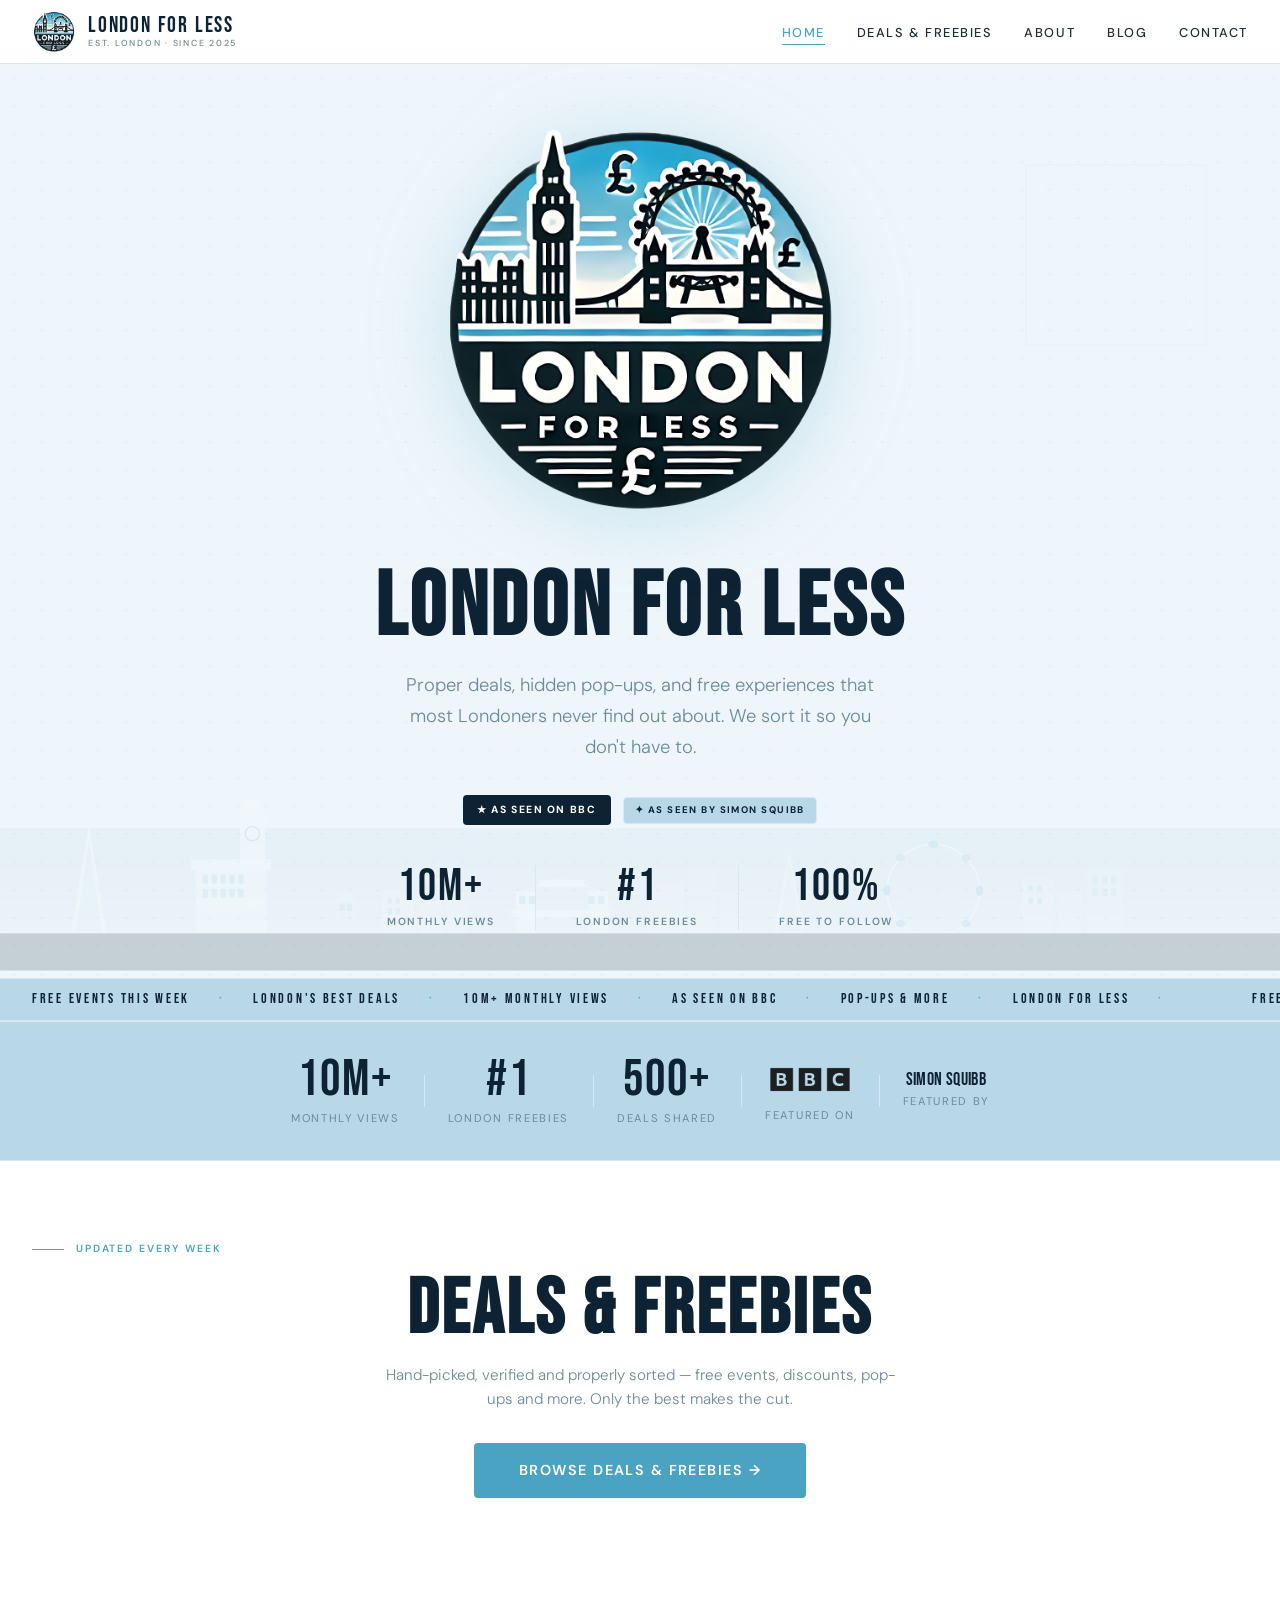
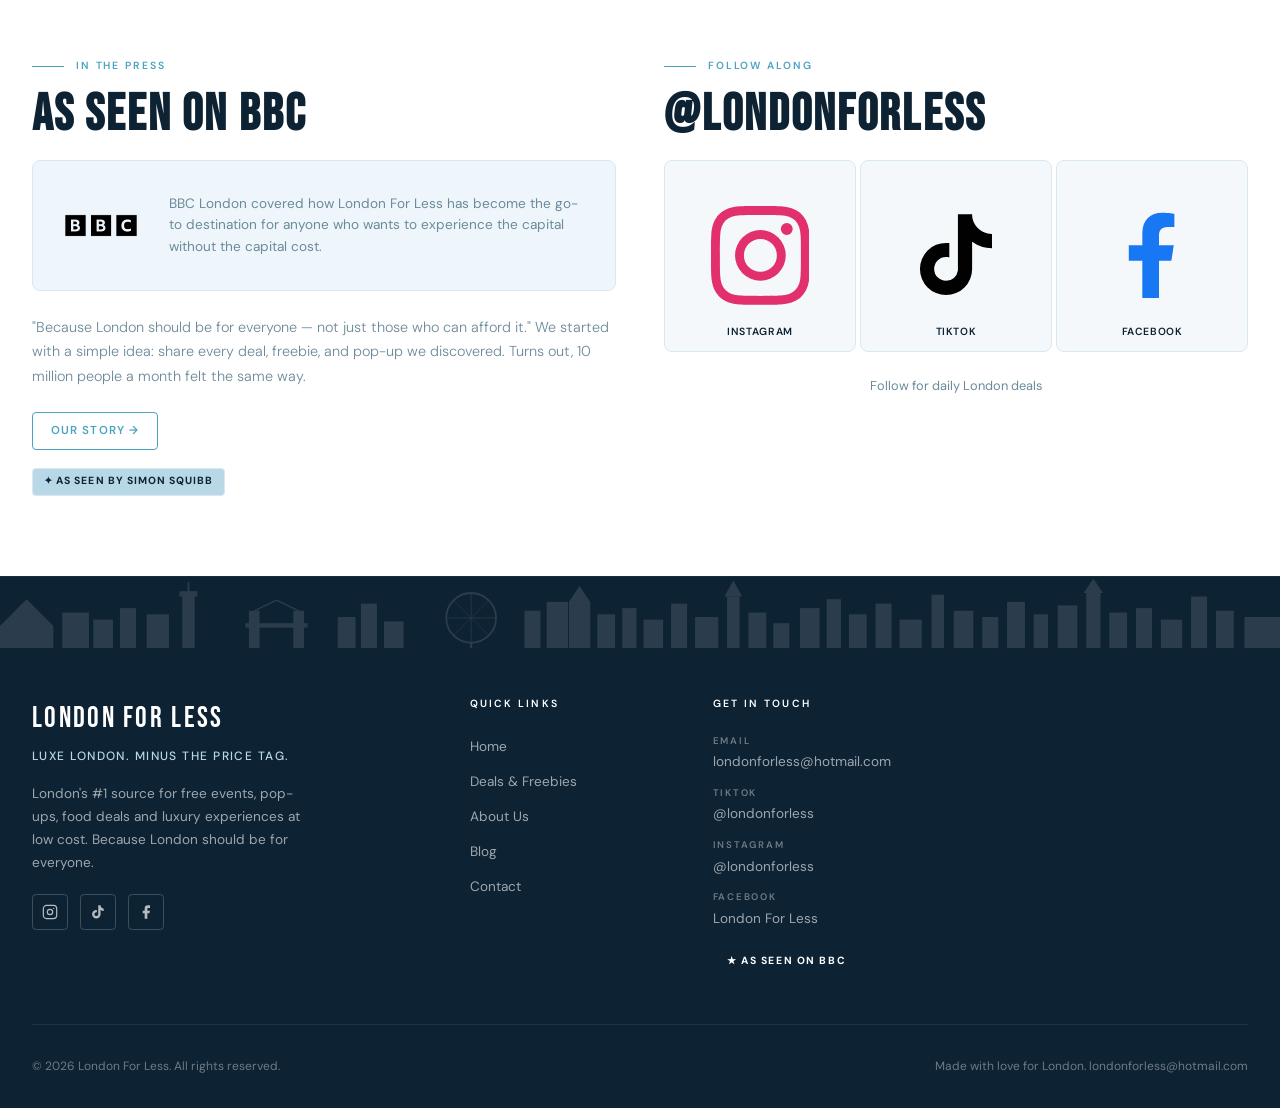
<file: index.html>
<!DOCTYPE html>
<html lang="en">
<head>
  <meta charset="UTF-8" />
  <meta name="viewport" content="width=device-width, initial-scale=1.0" />
  <title>London For Less — London's #1 Freebies, Pop-Ups & Food Deals</title>
  <meta name="description" content="London's #1 source for free events, pop-ups, food deals and luxury experiences at low cost. 10M+ monthly views. As seen on BBC." />
  <link rel="preconnect" href="https://fonts.googleapis.com" />
  <link rel="preconnect" href="https://fonts.gstatic.com" crossorigin />
  <link href="https://fonts.googleapis.com/css2?family=Bebas+Neue&family=Playfair+Display:ital,wght@0,400;0,700;0,900;1,400;1,700&family=DM+Sans:wght@300;400;500;600&display=swap" rel="stylesheet" />
  <link rel="stylesheet" href="styles.css" />
  <link rel="icon" href="logo-hd.png" type="image/png" />
</head>
<body>


<!-- ═══════════════════════════════════════
     NAVIGATION
════════════════════════════════════════ -->
<nav class="nav" role="navigation" aria-label="Main navigation">
  <div class="nav-inner">
    <a href="index.html" class="nav-logo" aria-label="London For Less home">
      <img src="logo-hd.png" alt="London For Less" class="nav-logo-badge" style="object-fit:contain;" />
      <div class="nav-logo-text">
        London For Less
        <span>Est. London · Since 2025</span>
      </div>
    </a>

    <ul class="nav-links" role="list">
      <li><a href="index.html" class="active">Home</a></li>
      <li><a href="deals.html">Deals &amp; Freebies</a></li>
      
      <li><a href="about.html">About</a></li>
      <li><a href="blog.html">Blog</a></li>
      <li><a href="contact.html">Contact</a></li>
    </ul>


    <button class="nav-hamburger" aria-label="Open menu" aria-expanded="false">
      <span></span><span></span><span></span>
    </button>
  </div>
</nav>

<!-- Mobile overlay nav -->
<div class="nav-mobile-overlay" role="dialog" aria-modal="true" aria-label="Mobile navigation">
  <a href="index.html">Home</a>
  <a href="deals.html">Deals &amp; Freebies</a>
  <a href="about.html">About</a>
  <a href="blog.html">Blog</a>
  <a href="contact.html">Contact</a>
</div>


<!-- ═══════════════════════════════════════
     HERO
════════════════════════════════════════ -->
<header class="hero" role="banner">
  <div class="hero-bg"></div>

  <!-- Dot grid decoration -->
  <div style="position:absolute;inset:0;background-image:radial-gradient(circle,rgba(75,163,195,0.08) 1px,transparent 1px);background-size:28px 28px;z-index:1;pointer-events:none;"></div>

  <!-- Geometric accent lines -->
  <svg style="position:absolute;top:10%;right:5%;width:200px;opacity:0.05;z-index:1;" viewBox="0 0 200 200" aria-hidden="true">
    <rect x="10" y="10" width="180" height="180" fill="none" stroke="#4BA3C3" stroke-width="1"/>
    <rect x="30" y="30" width="140" height="140" fill="none" stroke="#4BA3C3" stroke-width="0.5"/>
    <line x1="10" y1="10" x2="190" y2="190" stroke="#4BA3C3" stroke-width="0.5"/>
    <line x1="190" y1="10" x2="10" y2="190" stroke="#4BA3C3" stroke-width="0.5"/>
  </svg>

  <div class="hero-content" style="text-align:center;">
    <!-- Logo — centre stage -->
    <div class="fade-up" style="display:flex;justify-content:center;margin-bottom:2rem;">
      <img src="logo-hd.png" alt="London For Less" style="width:clamp(180px,35vw,420px);height:auto;filter:drop-shadow(0 8px 40px rgba(75,163,195,0.25));" />
    </div>

    <h1 class="t-display fade-up" style="font-size:clamp(2.8rem,7vw,6rem);color:var(--navy);line-height:1;margin-bottom:1rem;">
      London For Less
    </h1>

    <p class="fade-up" style="font-size:clamp(1rem,2vw,1.15rem);color:var(--muted);max-width:480px;margin:0 auto 2rem;font-weight:300;line-height:1.7;">
      Proper deals, hidden pop-ups, and free experiences that most Londoners never find out about. We sort it so you don't have to.
    </p>

    <div class="fade-up" style="display:flex;gap:0.75rem;align-items:center;justify-content:center;flex-wrap:wrap;margin-bottom:2.5rem;">
      <span class="badge badge-bbc">★ As Seen On BBC</span>
      <span class="badge" style="background:var(--sky-pale);color:var(--navy);border:1px solid var(--mid);">✦ As Seen By Simon Squibb</span>
    </div>

    <!-- Stats inline -->
    <div class="fade-up" style="display:inline-flex;gap:2.5rem;align-items:stretch;flex-wrap:wrap;justify-content:center;">
      <div>
        <div class="t-display" style="font-size:2.8rem;color:var(--navy);line-height:1;">10M+</div>
        <div class="t-label" style="color:var(--muted);margin-top:0.25rem;">Monthly Views</div>
      </div>
      <div class="hero-stat-divider"></div>
      <div>
        <div class="t-display" style="font-size:2.8rem;color:var(--navy);line-height:1;">#1</div>
        <div class="t-label" style="color:var(--muted);margin-top:0.25rem;">London Freebies</div>
      </div>
      <div class="hero-stat-divider"></div>
      <div>
        <div class="t-display" style="font-size:2.8rem;color:var(--navy);line-height:1;">100%</div>
        <div class="t-label" style="color:var(--muted);margin-top:0.25rem;">Free To Follow</div>
      </div>
    </div>
  </div>

  <!-- Full-width London skyline SVG -->
  <div class="hero-skyline" aria-hidden="true">
    <svg viewBox="0 0 1440 220" xmlns="http://www.w3.org/2000/svg" preserveAspectRatio="xMidYMax meet">
      <!-- Sky gradient -->
      <defs>
        <linearGradient id="skyGrad" x1="0" y1="0" x2="0" y2="1">
          <stop offset="0%" stop-color="#4BA3C3" stop-opacity="0.3"/>
          <stop offset="100%" stop-color="#0D2233" stop-opacity="0"/>
        </linearGradient>
      </defs>
      <rect y="60" width="1440" height="160" fill="url(#skyGrad)"/>

      <!-- Shard (far left) -->
      <polygon points="80,180 100,60 120,180" fill="white" opacity="0.7"/>
      <polygon points="85,180 100,70 115,180" fill="#4BA3C3" opacity="0.2"/>
      <line x1="100" y1="60" x2="80" y2="180" stroke="white" stroke-width="0.5"/>
      <line x1="100" y1="60" x2="120" y2="180" stroke="white" stroke-width="0.5"/>
      <line x1="82" y1="165" x2="118" y2="165" stroke="white" stroke-width="0.4" opacity="0.5"/>
      <line x1="84" y1="150" x2="116" y2="150" stroke="white" stroke-width="0.4" opacity="0.5"/>
      <line x1="86" y1="135" x2="114" y2="135" stroke="white" stroke-width="0.4" opacity="0.5"/>

      <!-- Big Ben & Parliament -->
      <rect x="220" y="100" width="80" height="80" fill="white" opacity="0.6"/>
      <rect x="215" y="95" width="90" height="12" fill="white" opacity="0.7"/>
      <!-- Parliament windows -->
      <rect x="228" y="112" width="6" height="10" fill="#4BA3C3" opacity="0.5"/>
      <rect x="238" y="112" width="6" height="10" fill="#4BA3C3" opacity="0.5"/>
      <rect x="248" y="112" width="6" height="10" fill="#4BA3C3" opacity="0.5"/>
      <rect x="258" y="112" width="6" height="10" fill="#4BA3C3" opacity="0.5"/>
      <rect x="268" y="112" width="6" height="10" fill="#4BA3C3" opacity="0.5"/>
      <rect x="228" y="128" width="6" height="10" fill="#4BA3C3" opacity="0.5"/>
      <rect x="238" y="128" width="6" height="10" fill="#4BA3C3" opacity="0.5"/>
      <rect x="248" y="128" width="6" height="10" fill="#4BA3C3" opacity="0.5"/>
      <rect x="258" y="128" width="6" height="10" fill="#4BA3C3" opacity="0.5"/>
      <rect x="268" y="128" width="6" height="10" fill="#4BA3C3" opacity="0.5"/>
      <!-- Big Ben tower -->
      <rect x="270" y="50" width="28" height="50" fill="white" opacity="0.8"/>
      <rect x="268" y="44" width="32" height="10" fill="white" opacity="0.85"/>
      <rect x="271" y="36" width="26" height="10" fill="white" opacity="0.9"/>
      <rect x="274" y="28" width="20" height="10" fill="white"/>
      <line x1="284" y1="28" x2="284" y2="16" stroke="white" stroke-width="2"/>
      <!-- Clock face -->
      <circle cx="284" cy="66" r="8" fill="none" stroke="#4BA3C3" stroke-width="1.5" opacity="0.8"/>

      <!-- Phone box accent -->
      <rect x="380" y="140" width="18" height="40" fill="none" stroke="white" stroke-width="1.2" opacity="0.6"/>
      <rect x="381" y="133" width="16" height="9" fill="white" opacity="0.3"/>
      <line x1="389" y1="141" x2="389" y2="180" stroke="white" stroke-width="0.5" opacity="0.4"/>
      <rect x="382" y="145" width="6" height="8" fill="#4BA3C3" opacity="0.4"/>
      <rect x="390" y="145" width="6" height="8" fill="#4BA3C3" opacity="0.4"/>

      <!-- Generic buildings mid-left -->
      <rect x="430" y="130" width="35" height="50" fill="white" opacity="0.4"/>
      <rect x="470" y="115" width="28" height="65" fill="white" opacity="0.35"/>
      <rect x="503" y="140" width="22" height="40" fill="white" opacity="0.3"/>
      <!-- Windows -->
      <rect x="436" y="138" width="5" height="7" fill="#4BA3C3" opacity="0.4"/>
      <rect x="445" y="138" width="5" height="7" fill="#4BA3C3" opacity="0.4"/>
      <rect x="436" y="150" width="5" height="7" fill="#4BA3C3" opacity="0.4"/>
      <rect x="445" y="150" width="5" height="7" fill="#4BA3C3" opacity="0.4"/>
      <rect x="476" y="123" width="5" height="7" fill="#4BA3C3" opacity="0.4"/>
      <rect x="486" y="123" width="5" height="7" fill="#4BA3C3" opacity="0.4"/>
      <rect x="476" y="135" width="5" height="7" fill="#4BA3C3" opacity="0.4"/>
      <rect x="486" y="135" width="5" height="7" fill="#4BA3C3" opacity="0.4"/>

      <!-- Tower Bridge (centre-left) -->
      <rect x="580" y="130" width="22" height="50" fill="white" opacity="0.75"/>
      <rect x="662" y="130" width="22" height="50" fill="white" opacity="0.75"/>
      <!-- Road deck -->
      <rect x="575" y="152" width="112" height="8" fill="white" opacity="0.65"/>
      <!-- Suspension cables -->
      <line x1="591" y1="130" x2="632" y2="115" stroke="white" stroke-width="1.2" opacity="0.7"/>
      <line x1="673" y1="130" x2="632" y2="115" stroke="white" stroke-width="1.2" opacity="0.7"/>
      <line x1="591" y1="130" x2="575" y2="152" stroke="white" stroke-width="0.8" stroke-dasharray="3,3" opacity="0.5"/>
      <line x1="673" y1="130" x2="687" y2="152" stroke="white" stroke-width="0.8" stroke-dasharray="3,3" opacity="0.5"/>
      <!-- Upper walkway -->
      <rect x="606" y="118" width="52" height="8" fill="white" opacity="0.5"/>
      <!-- Tower windows -->
      <rect x="584" y="136" width="7" height="9" fill="#4BA3C3" opacity="0.5"/>
      <rect x="595" y="136" width="7" height="9" fill="#4BA3C3" opacity="0.5"/>
      <rect x="662" y="136" width="7" height="9" fill="#4BA3C3" opacity="0.5"/>
      <rect x="673" y="136" width="7" height="9" fill="#4BA3C3" opacity="0.5"/>

      <!-- More cityscape mid -->
      <rect x="730" y="120" width="40" height="60" fill="white" opacity="0.3"/>
      <rect x="775" y="105" width="30" height="75" fill="white" opacity="0.25"/>
      <rect x="810" y="135" width="25" height="45" fill="white" opacity="0.3"/>

      <!-- Gherkin/Shard-2 -->
      <polygon points="870,180 888,85 906,180" fill="white" opacity="0.5"/>
      <polygon points="875,180 888,95 901,180" fill="#4BA3C3" opacity="0.15"/>
      <!-- Gherkin lines -->
      <line x1="873" y1="165" x2="903" y2="165" stroke="white" stroke-width="0.5" opacity="0.4"/>
      <line x1="876" y1="148" x2="900" y2="148" stroke="white" stroke-width="0.5" opacity="0.4"/>
      <line x1="879" y1="131" x2="897" y2="131" stroke="white" stroke-width="0.5" opacity="0.4"/>
      <line x1="882" y1="115" x2="894" y2="115" stroke="white" stroke-width="0.5" opacity="0.4"/>

      <!-- London Eye (right side) -->
      <circle cx="1050" cy="130" r="52" fill="none" stroke="white" stroke-width="2" opacity="0.8"/>
      <!-- Spokes -->
      <line x1="1050" y1="78" x2="1050" y2="182" stroke="white" stroke-width="0.8" opacity="0.5"/>
      <line x1="998" y1="130" x2="1102" y2="130" stroke="white" stroke-width="0.8" opacity="0.5"/>
      <line x1="1013" y1="93" x2="1087" y2="167" stroke="white" stroke-width="0.6" opacity="0.5"/>
      <line x1="1087" y1="93" x2="1013" y2="167" stroke="white" stroke-width="0.6" opacity="0.5"/>
      <line x1="1003" y1="112" x2="1097" y2="148" stroke="white" stroke-width="0.5" opacity="0.4"/>
      <line x1="1097" y1="112" x2="1003" y2="148" stroke="white" stroke-width="0.5" opacity="0.4"/>
      <!-- Pods -->
      <ellipse cx="1050" cy="78" rx="6" ry="4" fill="#4BA3C3" opacity="0.7"/>
      <ellipse cx="1050" cy="182" rx="6" ry="4" fill="#4BA3C3" opacity="0.7"/>
      <ellipse cx="998" cy="130" rx="4" ry="6" fill="#4BA3C3" opacity="0.7"/>
      <ellipse cx="1102" cy="130" rx="4" ry="6" fill="#4BA3C3" opacity="0.7"/>
      <ellipse cx="1013" cy="93" rx="5" ry="4" fill="#4BA3C3" opacity="0.6"/>
      <ellipse cx="1087" cy="93" rx="5" ry="4" fill="#4BA3C3" opacity="0.6"/>
      <ellipse cx="1013" cy="167" rx="5" ry="4" fill="#4BA3C3" opacity="0.6"/>
      <ellipse cx="1087" cy="167" rx="5" ry="4" fill="#4BA3C3" opacity="0.6"/>
      <!-- Support post -->
      <line x1="1050" y1="182" x2="1050" y2="210" stroke="white" stroke-width="3" opacity="0.7"/>
      <line x1="1030" y1="210" x2="1070" y2="210" stroke="white" stroke-width="2" opacity="0.5"/>

      <!-- More buildings far right -->
      <rect x="1150" y="115" width="35" height="65" fill="white" opacity="0.35"/>
      <rect x="1190" y="130" width="28" height="50" fill="white" opacity="0.3"/>
      <rect x="1223" y="105" width="40" height="75" fill="white" opacity="0.28"/>
      <!-- Windows -->
      <rect x="1157" y="124" width="5" height="7" fill="#4BA3C3" opacity="0.5"/>
      <rect x="1167" y="124" width="5" height="7" fill="#4BA3C3" opacity="0.5"/>
      <rect x="1157" y="138" width="5" height="7" fill="#4BA3C3" opacity="0.5"/>
      <rect x="1167" y="138" width="5" height="7" fill="#4BA3C3" opacity="0.5"/>
      <rect x="1229" y="114" width="6" height="8" fill="#4BA3C3" opacity="0.4"/>
      <rect x="1240" y="114" width="6" height="8" fill="#4BA3C3" opacity="0.4"/>
      <rect x="1250" y="114" width="6" height="8" fill="#4BA3C3" opacity="0.4"/>
      <rect x="1229" y="128" width="6" height="8" fill="#4BA3C3" opacity="0.4"/>
      <rect x="1240" y="128" width="6" height="8" fill="#4BA3C3" opacity="0.4"/>
      <rect x="1250" y="128" width="6" height="8" fill="#4BA3C3" opacity="0.4"/>

      <!-- Ground -->
      <rect x="0" y="178" width="1440" height="42" fill="#0D2233"/>
      <line x1="0" y1="178" x2="1440" y2="178" stroke="white" stroke-width="1" opacity="0.25"/>

      <!-- Thames reflections -->
      <line x1="0" y1="185" x2="300" y2="185" stroke="#4BA3C3" stroke-width="0.5" opacity="0.2"/>
      <line x1="350" y1="190" x2="700" y2="190" stroke="#4BA3C3" stroke-width="0.5" opacity="0.15"/>
      <line x1="800" y1="185" x2="1200" y2="185" stroke="#4BA3C3" stroke-width="0.5" opacity="0.2"/>
    </svg>
  </div>
</header>


<!-- ═══════════════════════════════════════
     MARQUEE TICKER
════════════════════════════════════════ -->
<div class="marquee-wrap" aria-hidden="true">
  <div class="marquee-inner">
    <span>FREE EVENTS THIS WEEK <em>·</em> LONDON'S BEST DEALS <em>·</em> 10M+ MONTHLY VIEWS <em>·</em> AS SEEN ON BBC <em>·</em> POP-UPS &amp; MORE <em>·</em> LONDON FOR LESS <em>·</em></span>
    <span>FREE EVENTS THIS WEEK <em>·</em> LONDON'S BEST DEALS <em>·</em> 10M+ MONTHLY VIEWS <em>·</em> AS SEEN ON BBC <em>·</em> POP-UPS &amp; MORE <em>·</em> LONDON FOR LESS <em>·</em></span>
  </div>
</div>


<!-- ═══════════════════════════════════════
     STATS BAR
════════════════════════════════════════ -->
<div class="stats-bar">
  <div class="container">
    <div class="stats-inner stagger">
      <div class="stat-item">
        <div class="stat-number">10M+</div>
        <div class="stat-label">Monthly Views</div>
      </div>
      <div class="stat-item">
        <div class="stat-number">#1</div>
        <div class="stat-label">London Freebies</div>
      </div>
      <div class="stat-item">
        <div class="stat-number">500+</div>
        <div class="stat-label">Deals Shared</div>
      </div>
      <div class="stat-item">
        <div class="stat-number" style="display:flex;align-items:center;justify-content:center;">
          <img src="BBC-Logo.png" alt="BBC" class="stat-bbc-logo" />
        </div>
        <div class="stat-label">Featured On</div>
      </div>
      <div class="stat-item">
        <div class="stat-number" style="font-size:1.1rem;letter-spacing:0.02em;">Simon Squibb</div>
        <div class="stat-label">Featured By</div>
      </div>
    </div>
  </div>
</div>


<!-- ═══════════════════════════════════════
     DEALS CTA
════════════════════════════════════════ -->
<section class="section" aria-labelledby="deals-cta-heading">
  <div class="container" style="text-align:center;">
    <div class="section-label fade-up">
      <span class="t-label" style="color:var(--sky);">Updated Every Week</span>
    </div>
    <h2 id="deals-cta-heading" class="t-display fade-up" style="font-size:clamp(2.5rem,6vw,5rem);color:var(--navy);margin-bottom:1rem;">
      Deals &amp; Freebies
    </h2>
    <p class="fade-up" style="color:var(--muted);font-size:0.95rem;margin-bottom:var(--space-md);font-weight:300;max-width:520px;margin-left:auto;margin-right:auto;">
      Hand-picked, verified and properly sorted — free events, discounts, pop-ups and more. Only the best makes the cut.
    </p>
    <div class="fade-up">
      <a href="deals.html" class="btn btn-primary" style="padding:1rem 2.8rem;font-size:0.9rem;">Browse Deals &amp; Freebies →</a>
    </div>
    <div style="display:none;">
    <div class="card-grid stagger">
      <!-- Card 1 -->
      <article class="deal-card" data-category="free">
        <div class="deal-card-visual" style="background:linear-gradient(160deg,#081829 0%,#0e1f35 60%,#0a2240 100%);">
          <svg viewBox="0 0 300 200" xmlns="http://www.w3.org/2000/svg" aria-hidden="true">
            <!-- Sky glow -->
            <ellipse cx="150" cy="60" rx="100" ry="40" fill="#4BA3C3" opacity="0.06"/>
            <!-- British Museum — full neoclassical facade -->
            <!-- Main body -->
            <rect x="30" y="110" width="240" height="80" fill="white" opacity="0.12"/>
            <!-- Cornice / frieze -->
            <rect x="24" y="104" width="252" height="10" fill="white" opacity="0.22"/>
            <!-- 8 columns -->
            <rect x="38"  y="68" width="11" height="38" fill="white" opacity="0.38" rx="1"/>
            <rect x="56"  y="68" width="11" height="38" fill="white" opacity="0.38" rx="1"/>
            <rect x="74"  y="68" width="11" height="38" fill="white" opacity="0.38" rx="1"/>
            <rect x="92"  y="68" width="11" height="38" fill="white" opacity="0.38" rx="1"/>
            <rect x="185" y="68" width="11" height="38" fill="white" opacity="0.38" rx="1"/>
            <rect x="203" y="68" width="11" height="38" fill="white" opacity="0.38" rx="1"/>
            <rect x="221" y="68" width="11" height="38" fill="white" opacity="0.38" rx="1"/>
            <rect x="239" y="68" width="11" height="38" fill="white" opacity="0.38" rx="1"/>
            <!-- Pediment triangle -->
            <polygon points="24,68 150,26 276,68" fill="none" stroke="white" stroke-width="1.8" opacity="0.5"/>
            <polygon points="40,68 150,38 260,68" fill="white" opacity="0.06"/>
            <!-- Pediment sculpture hinting -->
            <ellipse cx="150" cy="52" rx="18" ry="10" fill="white" opacity="0.08"/>
            <!-- Front steps -->
            <rect x="20"  y="188" width="260" height="6"  fill="white" opacity="0.14"/>
            <rect x="24"  y="182" width="252" height="6"  fill="white" opacity="0.10"/>
            <!-- Central door arch -->
            <rect x="135" y="130" width="30" height="50" rx="1" fill="#4BA3C3" opacity="0.18"/>
            <path d="M135 130 Q150 112 165 130" fill="#4BA3C3" opacity="0.18"/>
            <!-- Wing windows -->
            <rect x="50"  y="122" width="18" height="24" fill="#4BA3C3" opacity="0.22" rx="1"/>
            <rect x="76"  y="122" width="18" height="24" fill="#4BA3C3" opacity="0.22" rx="1"/>
            <rect x="102" y="122" width="18" height="24" fill="#4BA3C3" opacity="0.22" rx="1"/>
            <rect x="162" y="122" width="18" height="24" fill="#4BA3C3" opacity="0.22" rx="1"/>
            <rect x="188" y="122" width="18" height="24" fill="#4BA3C3" opacity="0.22" rx="1"/>
            <rect x="214" y="122" width="18" height="24" fill="#4BA3C3" opacity="0.22" rx="1"/>
            <!-- "FREE" watermark -->
            <text x="150" y="165" text-anchor="middle" font-family="'Bebas Neue',sans-serif" font-size="48" fill="#5bd98a" opacity="0.07" letter-spacing="6">FREE</text>
          </svg>
        </div>
        <div class="deal-card-body">
          <div class="deal-card-tags">
            <span class="badge badge-free">Free</span>
            <span class="badge badge-popup">Culture</span>
          </div>
          <h3 class="deal-card-title">British Museum — Free All Year</h3>
          <p class="deal-card-desc">World-class artefacts spanning 2 million years of human history. Walk in with nothing but your curiosity. No booking required on weekdays.</p>
          <div class="deal-card-footer">
            <span class="deal-savings">FREE Entry</span>
            <a href="deals.html" class="btn btn-primary">See Details</a>
          </div>
        </div>
      </article>

      <!-- Card 2 -->
      <article class="deal-card" data-category="food">
        <div class="deal-card-visual" style="background:linear-gradient(160deg,#1a0608 0%,#260a10 50%,#1e0c14 100%);">
          <svg viewBox="0 0 300 200" xmlns="http://www.w3.org/2000/svg" aria-hidden="true">
            <!-- Ambient glow -->
            <ellipse cx="150" cy="100" rx="80" ry="60" fill="#ff6b4a" opacity="0.04"/>
            <!-- Champagne flute left -->
            <path d="M88 40 L76 130 L100 130 Z" fill="none" stroke="white" stroke-width="1.5" opacity="0.4"/>
            <rect x="82" y="128" width="12" height="4" fill="white" opacity="0.35"/>
            <rect x="85" y="132" width="6" height="20" fill="white" opacity="0.3"/>
            <rect x="80" y="150" width="16" height="3" fill="white" opacity="0.3"/>
            <!-- Bubbles left -->
            <circle cx="88" cy="80" r="1.5" fill="white" opacity="0.3"/>
            <circle cx="92" cy="65" r="1" fill="white" opacity="0.25"/>
            <circle cx="85" cy="95" r="1" fill="white" opacity="0.2"/>
            <!-- Champagne flute right -->
            <path d="M212 40 L200 130 L224 130 Z" fill="none" stroke="white" stroke-width="1.5" opacity="0.4"/>
            <rect x="206" y="128" width="12" height="4" fill="white" opacity="0.35"/>
            <rect x="209" y="132" width="6" height="20" fill="white" opacity="0.3"/>
            <rect x="204" y="150" width="16" height="3" fill="white" opacity="0.3"/>
            <!-- Bubbles right -->
            <circle cx="212" cy="78" r="1.5" fill="white" opacity="0.3"/>
            <circle cx="216" cy="92" r="1" fill="white" opacity="0.25"/>
            <circle cx="208" cy="62" r="1" fill="white" opacity="0.2"/>
            <!-- Central plate -->
            <ellipse cx="150" cy="140" rx="38" ry="8" fill="none" stroke="white" stroke-width="1.2" opacity="0.3"/>
            <ellipse cx="150" cy="138" rx="28" ry="5" fill="white" opacity="0.08"/>
            <!-- Fork -->
            <line x1="134" y1="80" x2="134" y2="135" stroke="white" stroke-width="1.4" opacity="0.4"/>
            <line x1="130" y1="80" x2="130" y2="95" stroke="white" stroke-width="1" opacity="0.3"/>
            <line x1="134" y1="80" x2="134" y2="95" stroke="white" stroke-width="1" opacity="0.3"/>
            <line x1="138" y1="80" x2="138" y2="95" stroke="white" stroke-width="1" opacity="0.3"/>
            <!-- Knife -->
            <line x1="166" y1="78" x2="166" y2="135" stroke="white" stroke-width="1.4" opacity="0.4"/>
            <path d="M166 78 Q172 88 166 98" fill="none" stroke="white" stroke-width="1" opacity="0.3"/>
            <!-- Food on plate hint -->
            <ellipse cx="150" cy="126" rx="18" ry="10" fill="#ff6b4a" opacity="0.12"/>
            <!-- Label -->
            <text x="150" y="175" text-anchor="middle" font-family="'Bebas Neue',sans-serif" font-size="14" fill="white" opacity="0.15" letter-spacing="4">BOTTOMLESS BRUNCH</text>
          </svg>
        </div>
        <div class="deal-card-body">
          <div class="deal-card-tags">
            <span class="badge badge-food">Food</span>
            <span class="badge badge-discount">50% Off</span>
          </div>
          <h3 class="deal-card-title">Bottomless Brunch — Shoreditch</h3>
          <p class="deal-card-desc">All-you-can-drink prosecco plus full brunch plates at one of East London's most-loved spots. Boujee vibes, budget price — sorted.</p>
          <div class="deal-card-footer">
            <span class="deal-savings">Save £28</span>
            <a href="deals.html" class="btn btn-primary">Grab Deal</a>
          </div>
        </div>
      </article>

      <!-- Card 3 -->
      <article class="deal-card" data-category="popup">
        <div class="deal-card-visual" style="background:linear-gradient(160deg,#080c18 0%,#0c1428 60%,#0a1830 100%);">
          <svg viewBox="0 0 300 200" xmlns="http://www.w3.org/2000/svg" aria-hidden="true">
            <!-- Sky & Thames glow -->
            <ellipse cx="150" cy="30" rx="120" ry="30" fill="#4BA3C3" opacity="0.05"/>
            <rect x="0" y="155" width="300" height="20" fill="#4BA3C3" opacity="0.06"/>
            <!-- Tower Bridge silhouette in background -->
            <rect x="95"  y="70" width="16" height="85" fill="white" opacity="0.18"/>
            <rect x="189" y="70" width="16" height="85" fill="white" opacity="0.18"/>
            <rect x="88"  y="105" width="124" height="7" fill="white" opacity="0.22"/>
            <!-- Bridge cables -->
            <line x1="103" y1="70" x2="150" y2="48" stroke="white" stroke-width="1.2" opacity="0.25"/>
            <line x1="197" y1="70" x2="150" y2="48" stroke="white" stroke-width="1.2" opacity="0.25"/>
            <rect x="138" y="48" width="24" height="10" fill="white" opacity="0.18"/>
            <!-- Hanging cable verticals -->
            <line x1="118" y1="52" x2="103" y2="105" stroke="white" stroke-width="0.7" opacity="0.15" stroke-dasharray="3,3"/>
            <line x1="130" y1="48" x2="118" y2="105" stroke="white" stroke-width="0.7" opacity="0.15" stroke-dasharray="3,3"/>
            <line x1="170" y1="48" x2="182" y2="105" stroke="white" stroke-width="0.7" opacity="0.15" stroke-dasharray="3,3"/>
            <line x1="182" y1="52" x2="197" y2="105" stroke="white" stroke-width="0.7" opacity="0.15" stroke-dasharray="3,3"/>
            <!-- Market stalls in foreground -->
            <rect x="18"  y="128" width="52" height="40" fill="white" opacity="0.12"/>
            <polygon points="14,128 44,108 74,128" fill="white" opacity="0.22"/>
            <!-- Stall striping -->
            <line x1="14" y1="128" x2="74" y2="128" stroke="white" stroke-width="1.5" opacity="0.4"/>
            <rect x="20"  y="136" width="8" height="10" fill="#b088f5" opacity="0.25"/>
            <rect x="32"  y="136" width="8" height="10" fill="#b088f5" opacity="0.25"/>
            <rect x="44"  y="136" width="8" height="10" fill="#b088f5" opacity="0.25"/>
            <!-- Stall 2 -->
            <rect x="82"  y="122" width="56" height="46" fill="white" opacity="0.10"/>
            <polygon points="78,122 110,100 142,122" fill="white" opacity="0.2"/>
            <line x1="78" y1="122" x2="142" y2="122" stroke="white" stroke-width="1.5" opacity="0.35"/>
            <rect x="88"  y="132" width="9" height="12" fill="#ff8a6b" opacity="0.2"/>
            <rect x="102" y="132" width="9" height="12" fill="#ff8a6b" opacity="0.2"/>
            <rect x="116" y="132" width="9" height="12" fill="#ff8a6b" opacity="0.2"/>
            <!-- Stall 3 -->
            <rect x="158" y="126" width="52" height="42" fill="white" opacity="0.10"/>
            <polygon points="154,126 184,106 214,126" fill="white" opacity="0.2"/>
            <line x1="154" y1="126" x2="214" y2="126" stroke="white" stroke-width="1.5" opacity="0.35"/>
            <!-- People silhouettes -->
            <ellipse cx="58" cy="160" rx="5" ry="7" fill="white" opacity="0.2"/>
            <rect x="55" y="167" width="6" height="10" fill="white" opacity="0.15"/>
            <ellipse cx="130" cy="158" rx="5" ry="7" fill="white" opacity="0.2"/>
            <rect x="127" y="165" width="6" height="10" fill="white" opacity="0.15"/>
            <!-- Ground line / Thames -->
            <line x1="0" y1="170" x2="300" y2="170" stroke="white" stroke-width="0.8" opacity="0.18"/>
          </svg>
        </div>
        <div class="deal-card-body">
          <div class="deal-card-tags">
            <span class="badge badge-popup">Pop-Up</span>
            <span class="badge badge-free">Free Entry</span>
          </div>
          <h3 class="deal-card-title">Street Food Market — South Bank</h3>
          <p class="deal-card-desc">50+ independent food stalls with views of the Thames. Global street food from £3 a plate, riverside vibes included at no extra charge.</p>
          <div class="deal-card-footer">
            <span class="deal-savings">From £3</span>
            <a href="deals.html" class="btn btn-primary">See Details</a>
          </div>
        </div>
      </article>

      <!-- Card 4 -->
      <article class="deal-card" data-category="entertainment">
        <div class="deal-card-visual" style="background:linear-gradient(160deg,#061208 0%,#0a1e0c 60%,#08180a 100%);">
          <svg viewBox="0 0 300 200" xmlns="http://www.w3.org/2000/svg" aria-hidden="true">
            <!-- Night sky glow -->
            <ellipse cx="150" cy="50" rx="120" ry="50" fill="#a8d46f" opacity="0.04"/>
            <!-- Moon -->
            <circle cx="240" cy="30" r="14" fill="white" opacity="0.12"/>
            <circle cx="246" cy="26" r="12" fill="#08180a" opacity="0.9"/>
            <!-- Stars -->
            <circle cx="60" cy="22" r="1.2" fill="white" opacity="0.4"/>
            <circle cx="110" cy="15" r="1" fill="white" opacity="0.35"/>
            <circle cx="170" cy="20" r="1.5" fill="white" opacity="0.3"/>
            <circle cx="210" cy="35" r="1" fill="white" opacity="0.3"/>
            <circle cx="80" cy="38" r="0.8" fill="white" opacity="0.4"/>
            <!-- Open-air stage -->
            <rect x="80" y="108" width="140" height="8" fill="white" opacity="0.3" rx="1"/>
            <rect x="88" y="88" width="124" height="22" fill="white" opacity="0.1"/>
            <!-- Stage arch / bandshell -->
            <path d="M88 108 Q150 58 212 108" fill="none" stroke="white" stroke-width="1.8" opacity="0.35"/>
            <path d="M100 108 Q150 70 200 108" fill="white" opacity="0.06"/>
            <!-- Stage curtains hint -->
            <path d="M88 108 Q88 78 100 68" fill="none" stroke="white" stroke-width="1" opacity="0.2"/>
            <path d="M212 108 Q212 78 200 68" fill="none" stroke="white" stroke-width="1" opacity="0.2"/>
            <!-- Performer silhouette -->
            <ellipse cx="150" cy="95" rx="5" ry="6" fill="white" opacity="0.45"/>
            <rect x="147" y="101" width="6" height="12" fill="white" opacity="0.4"/>
            <!-- Mic stand -->
            <line x1="150" y1="86" x2="150" y2="78" stroke="white" stroke-width="1" opacity="0.5"/>
            <ellipse cx="150" cy="77" rx="3" ry="4" fill="white" opacity="0.4"/>
            <!-- Music notes floating -->
            <text x="195" y="75" font-size="14" fill="white" opacity="0.2">♪</text>
            <text x="88" y="70" font-size="12" fill="white" opacity="0.18">♫</text>
            <text x="220" y="92" font-size="10" fill="white" opacity="0.15">♪</text>
            <!-- Audience silhouettes -->
            <ellipse cx="100" cy="132" rx="8"  ry="9"  fill="white" opacity="0.22"/>
            <ellipse cx="120" cy="128" rx="8"  ry="9"  fill="white" opacity="0.25"/>
            <ellipse cx="140" cy="130" rx="8"  ry="9"  fill="white" opacity="0.22"/>
            <ellipse cx="160" cy="127" rx="8"  ry="9"  fill="white" opacity="0.25"/>
            <ellipse cx="180" cy="130" rx="8"  ry="9"  fill="white" opacity="0.22"/>
            <ellipse cx="200" cy="133" rx="7"  ry="8"  fill="white" opacity="0.2"/>
            <!-- Grass / ground -->
            <rect x="0"   y="145" width="300" height="20" fill="white" opacity="0.06"/>
            <!-- Park trees flanking -->
            <ellipse cx="28" cy="120" rx="22" ry="28" fill="white" opacity="0.1"/>
            <rect x="25" y="118" width="6" height="30" fill="white" opacity="0.12"/>
            <ellipse cx="272" cy="118" rx="22" ry="28" fill="white" opacity="0.1"/>
            <rect x="269" y="116" width="6" height="30" fill="white" opacity="0.12"/>
            <!-- Ground label -->
            <text x="150" y="178" text-anchor="middle" font-family="'Bebas Neue',sans-serif" font-size="13" fill="white" opacity="0.12" letter-spacing="4">HYDE PARK</text>
          </svg>
        </div>
        <div class="deal-card-body">
          <div class="deal-card-tags">
            <span class="badge badge-discount">Entertainment</span>
            <span class="badge badge-free">Free</span>
          </div>
          <h3 class="deal-card-title">Summer Concerts in Hyde Park</h3>
          <p class="deal-card-desc">Free outdoor performances every Thursday through August. Bring a picnic, grab a glass of something cold, and settle in. Well worth it.</p>
          <div class="deal-card-footer">
            <span class="deal-savings">FREE Entry</span>
            <a href="deals.html" class="btn btn-primary">View Events</a>
          </div>
        </div>
      </article>
    </div>
    </div>
  </div>
</section>


<!-- ═══════════════════════════════════════
     BBC FEATURE + SOCIAL TEASER
════════════════════════════════════════ -->
<section class="section">
  <div class="container">
    <div class="grid-2col">

      <!-- BBC / Media Block -->
      <div class="fade-up">
        <div class="section-label">
          <span class="t-label" style="color:var(--sky);">In The Press</span>
        </div>
        <h2 class="t-display" style="font-size:clamp(2rem,4vw,3.5rem);color:var(--navy);margin-bottom:1.25rem;">
          As Seen On BBC
        </h2>
        <div class="media-block">
          <img src="BBC-Logo.png" alt="BBC" class="media-logo" style="width:72px;height:auto;object-fit:contain;background:transparent;filter:brightness(0);" />
          <div class="media-text">
            <p>BBC London covered how London For Less has become the go-to destination for anyone who wants to experience the capital without the capital cost.</p>
          </div>
        </div>
        <div style="margin-top:1.5rem;">
          <p style="font-size:0.9rem;color:var(--muted);line-height:1.7;font-weight:300;">
            "Because London should be for everyone — not just those who can afford it." We started with a simple idea: share every deal, freebie, and pop-up we discovered. Turns out, 10 million people a month felt the same way.
          </p>
        </div>
        <div style="margin-top:1.5rem;">
          <a href="about.html" class="btn btn-ghost">Our Story →</a>
        </div>
        <div style="margin-top:1rem;">
          <span class="badge" style="background:var(--sky-pale);color:var(--navy);border:1px solid var(--mid);font-size:0.65rem;letter-spacing:0.1em;">✦ AS SEEN BY SIMON SQUIBB</span>
        </div>
      </div>

      <!-- Social teaser -->
      <div class="fade-up">
        <div class="section-label">
          <span class="t-label" style="color:var(--sky);">Follow Along</span>
        </div>
        <h2 class="t-display" style="font-size:clamp(2rem,4vw,3.5rem);color:var(--navy);margin-bottom:1.25rem;">
          @LondonForLess
        </h2>
        <div class="social-teaser">
          <!-- Tile 1 — Instagram -->
          <a href="https://www.instagram.com/londonforless" target="_blank" rel="noopener" class="social-tile" aria-label="Follow on Instagram">
            <svg viewBox="0 0 24 24" xmlns="http://www.w3.org/2000/svg" aria-hidden="true" style="width:52%;height:52%;">
              <path fill="#E1306C" d="M12 2.163c3.204 0 3.584.012 4.85.07 3.252.148 4.771 1.691 4.919 4.919.058 1.265.069 1.645.069 4.849 0 3.205-.012 3.584-.069 4.849-.149 3.225-1.664 4.771-4.919 4.919-1.266.058-1.644.07-4.85.07-3.204 0-3.584-.012-4.849-.07-3.26-.149-4.771-1.699-4.919-4.92-.058-1.265-.07-1.644-.07-4.849 0-3.204.013-3.583.07-4.849.149-3.227 1.664-4.771 4.919-4.919 1.266-.057 1.645-.069 4.849-.069zM12 0C8.741 0 8.333.014 7.053.072 2.695.272.273 2.69.073 7.052.014 8.333 0 8.741 0 12c0 3.259.014 3.668.072 4.948.2 4.358 2.618 6.78 6.98 6.98C8.333 23.986 8.741 24 12 24c3.259 0 3.668-.014 4.948-.072 4.354-.2 6.782-2.618 6.979-6.98.059-1.28.073-1.689.073-4.948 0-3.259-.014-3.667-.072-4.947-.196-4.354-2.617-6.78-6.979-6.98C15.668.014 15.259 0 12 0zm0 5.838a6.162 6.162 0 100 12.324 6.162 6.162 0 000-12.324zM12 16a4 4 0 110-8 4 4 0 010 8zm6.406-11.845a1.44 1.44 0 100 2.881 1.44 1.44 0 000-2.881z"/>
            </svg>
            <span style="position:absolute;bottom:10px;left:0;right:0;text-align:center;color:var(--navy);font-size:0.65rem;font-family:'DM Sans',sans-serif;font-weight:600;letter-spacing:0.06em;text-transform:uppercase;">Instagram</span>
          </a>
          <!-- Tile 2 — TikTok -->
          <a href="https://www.tiktok.com/@londonforless" target="_blank" rel="noopener" class="social-tile" aria-label="Follow on TikTok">
            <svg viewBox="0 0 24 24" xmlns="http://www.w3.org/2000/svg" aria-hidden="true" style="width:52%;height:52%;">
              <path fill="#010101" d="M19.59 6.69a4.83 4.83 0 01-3.77-4.25V2h-3.45v13.67a2.89 2.89 0 01-2.88 2.5 2.89 2.89 0 01-2.89-2.89 2.89 2.89 0 012.89-2.89c.28 0 .54.04.79.1V9.01a6.33 6.33 0 00-.79-.05 6.34 6.34 0 00-6.34 6.34 6.34 6.34 0 006.34 6.34 6.34 6.34 0 006.33-6.34V8.69a8.22 8.22 0 004.83 1.56V6.79a4.85 4.85 0 01-1.06-.1z"/>
            </svg>
            <span style="position:absolute;bottom:10px;left:0;right:0;text-align:center;color:var(--navy);font-size:0.65rem;font-family:'DM Sans',sans-serif;font-weight:600;letter-spacing:0.06em;text-transform:uppercase;">TikTok</span>
          </a>
          <!-- Tile 3 — Facebook -->
          <a href="https://www.facebook.com/share/1DeWoeQyPM" target="_blank" rel="noopener" class="social-tile" aria-label="Follow on Facebook">
            <svg viewBox="0 0 320 512" xmlns="http://www.w3.org/2000/svg" aria-hidden="true" style="width:28%;height:52%;">
              <path fill="#1877F2" d="M279.14 288l14.22-92.66h-88.91v-60.13c0-25.35 12.42-50.06 52.24-50.06h40.42V6.26S260.43 0 225.36 0c-73.22 0-121.08 44.38-121.08 124.72v70.62H22.89V288h81.39v224h100.17V288z"/>
            </svg>
            <span style="position:absolute;bottom:10px;left:0;right:0;text-align:center;color:var(--navy);font-size:0.65rem;font-family:'DM Sans',sans-serif;font-weight:600;letter-spacing:0.06em;text-transform:uppercase;">Facebook</span>
          </a>
        </div>
        <div style="margin-top:1.25rem;text-align:center;">
          <span style="font-size:0.8rem;color:var(--muted);">Follow for daily London deals</span>
        </div>
      </div>
    </div>
  </div>
</section>








<!-- ═══════════════════════════════════════
     FOOTER
════════════════════════════════════════ -->
<footer class="footer" role="contentinfo">
  <!-- Skyline decoration -->
  <svg class="footer-skyline" viewBox="0 0 1440 80" xmlns="http://www.w3.org/2000/svg" aria-hidden="true">
    <rect x="0" y="55" width="60" height="25" fill="white"/>
    <polygon points="0,55 30,25 60,55" fill="white"/>
    <rect x="70" y="40" width="30" height="40" fill="white"/>
    <rect x="105" y="48" width="22" height="32" fill="white"/>
    <rect x="135" y="35" width="18" height="45" fill="white"/>
    <rect x="165" y="42" width="25" height="38" fill="white"/>
    <!-- Big Ben -->
    <rect x="205" y="20" width="14" height="60" fill="white"/>
    <rect x="202" y="16" width="20" height="6" fill="white"/>
    <line x1="212" y1="16" x2="212" y2="6" stroke="white" stroke-width="2"/>
    <!-- Tower Bridge -->
    <rect x="280" y="38" width="12" height="42" fill="white"/>
    <rect x="330" y="38" width="12" height="42" fill="white"/>
    <rect x="276" y="52" width="70" height="5" fill="white"/>
    <line x1="286" y1="38" x2="311" y2="26" stroke="white" stroke-width="1.5"/>
    <line x1="336" y1="38" x2="311" y2="26" stroke="white" stroke-width="1.5"/>
    <!-- More buildings -->
    <rect x="380" y="45" width="20" height="35" fill="white"/>
    <rect x="406" y="30" width="18" height="50" fill="white"/>
    <rect x="432" y="50" width="22" height="30" fill="white"/>
    <!-- London Eye -->
    <circle cx="530" cy="46" r="28" fill="none" stroke="white" stroke-width="2"/>
    <line x1="530" y1="18" x2="530" y2="74" stroke="white" stroke-width="0.8"/>
    <line x1="502" y1="46" x2="558" y2="46" stroke="white" stroke-width="0.8"/>
    <line x1="510" y1="26" x2="550" y2="66" stroke="white" stroke-width="0.6"/>
    <line x1="550" y1="26" x2="510" y2="66" stroke="white" stroke-width="0.6"/>
    <line x1="530" y1="74" x2="530" y2="80" stroke="white" stroke-width="2.5"/>
    <!-- More right -->
    <rect x="590" y="38" width="18" height="42" fill="white"/>
    <rect x="615" y="28" width="24" height="52" fill="white"/>
    <polygon points="640,28 652,10 664,28" fill="white"/>
    <rect x="640" y="28" width="24" height="52" fill="white"/>
    <rect x="672" y="42" width="20" height="38" fill="white"/>
    <rect x="700" y="35" width="16" height="45" fill="white"/>
    <rect x="724" y="48" width="22" height="32" fill="white"/>
    <rect x="755" y="30" width="18" height="50" fill="white"/>
    <rect x="782" y="45" width="26" height="35" fill="white"/>
    <rect x="818" y="22" width="14" height="58" fill="white"/>
    <polygon points="815,22 825,4 835,22" fill="white"/>
    <rect x="842" y="40" width="20" height="40" fill="white"/>
    <rect x="870" y="52" width="18" height="28" fill="white"/>
    <rect x="900" y="35" width="22" height="45" fill="white"/>
    <rect x="930" y="25" width="16" height="55" fill="white"/>
    <rect x="955" y="42" width="20" height="38" fill="white"/>
    <rect x="985" y="30" width="18" height="50" fill="white"/>
    <rect x="1012" y="48" width="25" height="32" fill="white"/>
    <rect x="1048" y="20" width="14" height="60" fill="white"/>
    <rect x="1073" y="38" width="22" height="42" fill="white"/>
    <rect x="1105" y="45" width="18" height="35" fill="white"/>
    <rect x="1133" y="28" width="20" height="52" fill="white"/>
    <rect x="1163" y="42" width="16" height="38" fill="white"/>
    <rect x="1190" y="32" width="22" height="48" fill="white"/>
    <rect x="1222" y="18" width="16" height="62" fill="white"/>
    <polygon points="1219,18 1230,2 1241,18" fill="white"/>
    <rect x="1248" y="40" width="20" height="40" fill="white"/>
    <rect x="1278" y="35" width="18" height="45" fill="white"/>
    <rect x="1306" y="48" width="24" height="32" fill="white"/>
    <rect x="1340" y="22" width="18" height="58" fill="white"/>
    <rect x="1368" y="38" width="20" height="42" fill="white"/>
    <rect x="1400" y="45" width="40" height="35" fill="white"/>
  </svg>

  <div class="footer-main">
    <div class="container">
      <div class="footer-grid">
        <!-- Brand col -->
        <div>
          <div class="footer-brand-name">London For Less</div>
          <div class="footer-tagline">Luxe London. Minus the Price Tag.</div>
          <p class="footer-desc">London's #1 source for free events, pop-ups, food deals and luxury experiences at low cost. Because London should be for everyone.</p>
          <div class="footer-social-icons">
            <a href="https://www.instagram.com/londonforless" target="_blank" rel="noopener" class="footer-social-icon" aria-label="Instagram">
              <svg viewBox="0 0 24 24" fill="none" stroke="currentColor" stroke-width="1.8" xmlns="http://www.w3.org/2000/svg" aria-hidden="true"><rect x="2" y="2" width="20" height="20" rx="5"/><circle cx="12" cy="12" r="4"/><circle cx="17.5" cy="6.5" r="1" fill="currentColor" stroke="none"/></svg>
            </a>
            <a href="https://www.tiktok.com/@londonforless" target="_blank" rel="noopener" class="footer-social-icon" aria-label="TikTok">
              <svg viewBox="0 0 24 24" fill="currentColor" xmlns="http://www.w3.org/2000/svg" aria-hidden="true"><path d="M19.59 6.69a4.83 4.83 0 01-3.77-4.25V2h-3.45v13.67a2.89 2.89 0 01-2.88 2.5 2.89 2.89 0 01-2.89-2.89 2.89 2.89 0 012.89-2.89c.28 0 .54.04.79.1V9.01a6.33 6.33 0 00-.79-.05 6.34 6.34 0 00-6.34 6.34 6.34 6.34 0 006.34 6.34 6.34 6.34 0 006.33-6.34V8.91a8.16 8.16 0 004.77 1.52V7.0a4.85 4.85 0 01-1-.31z"/></svg>
            </a>
            <a href="https://facebook.com/share/1DeWoeQyPM" target="_blank" rel="noopener" class="footer-social-icon" aria-label="Facebook">
              <svg viewBox="0 0 24 24" fill="currentColor" xmlns="http://www.w3.org/2000/svg" aria-hidden="true"><path d="M18 2h-3a5 5 0 00-5 5v3H7v4h3v8h4v-8h3l1-4h-4V7a1 1 0 011-1h3z"/></svg>
            </a>
          </div>
        </div>

        <!-- Quick links -->
        <div>
          <div class="footer-col-title">Quick Links</div>
          <ul class="footer-links">
            <li><a href="index.html">Home</a></li>
            <li><a href="deals.html">Deals &amp; Freebies</a></li>
            <li><a href="about.html">About Us</a></li>
            <li><a href="blog.html">Blog</a></li>
            <li><a href="contact.html">Contact</a></li>
          </ul>
        </div>

        <!-- Contact -->
        <div>
          <div class="footer-col-title">Get In Touch</div>
          <div class="footer-contact-item">
            <span class="t-label" style="font-size:0.6rem;color:rgba(255,255,255,0.4);">Email</span>
            <a href="mailto:londonforless@hotmail.com">londonforless@hotmail.com</a>
          </div>
          <div class="footer-contact-item">
            <span class="t-label" style="font-size:0.6rem;color:rgba(255,255,255,0.4);">TikTok</span>
            <a href="https://www.tiktok.com/@londonforless" target="_blank" rel="noopener">@londonforless</a>
          </div>
          <div class="footer-contact-item">
            <span class="t-label" style="font-size:0.6rem;color:rgba(255,255,255,0.4);">Instagram</span>
            <a href="https://www.instagram.com/londonforless" target="_blank" rel="noopener">@londonforless</a>
          </div>
          <div class="footer-contact-item">
            <span class="t-label" style="font-size:0.6rem;color:rgba(255,255,255,0.4);">Facebook</span>
            <a href="https://www.facebook.com/share/1DeWoeQyPM" target="_blank" rel="noopener">London For Less</a>
          </div>
          <div style="margin-top:1rem;">
            <span class="badge badge-bbc">★ As Seen On BBC</span>
          </div>
        </div>
      </div>

      <div class="footer-bottom">
        <p class="footer-copy">© 2026 London For Less. All rights reserved.</p>
        <p class="footer-copy">Made with love for London. londonforless@hotmail.com</p>
      </div>
    </div>
  </div>
</footer>

<!-- Back to top -->
<button class="back-to-top" aria-label="Back to top">↑</button>

<script src="main.js"></script>
</body>
</html>
</file>
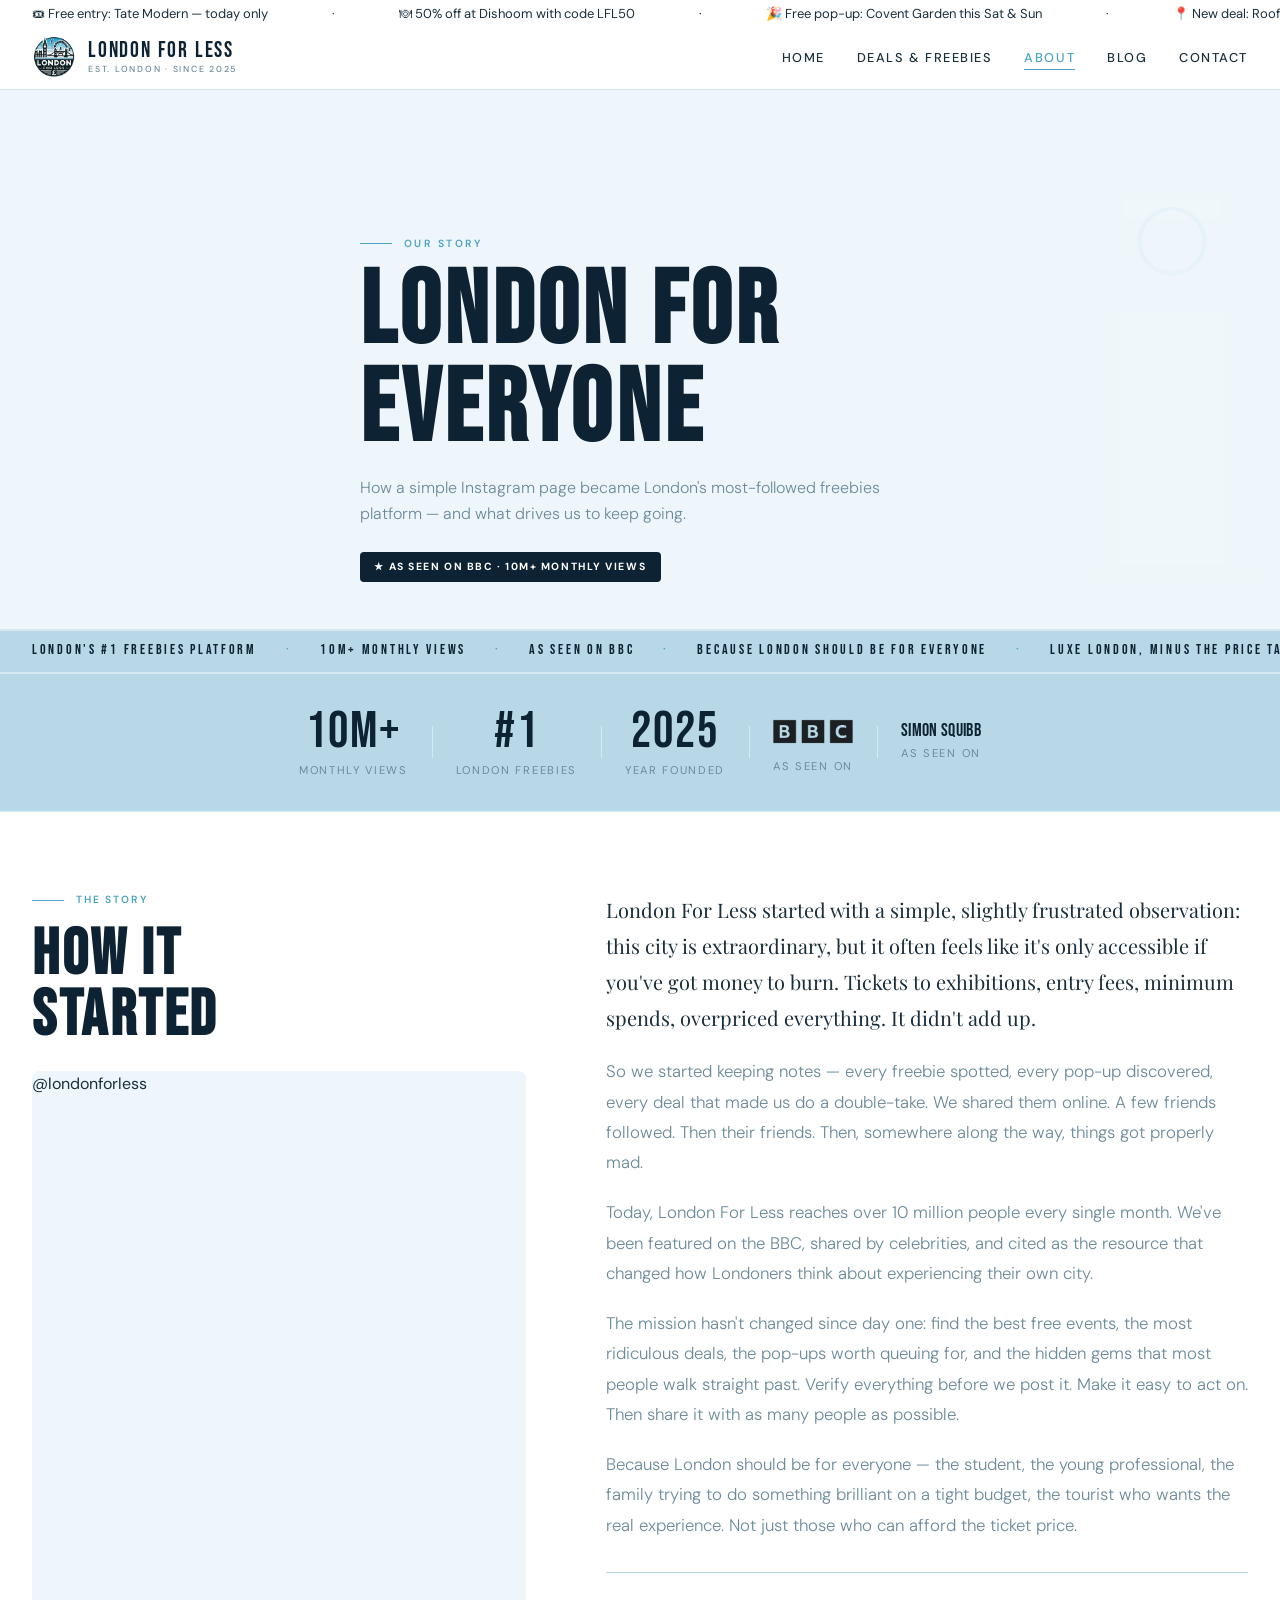
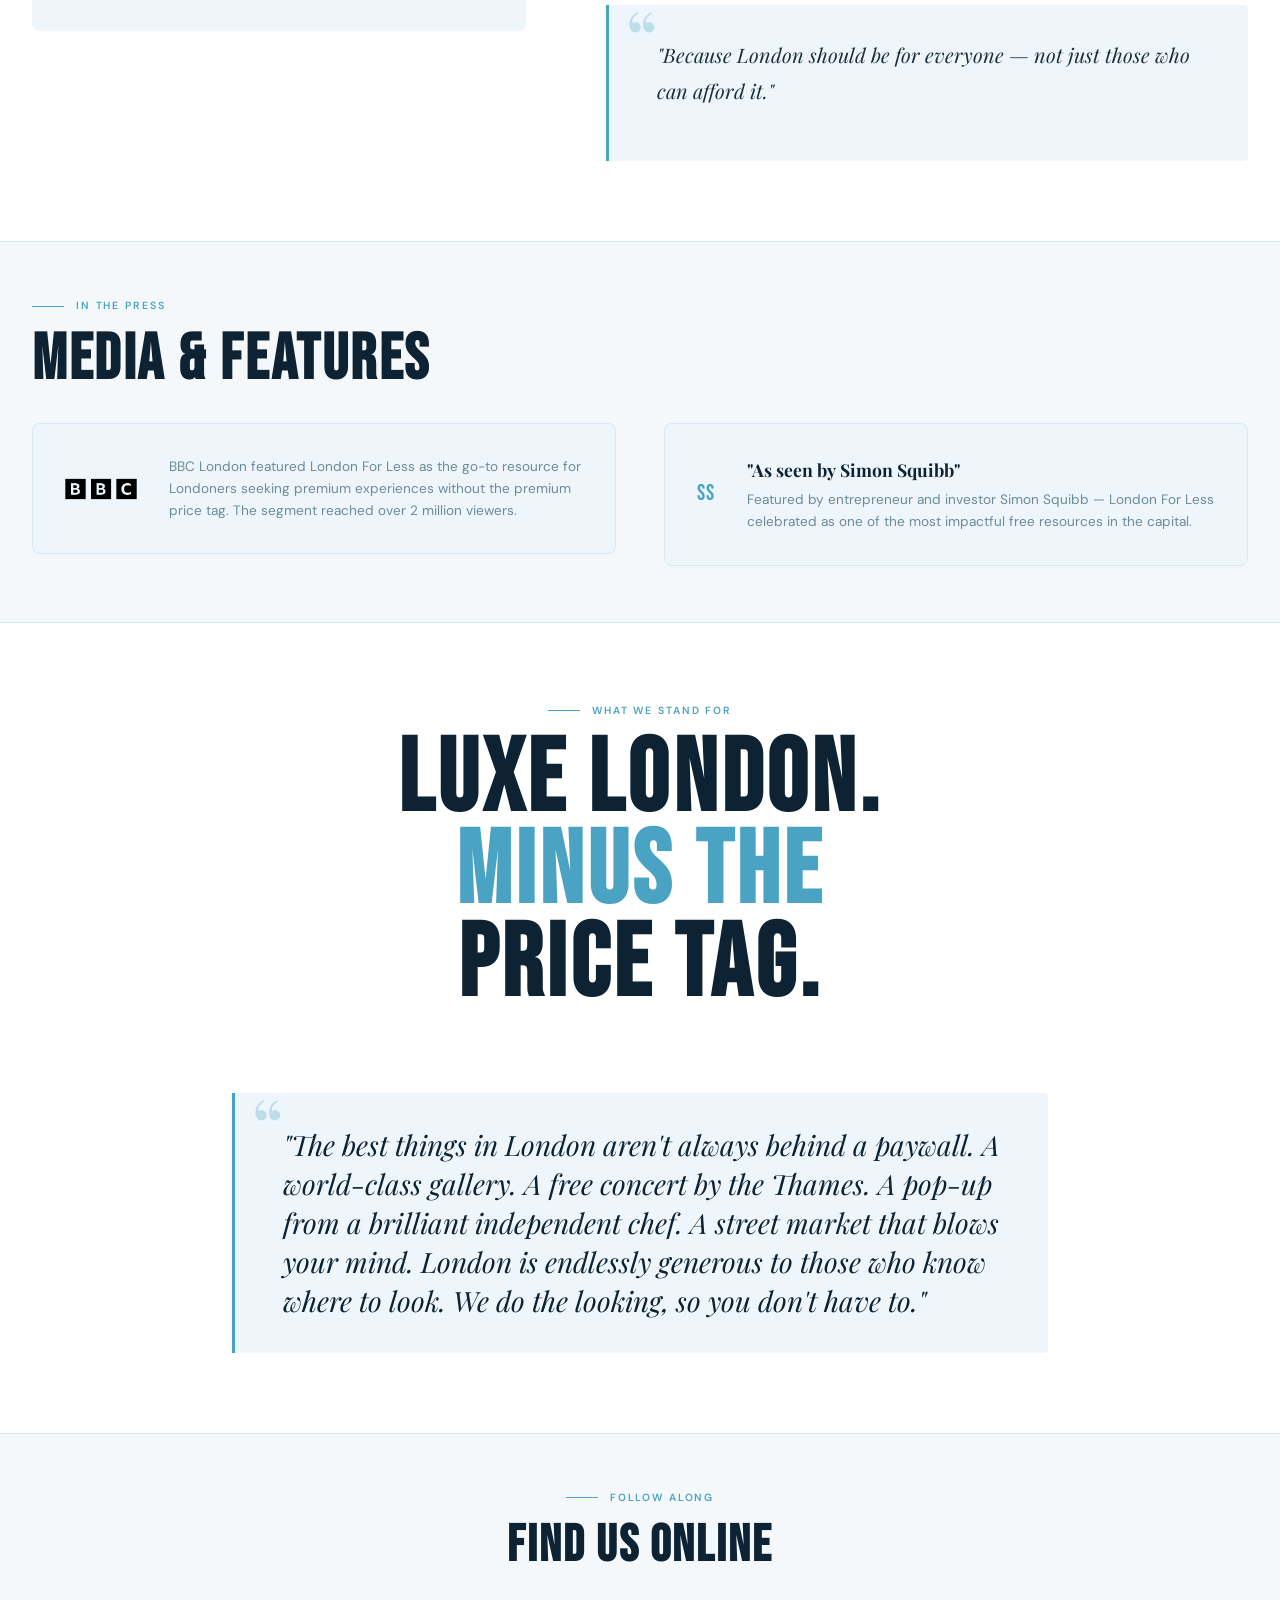
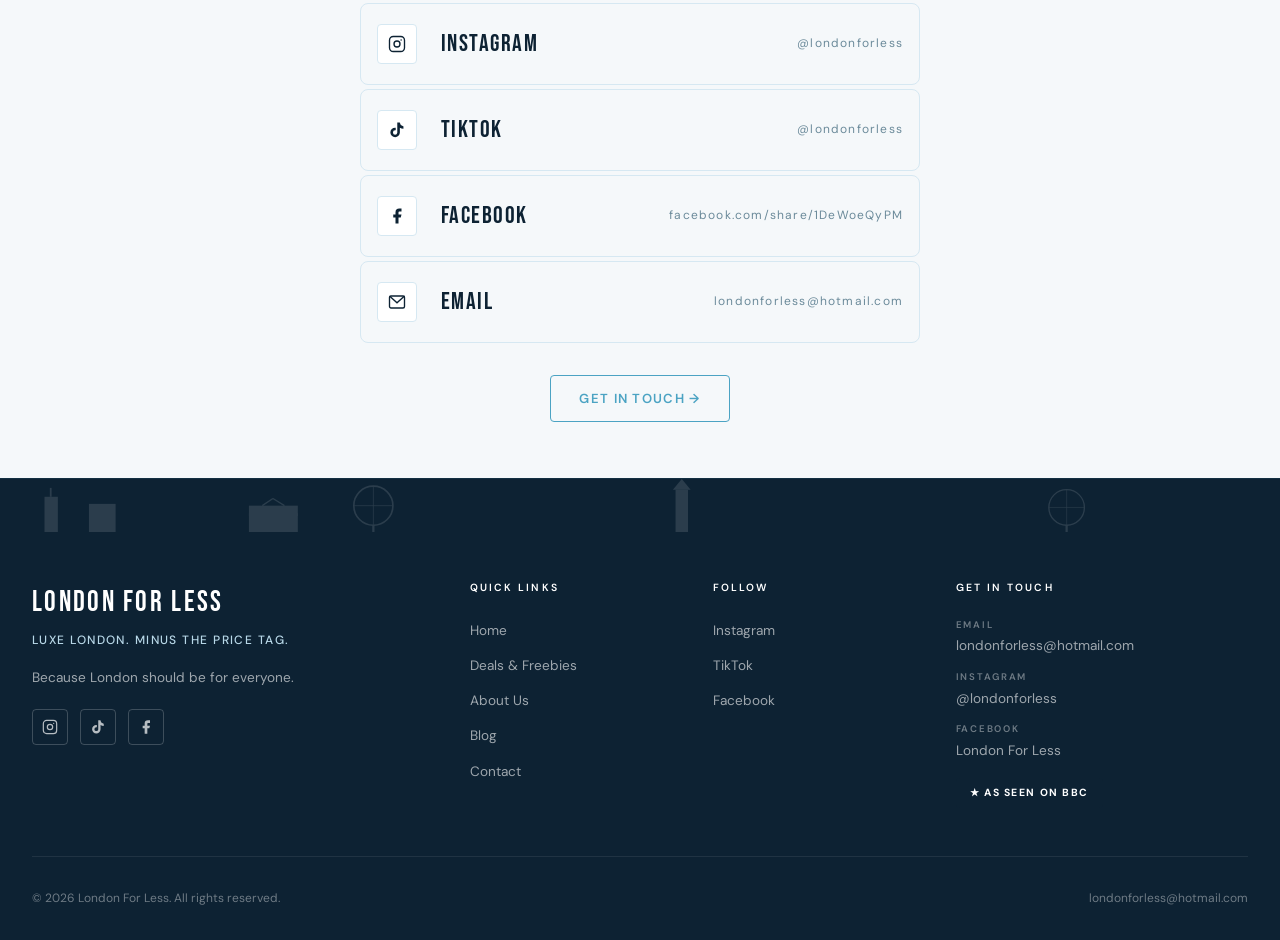
<file: about.html>
<!DOCTYPE html>
<html lang="en">
<head>
  <meta charset="UTF-8" />
  <meta name="viewport" content="width=device-width, initial-scale=1.0" />
  <title>About — London For Less</title>
  <meta name="description" content="The story behind London For Less — London's #1 freebies and deals platform. 10M+ monthly views. As seen on BBC." />
  <link rel="preconnect" href="https://fonts.googleapis.com" />
  <link rel="preconnect" href="https://fonts.gstatic.com" crossorigin />
  <link href="https://fonts.googleapis.com/css2?family=Bebas+Neue&family=Playfair+Display:ital,wght@0,400;0,700;0,900;1,400;1,700&family=DM+Sans:wght@300;400;500;600&display=swap" rel="stylesheet" />
  <link rel="stylesheet" href="styles.css" />
  <link rel="icon" href="logo-hd.png" type="image/png" />
</head>
<body>

  <div class="ticker-track">
    <div class="ticker-inner">
      <span>🎟 Free entry: Tate Modern — today only</span>
      <span>·</span>
      <span>🍽 50% off at Dishoom with code LFL50</span>
      <span>·</span>
      <span>🎉 Free pop-up: Covent Garden this Sat &amp; Sun</span>
      <span>·</span>
      <span>📍 New deal: Rooftop cinema £5 entry</span>
      <span>·</span>
      <span>🆓 Free yoga: Hyde Park every Saturday 9am</span>
      <span>·</span>
      <span>🎭 Free comedy night: Soho every Thursday</span>
      <span>·</span>
      <span>🎟 Free entry: Tate Modern — today only</span>
      <span>·</span>
      <span>🍽 50% off at Dishoom with code LFL50</span>
      <span>·</span>
      <span>🎉 Free pop-up: Covent Garden this Sat &amp; Sun</span>
      <span>·</span>
      <span>📍 New deal: Rooftop cinema £5 entry</span>
      <span>·</span>
      <span>🆓 Free yoga: Hyde Park every Saturday 9am</span>
      <span>·</span>
      <span>🎭 Free comedy night: Soho every Thursday</span>
    </div>
  </div>
</div>

<!-- NAV -->
<nav class="nav" role="navigation" aria-label="Main navigation">
  <div class="nav-inner">
    <a href="index.html" class="nav-logo" aria-label="London For Less home">
      <img src="logo-hd.png" alt="London For Less" class="nav-logo-badge" style="object-fit:contain;" />
      <div class="nav-logo-text">London For Less<span>Est. London · Since 2025</span></div>
    </a>
    <ul class="nav-links" role="list">
      <li><a href="index.html">Home</a></li>
      <li><a href="deals.html">Deals &amp; Freebies</a></li>
      
      <li><a href="about.html" class="active">About</a></li>
      <li><a href="blog.html">Blog</a></li>
      <li><a href="contact.html">Contact</a></li>
    </ul>
    <button class="nav-hamburger" aria-label="Open menu" aria-expanded="false"><span></span><span></span><span></span></button>
  </div>
</nav>
<div class="nav-mobile-overlay" role="dialog" aria-modal="true">
  <a href="index.html">Home</a><a href="deals.html">Deals &amp; Freebies</a><a href="about.html">About</a><a href="blog.html">Blog</a><a href="contact.html">Contact</a>
</div>


<!-- ═══════════════════════════════════════
     HERO
════════════════════════════════════════ -->
<header class="page-hero" role="banner" style="min-height:60vh;display:flex;align-items:flex-end;padding-bottom:var(--space-lg);">
  <!-- Big Ben watermark -->
  <svg class="page-hero-landmark" viewBox="0 0 200 500" xmlns="http://www.w3.org/2000/svg" aria-hidden="true">
    <rect x="50" y="200" width="100" height="300" fill="white" opacity="0.9"/>
    <rect x="40" y="186" width="120" height="20" fill="white"/>
    <rect x="45" y="158" width="110" height="32" fill="white" opacity="0.95"/>
    <rect x="52" y="120" width="96" height="42" fill="white"/>
    <rect x="55" y="96" width="90" height="28" fill="white" opacity="0.9"/>
    <rect x="62" y="72" width="76" height="28" fill="white"/>
    <rect x="72" y="50" width="56" height="26" fill="white" opacity="0.95"/>
    <line x1="100" y1="50" x2="100" y2="20" stroke="white" stroke-width="6"/>
    <!-- Clock faces -->
    <circle cx="100" cy="140" r="30" fill="none" stroke="#4BA3C3" stroke-width="4" opacity="0.8"/>
    <!-- Parliament base -->
    <rect x="20" y="448" width="160" height="52" fill="white" opacity="0.5"/>
    <rect x="10" y="440" width="180" height="12" fill="white" opacity="0.4"/>
  </svg>

  <div class="container" style="position:relative;z-index:1;">
    <div class="page-hero-eyebrow">Our Story</div>
    <h1 class="page-hero-title">London For<br/>Everyone</h1>
    <p class="page-hero-sub">How a simple Instagram page became London's most-followed freebies platform — and what drives us to keep going.</p>
    <div style="margin-top:1.5rem;">
      <span class="badge badge-bbc">★ As Seen On BBC · 10M+ Monthly Views</span>
    </div>
  </div>
</header>

<div class="marquee-wrap" aria-hidden="true">
  <div class="marquee-inner">
    <span>LONDON'S #1 FREEBIES PLATFORM <em>·</em> 10M+ MONTHLY VIEWS <em>·</em> AS SEEN ON BBC <em>·</em> BECAUSE LONDON SHOULD BE FOR EVERYONE <em>·</em> LUXE LONDON, MINUS THE PRICE TAG <em>·</em></span>
    <span>LONDON'S #1 FREEBIES PLATFORM <em>·</em> 10M+ MONTHLY VIEWS <em>·</em> AS SEEN ON BBC <em>·</em> BECAUSE LONDON SHOULD BE FOR EVERYONE <em>·</em> LUXE LONDON, MINUS THE PRICE TAG <em>·</em></span>
  </div>
</div>


<!-- ═══════════════════════════════════════
     STATS BAR
════════════════════════════════════════ -->
<div class="stats-bar">
  <div class="container">
    <div class="stats-inner stagger">
      <div class="stat-item">
        <div class="stat-number">10M+</div>
        <div class="stat-label">Monthly Views</div>
      </div>
      <div class="stat-item">
        <div class="stat-number">#1</div>
        <div class="stat-label">London Freebies</div>
      </div>
      <div class="stat-item">
        <div class="stat-number">2025</div>
        <div class="stat-label">Year Founded</div>
      </div>
      <div class="stat-item">
        <div class="stat-number" style="display:flex;align-items:center;justify-content:center;">
          <img src="BBC-Logo.png" alt="BBC" class="stat-bbc-logo" />
        </div>
        <div class="stat-label">As Seen On</div>
      </div>
      <div class="stat-item">
        <div class="stat-number" style="font-size:1.1rem;letter-spacing:0.02em;">Simon Squibb</div>
        <div class="stat-label">As Seen On</div>
      </div>
    </div>
  </div>
</div>


<!-- ═══════════════════════════════════════
     BRAND STORY
════════════════════════════════════════ -->
<main id="main-content">
  <section class="section">
    <div class="container">
      <div class="grid-split">

        <!-- Sticky label column -->
        <div class="about-sticky-col" style="position:sticky;top:calc(var(--nav-height) + 2rem);">
          <div class="section-label fade-up">
            <span class="t-label" style="color:var(--sky);">The Story</span>
          </div>
          <h2 class="t-display fade-up" style="font-size:clamp(3rem,5vw,5rem);color:var(--navy);margin-bottom:1.5rem;">How It<br/>Started</h2>

          <!-- TikTok origin video -->
          <div class="fade-up" style="margin-top:1.5rem;">
            <blockquote class="tiktok-embed"
              cite="https://www.tiktok.com/@londonforless/video/7500704848191573270"
              data-video-id="7500704848191573270"
              style="border:none;margin:0;padding:0;background:var(--sky-light);border-radius:8px;min-height:560px;">
              <section>
                <a href="https://www.tiktok.com/@londonforless/video/7500704848191573270" target="_blank" rel="noopener">@londonforless</a>
              </section>
            </blockquote>
          </div>
        </div>

        <!-- Story text -->
        <div class="about-story fade-up">
          <p>London For Less started with a simple, slightly frustrated observation: this city is extraordinary, but it often feels like it's only accessible if you've got money to burn. Tickets to exhibitions, entry fees, minimum spends, overpriced everything. It didn't add up.</p>

          <p>So we started keeping notes — every freebie spotted, every pop-up discovered, every deal that made us do a double-take. We shared them online. A few friends followed. Then their friends. Then, somewhere along the way, things got properly mad.</p>

          <p>Today, London For Less reaches over 10 million people every single month. We've been featured on the BBC, shared by celebrities, and cited as the resource that changed how Londoners think about experiencing their own city.</p>

          <p>The mission hasn't changed since day one: find the best free events, the most ridiculous deals, the pop-ups worth queuing for, and the hidden gems that most people walk straight past. Verify everything before we post it. Make it easy to act on. Then share it with as many people as possible.</p>

          <p>Because London should be for everyone — the student, the young professional, the family trying to do something brilliant on a tight budget, the tourist who wants the real experience. Not just those who can afford the ticket price.</p>

          <div class="rule rule-gold" style="margin:2rem 0;"></div>

          <div class="pull-quote">
            <p>"Because London should be for everyone — not just those who can afford it."</p>
          </div>
        </div>
      </div>
    </div>
  </section>


  <!-- ═══════════════════════════════════════
       BBC MEDIA FEATURE
  ════════════════════════════════════════ -->
  <section class="section-sm" style="background:var(--off-white);border-top:1px solid var(--mid);border-bottom:1px solid var(--mid);">
    <div class="container">
      <div class="section-label fade-up">
        <span class="t-label" style="color:var(--sky);">In The Press</span>
      </div>
      <h2 class="t-display fade-up" style="font-size:clamp(2.5rem,5vw,4.5rem);color:var(--navy);margin-bottom:var(--space-md);">
        Media &amp; Features
      </h2>

      <div class="grid-2col stagger">
        <div class="media-block">
          <img src="BBC-Logo.png" alt="BBC" class="media-logo" style="width:72px;height:auto;object-fit:contain;background:transparent;filter:brightness(0);" />
          <div class="media-text">
            <p>BBC London featured London For Less as the go-to resource for Londoners seeking premium experiences without the premium price tag. The segment reached over 2 million viewers.</p>
          </div>
        </div>

        <div class="media-block">
          <div class="media-logo" style="font-size:1.4rem;color:var(--sky);font-family:'Bebas Neue',sans-serif;letter-spacing:0.05em;">SS</div>
          <div class="media-text">
            <h3>"As seen by Simon Squibb"</h3>
            <p>Featured by entrepreneur and investor Simon Squibb — London For Less celebrated as one of the most impactful free resources in the capital.</p>
          </div>
        </div>
      </div>
    </div>
  </section>


  <!-- ═══════════════════════════════════════
       MISSION STATEMENT
  ════════════════════════════════════════ -->
  <section class="section" style="text-align:center;">
    <div class="container" style="max-width:880px;">
      <div class="section-label fade-up" style="justify-content:center;margin-bottom:1rem;">
        <span class="t-label" style="color:var(--sky);">What We Stand For</span>
      </div>

      <h2 class="t-display fade-up" style="font-size:clamp(3rem,8vw,7rem);color:var(--navy);margin-bottom:var(--space-md);line-height:0.9;">
        Luxe London.<br/>
        <span style="color:var(--sky);">Minus The</span><br/>
        Price Tag.
      </h2>

      <div class="rule rule-gold fade-up"></div>

      <div class="pull-quote fade-up" style="text-align:left;margin-top:var(--space-md);">
        <p>"The best things in London aren't always behind a paywall. A world-class gallery. A free concert by the Thames. A pop-up from a brilliant independent chef. A street market that blows your mind. London is endlessly generous to those who know where to look. We do the looking, so you don't have to."</p>
      </div>
    </div>
  </section>


  <script async src="https://www.tiktok.com/embed.js"></script>


  <!-- ═══════════════════════════════════════
       SOCIAL LINKS
  ════════════════════════════════════════ -->
  <section class="section-sm" style="background:var(--off-white);border-top:1px solid var(--mid);">
    <div class="container" style="text-align:center;">
      <div class="section-label fade-up" style="justify-content:center;">
        <span class="t-label" style="color:var(--sky);">Follow Along</span>
      </div>
      <h2 class="t-display fade-up" style="font-size:clamp(2rem,4vw,3.5rem);color:var(--navy);margin-bottom:var(--space-md);">
        Find Us Online
      </h2>

      <div style="max-width:560px;margin:0 auto;">
        <a href="https://www.instagram.com/londonforless" target="_blank" rel="noopener" class="social-row">
          <div class="social-row-icon">
            <svg viewBox="0 0 24 24" fill="none" stroke="currentColor" stroke-width="1.8" xmlns="http://www.w3.org/2000/svg" aria-hidden="true"><rect x="2" y="2" width="20" height="20" rx="5"/><circle cx="12" cy="12" r="4"/><circle cx="17.5" cy="6.5" r="1" fill="currentColor" stroke="none"/></svg>
          </div>
          <span class="social-row-name">Instagram</span>
          <span class="social-row-handle">@londonforless</span>
        </a>

        <a href="https://www.tiktok.com/@londonforless" target="_blank" rel="noopener" class="social-row">
          <div class="social-row-icon">
            <svg viewBox="0 0 24 24" fill="currentColor" xmlns="http://www.w3.org/2000/svg" aria-hidden="true"><path d="M19.59 6.69a4.83 4.83 0 01-3.77-4.25V2h-3.45v13.67a2.89 2.89 0 01-2.88 2.5 2.89 2.89 0 01-2.89-2.89 2.89 2.89 0 012.89-2.89c.28 0 .54.04.79.1V9.01a6.33 6.33 0 00-.79-.05 6.34 6.34 0 00-6.34 6.34 6.34 6.34 0 006.34 6.34 6.34 6.34 0 006.33-6.34V8.91a8.16 8.16 0 004.77 1.52V7.0a4.85 4.85 0 01-1-.31z"/></svg>
          </div>
          <span class="social-row-name">TikTok</span>
          <span class="social-row-handle">@londonforless</span>
        </a>

        <a href="https://facebook.com/share/1DeWoeQyPM" target="_blank" rel="noopener" class="social-row">
          <div class="social-row-icon">
            <svg viewBox="0 0 24 24" fill="currentColor" xmlns="http://www.w3.org/2000/svg" aria-hidden="true"><path d="M18 2h-3a5 5 0 00-5 5v3H7v4h3v8h4v-8h3l1-4h-4V7a1 1 0 011-1h3z"/></svg>
          </div>
          <span class="social-row-name">Facebook</span>
          <span class="social-row-handle">facebook.com/share/1DeWoeQyPM</span>
        </a>

        <a href="mailto:londonforless@hotmail.com" class="social-row">
          <div class="social-row-icon">
            <svg viewBox="0 0 24 24" fill="none" stroke="currentColor" stroke-width="1.8" xmlns="http://www.w3.org/2000/svg" aria-hidden="true"><rect x="2" y="4" width="20" height="16" rx="2"/><polyline points="2,4 12,13 22,4"/></svg>
          </div>
          <span class="social-row-name">Email</span>
          <span class="social-row-handle">londonforless@hotmail.com</span>
        </a>
      </div>

      <div style="margin-top:var(--space-md);text-align:center;">
        <a href="contact.html" class="btn btn-ghost" style="font-size:0.82rem;padding:0.75rem 1.75rem;">
          Get In Touch →
        </a>
      </div>
    </div>
  </section>
</main>


<!-- FOOTER -->
<footer class="footer" role="contentinfo">
  <svg class="footer-skyline" viewBox="0 0 1440 60" xmlns="http://www.w3.org/2000/svg" aria-hidden="true">
    <rect x="50" y="20" width="15" height="40" fill="white"/>
    <line x1="57" y1="20" x2="57" y2="10" stroke="white" stroke-width="2"/>
    <rect x="100" y="28" width="30" height="32" fill="white"/>
    <circle cx="420" cy="30" r="22" fill="none" stroke="white" stroke-width="1.8"/>
    <line x1="420" y1="8" x2="420" y2="52" stroke="white" stroke-width="0.8"/>
    <line x1="398" y1="30" x2="442" y2="30" stroke="white" stroke-width="0.8"/>
    <line x1="420" y1="52" x2="420" y2="60" stroke="white" stroke-width="2.5"/>
    <rect x="280" y="30" width="55" height="30" fill="white"/>
    <line x1="280" y1="40" x2="335" y2="40" stroke="white" stroke-width="3"/>
    <line x1="295" y1="30" x2="307" y2="22" stroke="white" stroke-width="1.5"/>
    <line x1="320" y1="30" x2="307" y2="22" stroke="white" stroke-width="1.5"/>
    <rect x="760" y="12" width="14" height="48" fill="white"/>
    <polygon points="757,12 767,0 777,12" fill="white"/>
    <circle cx="1200" cy="32" r="20" fill="none" stroke="white" stroke-width="1.5"/>
    <line x1="1200" y1="12" x2="1200" y2="52" stroke="white" stroke-width="0.7"/>
    <line x1="1180" y1="32" x2="1220" y2="32" stroke="white" stroke-width="0.7"/>
    <line x1="1200" y1="52" x2="1200" y2="60" stroke="white" stroke-width="2.5"/>
  </svg>
  <div class="footer-main">
    <div class="container">
      <div class="footer-grid">
        <div>
          <div class="footer-brand-name">London For Less</div>
          <div class="footer-tagline">Luxe London. Minus the Price Tag.</div>
          <p class="footer-desc">Because London should be for everyone.</p>
          <div class="footer-social-icons">
            <a href="https://www.instagram.com/londonforless" target="_blank" rel="noopener" class="footer-social-icon" aria-label="Instagram"><svg viewBox="0 0 24 24" fill="none" stroke="currentColor" stroke-width="1.8"><rect x="2" y="2" width="20" height="20" rx="5"/><circle cx="12" cy="12" r="4"/><circle cx="17.5" cy="6.5" r="1" fill="currentColor" stroke="none"/></svg></a>
            <a href="https://www.tiktok.com/@londonforless" target="_blank" rel="noopener" class="footer-social-icon" aria-label="TikTok"><svg viewBox="0 0 24 24" fill="currentColor"><path d="M19.59 6.69a4.83 4.83 0 01-3.77-4.25V2h-3.45v13.67a2.89 2.89 0 01-2.88 2.5 2.89 2.89 0 01-2.89-2.89 2.89 2.89 0 012.89-2.89c.28 0 .54.04.79.1V9.01a6.33 6.33 0 00-.79-.05 6.34 6.34 0 00-6.34 6.34 6.34 6.34 0 006.34 6.34 6.34 6.34 0 006.33-6.34V8.91a8.16 8.16 0 004.77 1.52V7.0a4.85 4.85 0 01-1-.31z"/></svg></a>
            <a href="https://facebook.com/share/1DeWoeQyPM" target="_blank" rel="noopener" class="footer-social-icon" aria-label="Facebook"><svg viewBox="0 0 24 24" fill="currentColor"><path d="M18 2h-3a5 5 0 00-5 5v3H7v4h3v8h4v-8h3l1-4h-4V7a1 1 0 011-1h3z"/></svg></a>
          </div>
        </div>
        <div>
          <div class="footer-col-title">Quick Links</div>
          <ul class="footer-links">
            <li><a href="index.html">Home</a></li>
            <li><a href="deals.html">Deals &amp; Freebies</a></li>
            <li><a href="about.html">About Us</a></li>
            <li><a href="blog.html">Blog</a></li>
            <li><a href="contact.html">Contact</a></li>
          </ul>
        </div>
        <div>
          <div class="footer-col-title">Follow</div>
          <ul class="footer-links">
            <li><a href="https://www.instagram.com/londonforless" target="_blank" rel="noopener">Instagram</a></li>
            <li><a href="https://www.tiktok.com/@londonforless" target="_blank" rel="noopener">TikTok</a></li>
            <li><a href="https://facebook.com/share/1DeWoeQyPM" target="_blank" rel="noopener">Facebook</a></li>
          </ul>
        </div>
        <div>
          <div class="footer-col-title">Get In Touch</div>
          <div class="footer-contact-item">
            <span class="t-label" style="font-size:0.6rem;color:rgba(255,255,255,0.4);">Email</span>
            <a href="mailto:londonforless@hotmail.com">londonforless@hotmail.com</a>
          </div>
          <div class="footer-contact-item">
            <span class="t-label" style="font-size:0.6rem;color:rgba(255,255,255,0.4);">Instagram</span>
            <a href="https://www.instagram.com/londonforless" target="_blank" rel="noopener">@londonforless</a>
          </div>
          <div class="footer-contact-item">
            <span class="t-label" style="font-size:0.6rem;color:rgba(255,255,255,0.4);">Facebook</span>
            <a href="https://www.facebook.com/share/1DeWoeQyPM" target="_blank" rel="noopener">London For Less</a>
          </div>
          <div style="margin-top:1rem;"><span class="badge badge-bbc">★ As Seen On BBC</span></div>
        </div>
      </div>
      <div class="footer-bottom">
        <p class="footer-copy">© 2026 London For Less. All rights reserved.</p>
        <p class="footer-copy">londonforless@hotmail.com</p>
      </div>
    </div>
  </div>
</footer>

<button class="back-to-top" aria-label="Back to top">↑</button>
<script src="main.js"></script>
</body>
</html>
</file>
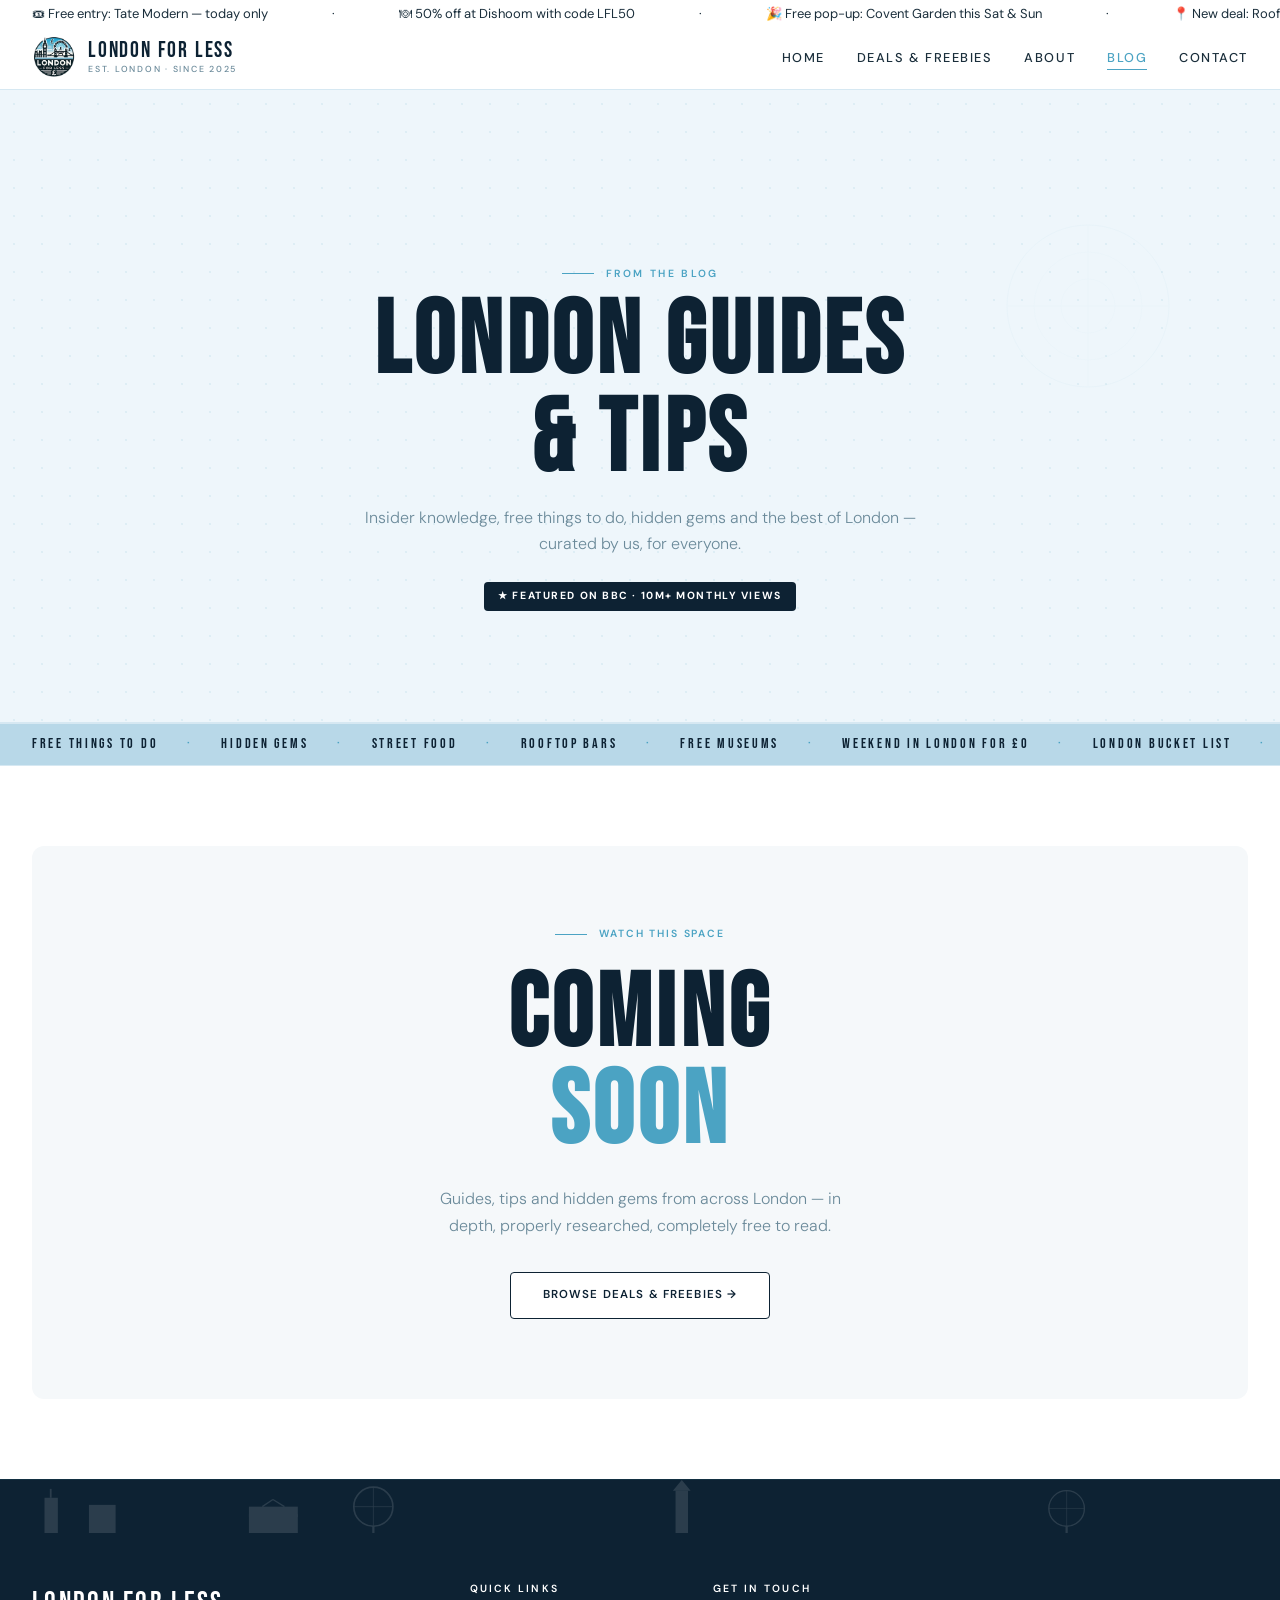
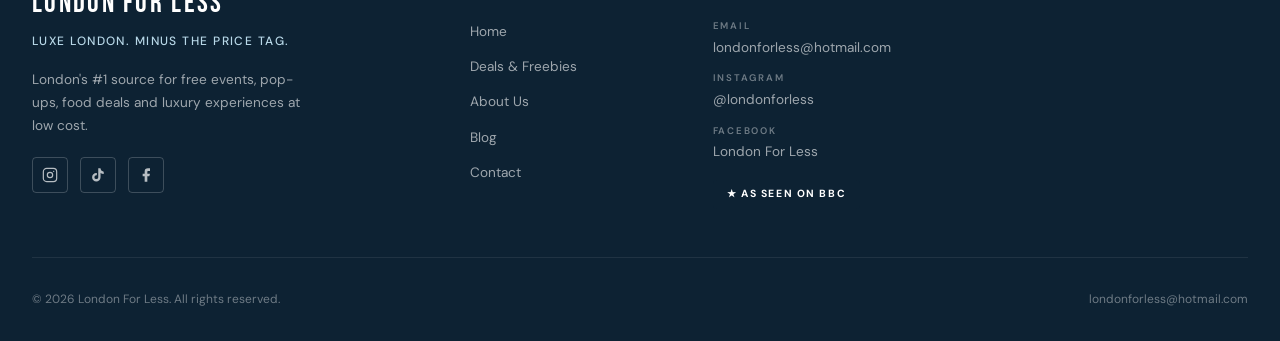
<file: blog.html>
<!DOCTYPE html>
<html lang="en">
<head>
  <meta charset="UTF-8" />
  <meta name="viewport" content="width=device-width, initial-scale=1.0" />
  <title>Blog — London For Less</title>
  <meta name="description" content="London guides, tips and insider knowledge from London For Less. Free things to do, hidden gems, street food markets and more." />
  <link rel="preconnect" href="https://fonts.googleapis.com" />
  <link rel="preconnect" href="https://fonts.gstatic.com" crossorigin />
  <link href="https://fonts.googleapis.com/css2?family=Bebas+Neue&family=Playfair+Display:ital,wght@0,400;0,700;0,900;1,400;1,700&family=DM+Sans:wght@300;400;500;600&display=swap" rel="stylesheet" />
  <link rel="stylesheet" href="styles.css" />
  <link rel="icon" href="logo-hd.png" type="image/png" />
</head>
<body>

  <div class="ticker-track">
    <div class="ticker-inner">
      <span>🎟 Free entry: Tate Modern — today only</span>
      <span>·</span>
      <span>🍽 50% off at Dishoom with code LFL50</span>
      <span>·</span>
      <span>🎉 Free pop-up: Covent Garden this Sat &amp; Sun</span>
      <span>·</span>
      <span>📍 New deal: Rooftop cinema £5 entry</span>
      <span>·</span>
      <span>🆓 Free yoga: Hyde Park every Saturday 9am</span>
      <span>·</span>
      <span>🎭 Free comedy night: Soho every Thursday</span>
      <span>·</span>
      <span>🎟 Free entry: Tate Modern — today only</span>
      <span>·</span>
      <span>🍽 50% off at Dishoom with code LFL50</span>
      <span>·</span>
      <span>🎉 Free pop-up: Covent Garden this Sat &amp; Sun</span>
      <span>·</span>
      <span>📍 New deal: Rooftop cinema £5 entry</span>
      <span>·</span>
      <span>🆓 Free yoga: Hyde Park every Saturday 9am</span>
      <span>·</span>
      <span>🎭 Free comedy night: Soho every Thursday</span>
    </div>
  </div>
</div>

<!-- NAV -->
<nav class="nav" role="navigation" aria-label="Main navigation">
  <div class="nav-inner">
    <a href="index.html" class="nav-logo" aria-label="London For Less home">
      <img src="logo-hd.png" alt="London For Less" class="nav-logo-badge" style="object-fit:contain;" />
      <div class="nav-logo-text">London For Less<span>Est. London · Since 2025</span></div>
    </a>
    <ul class="nav-links" role="list">
      <li><a href="index.html">Home</a></li>
      <li><a href="deals.html">Deals &amp; Freebies</a></li>
      
      <li><a href="about.html">About</a></li>
      <li><a href="blog.html" class="active">Blog</a></li>
      <li><a href="contact.html">Contact</a></li>
    </ul>
    <button class="nav-hamburger" aria-label="Open menu" aria-expanded="false"><span></span><span></span><span></span></button>
  </div>
</nav>
<div class="nav-mobile-overlay" role="dialog" aria-modal="true">
  <a href="index.html">Home</a><a href="deals.html">Deals &amp; Freebies</a><a href="about.html">About</a><a href="blog.html">Blog</a><a href="contact.html">Contact</a>
</div>


<!-- ═══════════════════════════════════════
     HERO
════════════════════════════════════════ -->
<header class="page-hero" role="banner">
  <div style="position:absolute;inset:0;background-image:radial-gradient(circle,rgba(75,163,195,0.1) 1px,transparent 1px);background-size:28px 28px;pointer-events:none;z-index:0;"></div>

  <svg style="position:absolute;right:8%;top:20%;width:180px;opacity:0.04;z-index:0;" viewBox="0 0 200 200" aria-hidden="true">
    <circle cx="100" cy="100" r="90" fill="none" stroke="#4BA3C3" stroke-width="1"/>
    <circle cx="100" cy="100" r="60" fill="none" stroke="#4BA3C3" stroke-width="0.5"/>
    <circle cx="100" cy="100" r="30" fill="none" stroke="#4BA3C3" stroke-width="0.5"/>
    <line x1="10" y1="100" x2="190" y2="100" stroke="#4BA3C3" stroke-width="0.5"/>
    <line x1="100" y1="10" x2="100" y2="190" stroke="#4BA3C3" stroke-width="0.5"/>
  </svg>

  <div class="container" style="position:relative;z-index:1;padding-top:4rem;padding-bottom:4rem;text-align:center;">
    <div class="page-hero-eyebrow" style="justify-content:center;">From The Blog</div>
    <h1 class="page-hero-title">London Guides<br/>&amp; Tips</h1>
    <p class="page-hero-sub" style="margin-left:auto;margin-right:auto;">Insider knowledge, free things to do, hidden gems and the best of London — curated by us, for everyone.</p>
    <div style="margin-top:1.5rem;display:flex;justify-content:center;">
      <span class="badge badge-bbc">★ Featured on BBC · 10M+ Monthly Views</span>
    </div>
  </div>
</header>

<div class="marquee-wrap" aria-hidden="true">
  <div class="marquee-inner">
    <span>FREE THINGS TO DO <em>·</em> HIDDEN GEMS <em>·</em> STREET FOOD <em>·</em> ROOFTOP BARS <em>·</em> FREE MUSEUMS <em>·</em> WEEKEND IN LONDON FOR £0 <em>·</em> LONDON BUCKET LIST <em>·</em></span>
    <span>FREE THINGS TO DO <em>·</em> HIDDEN GEMS <em>·</em> STREET FOOD <em>·</em> ROOFTOP BARS <em>·</em> FREE MUSEUMS <em>·</em> WEEKEND IN LONDON FOR £0 <em>·</em> LONDON BUCKET LIST <em>·</em></span>
  </div>
</div>


<!-- ═══════════════════════════════════════
     BLOG GRID
════════════════════════════════════════ -->
<main class="section" id="main-content">
  <div class="container">
    <div style="text-align:center;padding:var(--space-xl) 0;background:var(--off-white);border-radius:12px;" class="fade-up">
      <div class="section-label" style="justify-content:center;margin-bottom:1.5rem;">
        <span class="t-label" style="color:var(--sky);">Watch This Space</span>
      </div>
      <h2 class="t-display" style="font-size:clamp(3rem,8vw,7rem);color:var(--navy);line-height:0.95;margin-bottom:1.5rem;">
        Coming<br/><span style="color:var(--sky);">Soon</span>
      </h2>
      <p style="color:var(--muted);font-size:1rem;max-width:420px;margin:0 auto;font-weight:300;line-height:1.7;">
        Guides, tips and hidden gems from across London — in depth, properly researched, completely free to read.
      </p>
      <div style="margin-top:2rem;">
        <a href="deals.html" class="btn btn-outline" style="padding:0.85rem 2rem;">Browse Deals &amp; Freebies →</a>
      </div>
    </div>
  </div>
</main>




<!-- FOOTER -->
<footer class="footer" role="contentinfo">
  <svg class="footer-skyline" viewBox="0 0 1440 60" xmlns="http://www.w3.org/2000/svg" aria-hidden="true">
    <rect x="50" y="20" width="15" height="40" fill="white"/>
    <line x1="57" y1="20" x2="57" y2="10" stroke="white" stroke-width="2"/>
    <rect x="100" y="28" width="30" height="32" fill="white"/>
    <circle cx="420" cy="30" r="22" fill="none" stroke="white" stroke-width="1.8"/>
    <line x1="420" y1="8" x2="420" y2="52" stroke="white" stroke-width="0.8"/>
    <line x1="398" y1="30" x2="442" y2="30" stroke="white" stroke-width="0.8"/>
    <line x1="420" y1="52" x2="420" y2="60" stroke="white" stroke-width="2.5"/>
    <rect x="280" y="30" width="55" height="30" fill="white"/>
    <line x1="280" y1="40" x2="335" y2="40" stroke="white" stroke-width="3"/>
    <line x1="295" y1="30" x2="307" y2="22" stroke="white" stroke-width="1.5"/>
    <line x1="320" y1="30" x2="307" y2="22" stroke="white" stroke-width="1.5"/>
    <rect x="760" y="12" width="14" height="48" fill="white"/>
    <polygon points="757,12 767,0 777,12" fill="white"/>
    <circle cx="1200" cy="32" r="20" fill="none" stroke="white" stroke-width="1.5"/>
    <line x1="1200" y1="12" x2="1200" y2="52" stroke="white" stroke-width="0.7"/>
    <line x1="1180" y1="32" x2="1220" y2="32" stroke="white" stroke-width="0.7"/>
    <line x1="1200" y1="52" x2="1200" y2="60" stroke="white" stroke-width="2.5"/>
  </svg>
  <div class="footer-main">
    <div class="container">
      <div class="footer-grid">
        <div>
          <div class="footer-brand-name">London For Less</div>
          <div class="footer-tagline">Luxe London. Minus the Price Tag.</div>
          <p class="footer-desc">London's #1 source for free events, pop-ups, food deals and luxury experiences at low cost.</p>
          <div class="footer-social-icons">
            <a href="https://www.instagram.com/londonforless" target="_blank" rel="noopener" class="footer-social-icon" aria-label="Instagram"><svg viewBox="0 0 24 24" fill="none" stroke="currentColor" stroke-width="1.8"><rect x="2" y="2" width="20" height="20" rx="5"/><circle cx="12" cy="12" r="4"/><circle cx="17.5" cy="6.5" r="1" fill="currentColor" stroke="none"/></svg></a>
            <a href="https://www.tiktok.com/@londonforless" target="_blank" rel="noopener" class="footer-social-icon" aria-label="TikTok"><svg viewBox="0 0 24 24" fill="currentColor"><path d="M19.59 6.69a4.83 4.83 0 01-3.77-4.25V2h-3.45v13.67a2.89 2.89 0 01-2.88 2.5 2.89 2.89 0 01-2.89-2.89 2.89 2.89 0 012.89-2.89c.28 0 .54.04.79.1V9.01a6.33 6.33 0 00-.79-.05 6.34 6.34 0 00-6.34 6.34 6.34 6.34 0 006.34 6.34 6.34 6.34 0 006.33-6.34V8.91a8.16 8.16 0 004.77 1.52V7.0a4.85 4.85 0 01-1-.31z"/></svg></a>
            <a href="https://facebook.com/share/1DeWoeQyPM" target="_blank" rel="noopener" class="footer-social-icon" aria-label="Facebook"><svg viewBox="0 0 24 24" fill="currentColor"><path d="M18 2h-3a5 5 0 00-5 5v3H7v4h3v8h4v-8h3l1-4h-4V7a1 1 0 011-1h3z"/></svg></a>
          </div>
        </div>
        <div>
          <div class="footer-col-title">Quick Links</div>
          <ul class="footer-links">
            <li><a href="index.html">Home</a></li>
            <li><a href="deals.html">Deals &amp; Freebies</a></li>
            <li><a href="about.html">About Us</a></li>
            <li><a href="blog.html">Blog</a></li>
            <li><a href="contact.html">Contact</a></li>
          </ul>
        </div>
        <div>
          <div class="footer-col-title">Get In Touch</div>
          <div class="footer-contact-item">
            <span class="t-label" style="font-size:0.6rem;color:rgba(255,255,255,0.4);">Email</span>
            <a href="mailto:londonforless@hotmail.com">londonforless@hotmail.com</a>
          </div>
          <div class="footer-contact-item">
            <span class="t-label" style="font-size:0.6rem;color:rgba(255,255,255,0.4);">Instagram</span>
            <a href="https://www.instagram.com/londonforless" target="_blank" rel="noopener">@londonforless</a>
          </div>
          <div class="footer-contact-item">
            <span class="t-label" style="font-size:0.6rem;color:rgba(255,255,255,0.4);">Facebook</span>
            <a href="https://www.facebook.com/share/1DeWoeQyPM" target="_blank" rel="noopener">London For Less</a>
          </div>
          <div style="margin-top:1rem;"><span class="badge badge-bbc">★ As Seen On BBC</span></div>
        </div>
      </div>
      <div class="footer-bottom">
        <p class="footer-copy">© 2026 London For Less. All rights reserved.</p>
        <p class="footer-copy">londonforless@hotmail.com</p>
      </div>
    </div>
  </div>
</footer>

<button class="back-to-top" aria-label="Back to top">↑</button>
<script src="main.js"></script>
</body>
</html>
</file>
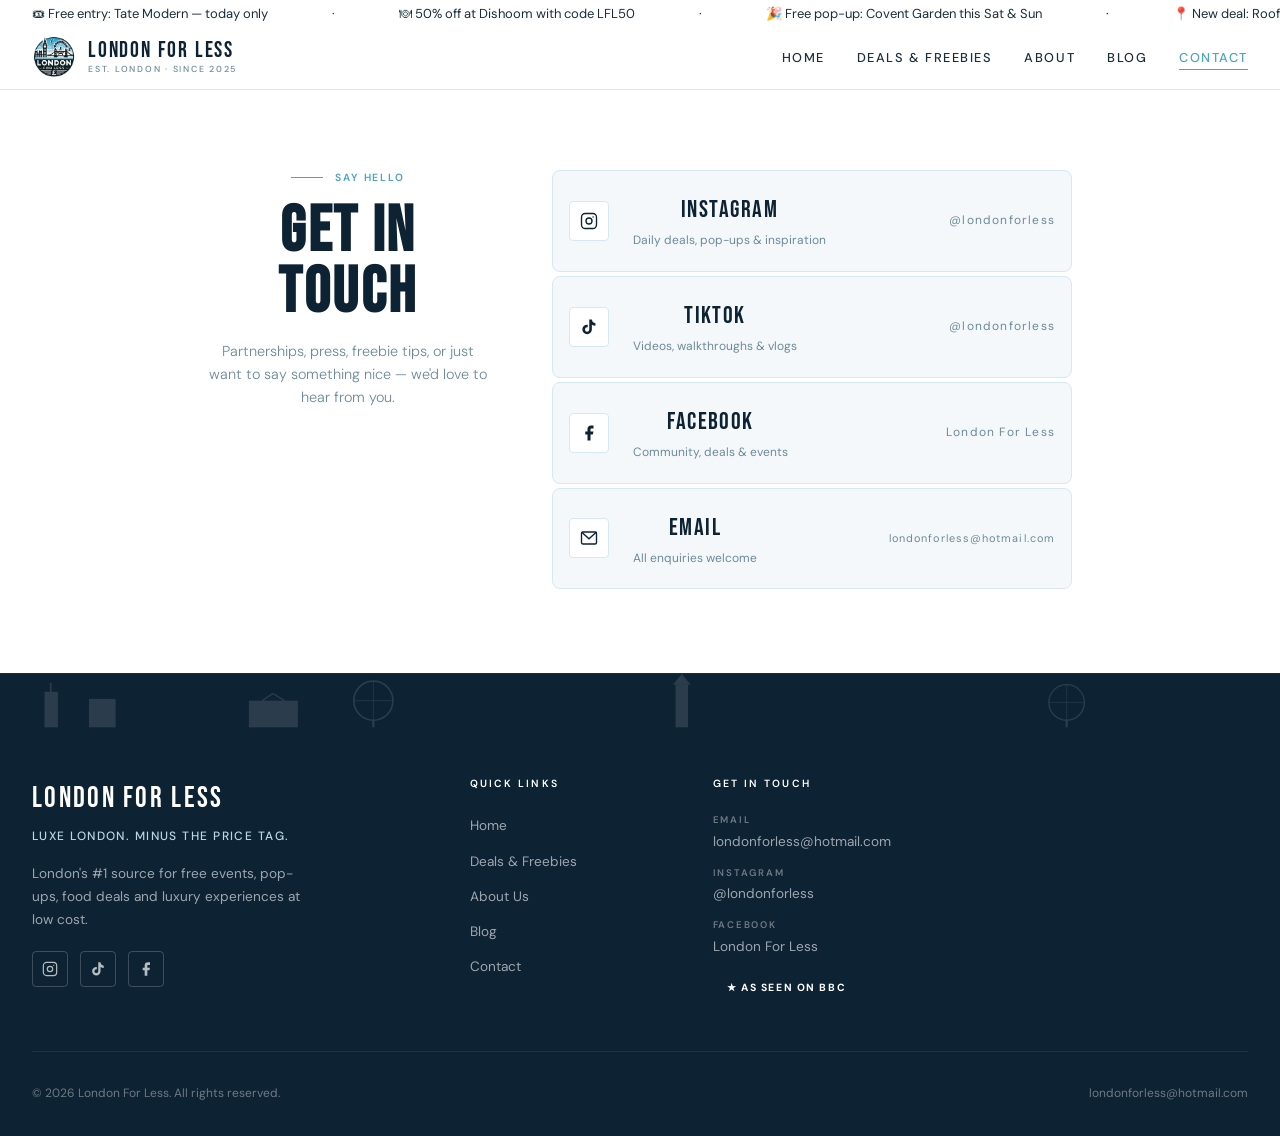
<file: contact.html>
<!DOCTYPE html>
<html lang="en">
<head>
  <meta charset="UTF-8" />
  <meta name="viewport" content="width=device-width, initial-scale=1.0" />
  <title>Contact — London For Less</title>
  <meta name="description" content="Get in touch with London For Less. Partnerships, press, and collabs welcome." />
  <link rel="preconnect" href="https://fonts.googleapis.com" />
  <link rel="preconnect" href="https://fonts.gstatic.com" crossorigin />
  <link href="https://fonts.googleapis.com/css2?family=Bebas+Neue&family=Playfair+Display:ital,wght@0,400;0,700;0,900;1,400;1,700&family=DM+Sans:wght@300;400;500;600&display=swap" rel="stylesheet" />
  <link rel="stylesheet" href="styles.css" />
  <link rel="icon" href="logo-hd.png" type="image/png" />
</head>
<body>

  <div class="ticker-track">
    <div class="ticker-inner">
      <span>🎟 Free entry: Tate Modern — today only</span>
      <span>·</span>
      <span>🍽 50% off at Dishoom with code LFL50</span>
      <span>·</span>
      <span>🎉 Free pop-up: Covent Garden this Sat &amp; Sun</span>
      <span>·</span>
      <span>📍 New deal: Rooftop cinema £5 entry</span>
      <span>·</span>
      <span>🆓 Free yoga: Hyde Park every Saturday 9am</span>
      <span>·</span>
      <span>🎭 Free comedy night: Soho every Thursday</span>
      <span>·</span>
      <span>🎟 Free entry: Tate Modern — today only</span>
      <span>·</span>
      <span>🍽 50% off at Dishoom with code LFL50</span>
      <span>·</span>
      <span>🎉 Free pop-up: Covent Garden this Sat &amp; Sun</span>
      <span>·</span>
      <span>📍 New deal: Rooftop cinema £5 entry</span>
      <span>·</span>
      <span>🆓 Free yoga: Hyde Park every Saturday 9am</span>
      <span>·</span>
      <span>🎭 Free comedy night: Soho every Thursday</span>
    </div>
  </div>
</div>

<!-- NAV -->
<nav class="nav" role="navigation" aria-label="Main navigation">
  <div class="nav-inner">
    <a href="index.html" class="nav-logo" aria-label="London For Less home">
      <img src="logo-hd.png" alt="London For Less" class="nav-logo-badge" style="object-fit:contain;" />
      <div class="nav-logo-text">London For Less<span>Est. London · Since 2025</span></div>
    </a>
    <ul class="nav-links" role="list">
      <li><a href="index.html">Home</a></li>
      <li><a href="deals.html">Deals &amp; Freebies</a></li>
      
      <li><a href="about.html">About</a></li>
      <li><a href="blog.html">Blog</a></li>
      <li><a href="contact.html" class="active">Contact</a></li>
    </ul>
    <button class="nav-hamburger" aria-label="Open menu" aria-expanded="false"><span></span><span></span><span></span></button>
  </div>
</nav>
<div class="nav-mobile-overlay" role="dialog" aria-modal="true">
  <a href="index.html">Home</a><a href="deals.html">Deals &amp; Freebies</a><a href="about.html">About</a><a href="blog.html">Blog</a><a href="contact.html">Contact</a>
</div>


<!-- ═══════════════════════════════════════
     CONTACT
════════════════════════════════════════ -->
<main class="section" id="main-content" style="padding-top:var(--section-pad);background:var(--white);">
  <div class="container">
    <div style="display:flex;gap:4rem;align-items:flex-start;justify-content:center;flex-wrap:wrap;text-align:center;">

      <!-- Left: Get In Touch -->
      <div class="fade-up" style="flex:0 0 auto;max-width:280px;">
        <div class="section-label" style="justify-content:center;">
          <span class="t-label" style="color:var(--sky);">Say Hello</span>
        </div>
        <h2 class="t-display" style="font-size:clamp(2.8rem,5vw,5rem);color:var(--navy);line-height:0.95;margin-top:0.5rem;">
          Get In<br/>Touch
        </h2>
        <p style="color:var(--muted);font-size:0.9rem;margin-top:1rem;font-weight:300;line-height:1.6;">
          Partnerships, press, freebie tips, or just want to say something nice — we'd love to hear from you.
        </p>
      </div>

      <!-- Right: Social channels -->
      <div class="fade-up" style="flex:1;min-width:280px;max-width:520px;">
        <a href="https://www.instagram.com/londonforless" target="_blank" rel="noopener" class="social-row">
          <div class="social-row-icon">
            <svg viewBox="0 0 24 24" fill="none" stroke="currentColor" stroke-width="1.8" xmlns="http://www.w3.org/2000/svg" aria-hidden="true"><rect x="2" y="2" width="20" height="20" rx="5"/><circle cx="12" cy="12" r="4"/><circle cx="17.5" cy="6.5" r="1" fill="currentColor" stroke="none"/></svg>
          </div>
          <div>
            <div class="social-row-name">Instagram</div>
            <div style="font-size:0.75rem;color:var(--muted);margin-top:0.15rem;">Daily deals, pop-ups &amp; inspiration</div>
          </div>
          <span class="social-row-handle">@londonforless</span>
        </a>

        <a href="https://www.tiktok.com/@londonforless" target="_blank" rel="noopener" class="social-row">
          <div class="social-row-icon">
            <svg viewBox="0 0 24 24" fill="currentColor" xmlns="http://www.w3.org/2000/svg" aria-hidden="true"><path d="M19.59 6.69a4.83 4.83 0 01-3.77-4.25V2h-3.45v13.67a2.89 2.89 0 01-2.88 2.5 2.89 2.89 0 01-2.89-2.89 2.89 2.89 0 012.89-2.89c.28 0 .54.04.79.1V9.01a6.33 6.33 0 00-.79-.05 6.34 6.34 0 00-6.34 6.34 6.34 6.34 0 006.34 6.34 6.34 6.34 0 006.33-6.34V8.91a8.16 8.16 0 004.77 1.52V7.0a4.85 4.85 0 01-1-.31z"/></svg>
          </div>
          <div>
            <div class="social-row-name">TikTok</div>
            <div style="font-size:0.75rem;color:var(--muted);margin-top:0.15rem;">Videos, walkthroughs &amp; vlogs</div>
          </div>
          <span class="social-row-handle">@londonforless</span>
        </a>

        <a href="https://facebook.com/share/1DeWoeQyPM" target="_blank" rel="noopener" class="social-row">
          <div class="social-row-icon">
            <svg viewBox="0 0 24 24" fill="currentColor" xmlns="http://www.w3.org/2000/svg" aria-hidden="true"><path d="M18 2h-3a5 5 0 00-5 5v3H7v4h3v8h4v-8h3l1-4h-4V7a1 1 0 011-1h3z"/></svg>
          </div>
          <div>
            <div class="social-row-name">Facebook</div>
            <div style="font-size:0.75rem;color:var(--muted);margin-top:0.15rem;">Community, deals &amp; events</div>
          </div>
          <span class="social-row-handle">London For Less</span>
        </a>

        <a href="mailto:londonforless@hotmail.com" class="social-row">
          <div class="social-row-icon">
            <svg viewBox="0 0 24 24" fill="none" stroke="currentColor" stroke-width="1.8" xmlns="http://www.w3.org/2000/svg" aria-hidden="true"><rect x="2" y="4" width="20" height="16" rx="2"/><polyline points="2,4 12,13 22,4"/></svg>
          </div>
          <div>
            <div class="social-row-name">Email</div>
            <div style="font-size:0.75rem;color:var(--muted);margin-top:0.15rem;">All enquiries welcome</div>
          </div>
          <span class="social-row-handle" style="font-size:0.68rem;">londonforless@hotmail.com</span>
        </a>
      </div>

    </div>
  </div>
</main>




<!-- FOOTER -->
<footer class="footer" role="contentinfo">
  <svg class="footer-skyline" viewBox="0 0 1440 60" xmlns="http://www.w3.org/2000/svg" aria-hidden="true">
    <rect x="50" y="20" width="15" height="40" fill="white"/>
    <line x1="57" y1="20" x2="57" y2="10" stroke="white" stroke-width="2"/>
    <rect x="100" y="28" width="30" height="32" fill="white"/>
    <circle cx="420" cy="30" r="22" fill="none" stroke="white" stroke-width="1.8"/>
    <line x1="420" y1="8" x2="420" y2="52" stroke="white" stroke-width="0.8"/>
    <line x1="398" y1="30" x2="442" y2="30" stroke="white" stroke-width="0.8"/>
    <line x1="420" y1="52" x2="420" y2="60" stroke="white" stroke-width="2.5"/>
    <rect x="280" y="30" width="55" height="30" fill="white"/>
    <line x1="280" y1="40" x2="335" y2="40" stroke="white" stroke-width="3"/>
    <line x1="295" y1="30" x2="307" y2="22" stroke="white" stroke-width="1.5"/>
    <line x1="320" y1="30" x2="307" y2="22" stroke="white" stroke-width="1.5"/>
    <rect x="760" y="12" width="14" height="48" fill="white"/>
    <polygon points="757,12 767,0 777,12" fill="white"/>
    <circle cx="1200" cy="32" r="20" fill="none" stroke="white" stroke-width="1.5"/>
    <line x1="1200" y1="12" x2="1200" y2="52" stroke="white" stroke-width="0.7"/>
    <line x1="1180" y1="32" x2="1220" y2="32" stroke="white" stroke-width="0.7"/>
    <line x1="1200" y1="52" x2="1200" y2="60" stroke="white" stroke-width="2.5"/>
  </svg>
  <div class="footer-main">
    <div class="container">
      <div class="footer-grid">
        <div>
          <div class="footer-brand-name">London For Less</div>
          <div class="footer-tagline">Luxe London. Minus the Price Tag.</div>
          <p class="footer-desc">London's #1 source for free events, pop-ups, food deals and luxury experiences at low cost.</p>
          <div class="footer-social-icons">
            <a href="https://www.instagram.com/londonforless" target="_blank" rel="noopener" class="footer-social-icon" aria-label="Instagram"><svg viewBox="0 0 24 24" fill="none" stroke="currentColor" stroke-width="1.8"><rect x="2" y="2" width="20" height="20" rx="5"/><circle cx="12" cy="12" r="4"/><circle cx="17.5" cy="6.5" r="1" fill="currentColor" stroke="none"/></svg></a>
            <a href="https://www.tiktok.com/@londonforless" target="_blank" rel="noopener" class="footer-social-icon" aria-label="TikTok"><svg viewBox="0 0 24 24" fill="currentColor"><path d="M19.59 6.69a4.83 4.83 0 01-3.77-4.25V2h-3.45v13.67a2.89 2.89 0 01-2.88 2.5 2.89 2.89 0 01-2.89-2.89 2.89 2.89 0 012.89-2.89c.28 0 .54.04.79.1V9.01a6.33 6.33 0 00-.79-.05 6.34 6.34 0 00-6.34 6.34 6.34 6.34 0 006.34 6.34 6.34 6.34 0 006.33-6.34V8.91a8.16 8.16 0 004.77 1.52V7.0a4.85 4.85 0 01-1-.31z"/></svg></a>
            <a href="https://facebook.com/share/1DeWoeQyPM" target="_blank" rel="noopener" class="footer-social-icon" aria-label="Facebook"><svg viewBox="0 0 24 24" fill="currentColor"><path d="M18 2h-3a5 5 0 00-5 5v3H7v4h3v8h4v-8h3l1-4h-4V7a1 1 0 011-1h3z"/></svg></a>
          </div>
        </div>
        <div>
          <div class="footer-col-title">Quick Links</div>
          <ul class="footer-links">
            <li><a href="index.html">Home</a></li>
            <li><a href="deals.html">Deals &amp; Freebies</a></li>
            <li><a href="about.html">About Us</a></li>
            <li><a href="blog.html">Blog</a></li>
            <li><a href="contact.html">Contact</a></li>
          </ul>
        </div>
        <div>
          <div class="footer-col-title">Get In Touch</div>
          <div class="footer-contact-item">
            <span class="t-label" style="font-size:0.6rem;color:rgba(255,255,255,0.4);">Email</span>
            <a href="mailto:londonforless@hotmail.com">londonforless@hotmail.com</a>
          </div>
          <div class="footer-contact-item">
            <span class="t-label" style="font-size:0.6rem;color:rgba(255,255,255,0.4);">Instagram</span>
            <a href="https://www.instagram.com/londonforless" target="_blank" rel="noopener">@londonforless</a>
          </div>
          <div class="footer-contact-item">
            <span class="t-label" style="font-size:0.6rem;color:rgba(255,255,255,0.4);">Facebook</span>
            <a href="https://www.facebook.com/share/1DeWoeQyPM" target="_blank" rel="noopener">London For Less</a>
          </div>
          <div style="margin-top:1rem;"><span class="badge badge-bbc">★ As Seen On BBC</span></div>
        </div>
      </div>
      <div class="footer-bottom">
        <p class="footer-copy">© 2026 London For Less. All rights reserved.</p>
        <p class="footer-copy">londonforless@hotmail.com</p>
      </div>
    </div>
  </div>
</footer>

<button class="back-to-top" aria-label="Back to top">↑</button>
<script src="main.js"></script>
</body>
</html>
</file>
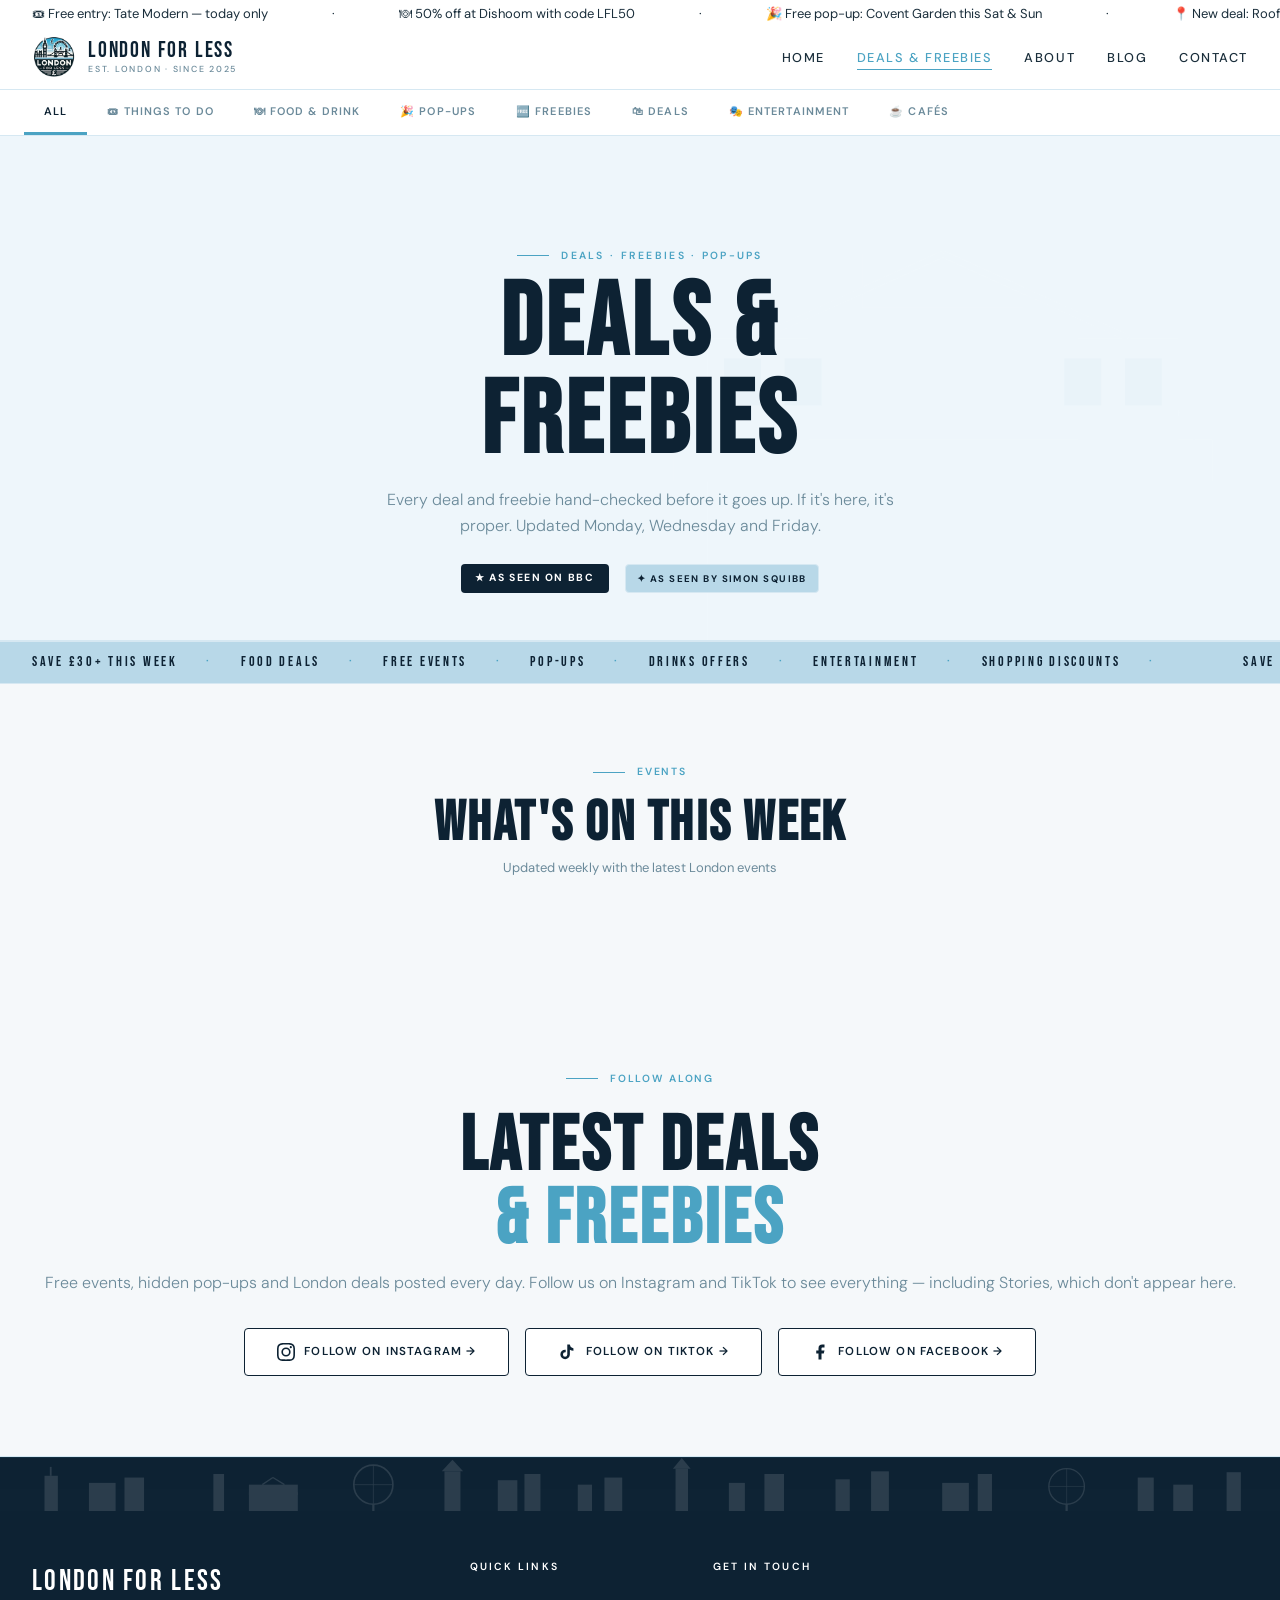
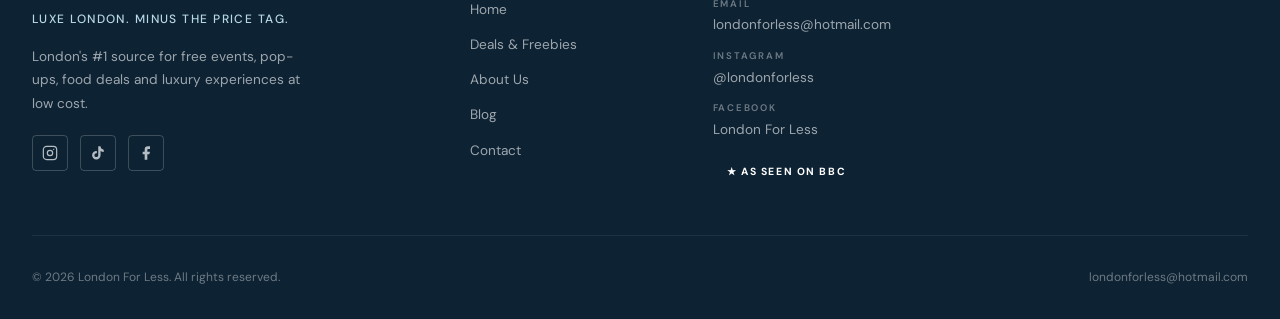
<file: deals.html>
<!DOCTYPE html>
<html lang="en">
<head>
  <meta charset="UTF-8" />
  <meta name="viewport" content="width=device-width, initial-scale=1.0" />
  <title>Deals & Freebies — London For Less</title>
  <meta name="description" content="London's best deals, freebies, pop-ups and savings — hand-picked and verified by London For Less. 10M+ monthly views." />
  <link rel="preconnect" href="https://fonts.googleapis.com" />
  <link rel="preconnect" href="https://fonts.gstatic.com" crossorigin />
  <link href="https://fonts.googleapis.com/css2?family=Bebas+Neue&family=Playfair+Display:ital,wght@0,400;0,700;0,900;1,400;1,700&family=DM+Sans:wght@300;400;500;600&display=swap" rel="stylesheet" />
  <link rel="stylesheet" href="styles.css" />
  <link rel="icon" href="logo-hd.png" type="image/png" />
</head>
<body>

  <div class="ticker-track">
    <div class="ticker-inner">
      <span>🎟 Free entry: Tate Modern — today only</span>
      <span>·</span>
      <span>🍽 50% off at Dishoom with code LFL50</span>
      <span>·</span>
      <span>🎉 Free pop-up: Covent Garden this Sat &amp; Sun</span>
      <span>·</span>
      <span>📍 New deal: Rooftop cinema £5 entry</span>
      <span>·</span>
      <span>🆓 Free yoga: Hyde Park every Saturday 9am</span>
      <span>·</span>
      <span>🎭 Free comedy night: Soho every Thursday</span>
      <span>·</span>
      <span>🎟 Free entry: Tate Modern — today only</span>
      <span>·</span>
      <span>🍽 50% off at Dishoom with code LFL50</span>
      <span>·</span>
      <span>🎉 Free pop-up: Covent Garden this Sat &amp; Sun</span>
      <span>·</span>
      <span>📍 New deal: Rooftop cinema £5 entry</span>
      <span>·</span>
      <span>🆓 Free yoga: Hyde Park every Saturday 9am</span>
      <span>·</span>
      <span>🎭 Free comedy night: Soho every Thursday</span>
    </div>
  </div>
</div>

<!-- ═══════════════════════════════════════
     NAVIGATION
════════════════════════════════════════ -->
<nav class="nav" role="navigation" aria-label="Main navigation">
  <div class="nav-inner">
    <a href="index.html" class="nav-logo" aria-label="London For Less home">
      <img src="logo-hd.png" alt="London For Less" class="nav-logo-badge" style="object-fit:contain;" />
      <div class="nav-logo-text">
        London For Less
        <span>Est. London · Since 2025</span>
      </div>
    </a>
    <ul class="nav-links" role="list">
      <li><a href="index.html">Home</a></li>
      <li><a href="deals.html" class="active">Deals & Freebies</a></li>
      <li><a href="about.html">About</a></li>
      <li><a href="blog.html">Blog</a></li>
      <li><a href="contact.html">Contact</a></li>
    </ul>
    <button class="nav-hamburger" aria-label="Open menu" aria-expanded="false">
      <span></span><span></span><span></span>
    </button>
  </div>
</nav>
<div class="nav-mobile-overlay" role="dialog" aria-modal="true">
  <a href="index.html">Home</a>
  <a href="deals.html">Deals &amp; Freebies</a>
  <a href="about.html">About</a>
  <a href="blog.html">Blog</a>
  <a href="contact.html">Contact</a>
</div>

<!-- CATEGORY STRIP -->
<div class="category-strip" role="navigation" aria-label="Content categories">
  <div class="category-strip-inner">
    <button class="cat-tab active" data-cat="all">All</button>
    <button class="cat-tab" data-cat="things-to-do">🎟 Things To Do</button>
    <button class="cat-tab" data-cat="food">🍽 Food &amp; Drink</button>
    <button class="cat-tab" data-cat="pop-up">🎉 Pop-Ups</button>
    <button class="cat-tab" data-cat="freebies">🆓 Freebies</button>
    <button class="cat-tab" data-cat="deals">🛍 Deals</button>
    <button class="cat-tab" data-cat="entertainment">🎭 Entertainment</button>
    <button class="cat-tab" data-cat="cafes">☕ Cafés</button>
  </div>
</div>

<!-- ═══════════════════════════════════════
     PAGE HERO
════════════════════════════════════════ -->
<header class="page-hero" role="banner">
  <!-- Tower Bridge watermark -->
  <svg class="page-hero-landmark" viewBox="0 0 400 300" xmlns="http://www.w3.org/2000/svg" aria-hidden="true">
    <rect x="60" y="120" width="60" height="180" fill="white"/>
    <rect x="280" y="120" width="60" height="180" fill="white"/>
    <rect x="40" y="180" width="320" height="25" fill="white"/>
    <line x1="90" y1="120" x2="200" y2="70" stroke="white" stroke-width="4"/>
    <line x1="310" y1="120" x2="200" y2="70" stroke="white" stroke-width="4"/>
    <rect x="152" y="70" width="96" height="32" fill="white" opacity="0.8"/>
    <line x1="90" y1="120" x2="50" y2="180" stroke="white" stroke-width="2" stroke-dasharray="8,8" opacity="0.6"/>
    <line x1="310" y1="120" x2="350" y2="180" stroke="white" stroke-width="2" stroke-dasharray="8,8" opacity="0.6"/>
    <rect x="70" y="132" width="22" height="28" fill="#4BA3C3" opacity="0.5"/>
    <rect x="106" y="132" width="22" height="28" fill="#4BA3C3" opacity="0.5"/>
    <rect x="272" y="132" width="22" height="28" fill="#4BA3C3" opacity="0.5"/>
    <rect x="308" y="132" width="22" height="28" fill="#4BA3C3" opacity="0.5"/>
  </svg>

  <div class="container" style="text-align:center;">
    <div class="page-hero-eyebrow" style="justify-content:center;">Deals · Freebies · Pop-Ups</div>
    <h1 class="page-hero-title">Deals &<br/>Freebies</h1>
    <p class="page-hero-sub" style="margin-left:auto;margin-right:auto;">Every deal and freebie hand-checked before it goes up. If it's here, it's proper. Updated Monday, Wednesday and Friday.</p>
    <div style="margin-top:1.5rem;display:flex;gap:1rem;flex-wrap:wrap;justify-content:center;">
      <span class="badge badge-bbc">★ As Seen On BBC</span>
      <span class="badge" style="background:var(--sky-pale);color:var(--navy);border:1px solid var(--mid);">✦ As Seen By Simon Squibb</span>
    </div>
  </div>
</header>

<!-- Marquee -->
<div class="marquee-wrap" aria-hidden="true">
  <div class="marquee-inner">
    <span>SAVE £30+ THIS WEEK <em>·</em> FOOD DEALS <em>·</em> FREE EVENTS <em>·</em> POP-UPS <em>·</em> DRINKS OFFERS <em>·</em> ENTERTAINMENT <em>·</em> SHOPPING DISCOUNTS <em>·</em></span>
    <span>SAVE £30+ THIS WEEK <em>·</em> FOOD DEALS <em>·</em> FREE EVENTS <em>·</em> POP-UPS <em>·</em> DRINKS OFFERS <em>·</em> ENTERTAINMENT <em>·</em> SHOPPING DISCOUNTS <em>·</em></span>
  </div>
</div>


<main id="main-content">

<!-- ═══════════════════════════════════════
     WHAT'S ON THIS WEEK
════════════════════════════════════════ -->
<section class="calendar-section" aria-labelledby="calendar-heading-deals">
  <div class="container">
    <div class="section-label fade-up" style="justify-content:center;">
      <span class="t-label" style="color:var(--sky);">Events</span>
    </div>
    <h2 id="calendar-heading-deals" class="t-display fade-up" style="font-size:clamp(2rem,5vw,3.5rem);color:var(--navy);margin-bottom:0.5rem;text-align:center;">
      What's On This Week
    </h2>
    <p class="calendar-caption fade-up" style="text-align:center;">Updated weekly with the latest London events</p>
    <div class="calendar-grid fade-up">
      <!-- Calendar populated by main.js buildCalendar() -->
    </div>
  </div>
</section>


<!-- ═══════════════════════════════════════
     INSTAGRAM FEED
════════════════════════════════════════ -->
<section class="section" style="background:var(--off-white);border-bottom:1px solid var(--mid);text-align:center;">
  <div class="container">
    <div class="section-label fade-up" style="justify-content:center;margin-bottom:1.5rem;">
      <span class="t-label" style="color:var(--sky);">Follow Along</span>
    </div>
    <h2 class="t-display fade-up" style="font-size:clamp(2.5rem,6vw,5rem);color:var(--navy);line-height:0.95;margin-bottom:0.75rem;">
      Latest Deals<br/><span style="color:var(--sky);">&amp; Freebies</span>
    </h2>
    <p class="fade-up" style="color:var(--muted);font-size:1rem;font-weight:300;line-height:1.7;margin-bottom:var(--space-md);">
      Free events, hidden pop-ups and London deals posted every day. Follow us on Instagram and TikTok to see everything — including Stories, which don't appear here.
    </p>

    <!-- ELFSIGHT START - Instagram Feed (commented out, re-enable if needed)
    <div class="fade-up">
      <script src="https://elfsightcdn.com/platform.js" async></script>
      <div class="elfsight-app-8472188e-bca3-40b6-96fe-38033deff2e0" data-elfsight-app-lazy></div>
    </div>
    ELFSIGHT END -->

    <div class="fade-up" style="display:flex;flex-wrap:wrap;gap:1rem;justify-content:center;margin-top:var(--space-md);">
      <a href="https://www.instagram.com/londonforless" target="_blank" rel="noopener"
        class="btn btn-outline" style="display:inline-flex;align-items:center;gap:0.6rem;padding:0.85rem 2rem;">
        <svg viewBox="0 0 24 24" fill="currentColor" width="18" height="18" aria-hidden="true"><path d="M12 2.163c3.204 0 3.584.012 4.85.07 3.252.148 4.771 1.691 4.919 4.919.058 1.265.069 1.645.069 4.849 0 3.205-.012 3.584-.069 4.849-.149 3.225-1.664 4.771-4.919 4.919-1.266.058-1.644.07-4.85.07-3.204 0-3.584-.012-4.849-.07-3.26-.149-4.771-1.699-4.919-4.92-.058-1.265-.07-1.644-.07-4.849 0-3.204.013-3.583.07-4.849.149-3.227 1.664-4.771 4.919-4.919 1.266-.057 1.645-.069 4.849-.069zM12 0C8.741 0 8.333.014 7.053.072 2.695.272.273 2.69.073 7.052.014 8.333 0 8.741 0 12c0 3.259.014 3.668.072 4.948.2 4.358 2.618 6.78 6.98 6.98C8.333 23.986 8.741 24 12 24c3.259 0 3.668-.014 4.948-.072 4.354-.2 6.782-2.618 6.979-6.98.059-1.28.073-1.689.073-4.948 0-3.259-.014-3.667-.072-4.947-.196-4.354-2.617-6.78-6.979-6.98C15.668.014 15.259 0 12 0zm0 5.838a6.162 6.162 0 100 12.324 6.162 6.162 0 000-12.324zM12 16a4 4 0 110-8 4 4 0 010 8zm6.406-11.845a1.44 1.44 0 100 2.881 1.44 1.44 0 000-2.881z"/></svg>
        Follow on Instagram →
      </a>
      <a href="https://www.tiktok.com/@londonforless" target="_blank" rel="noopener"
        class="btn btn-outline" style="display:inline-flex;align-items:center;gap:0.6rem;padding:0.85rem 2rem;">
        <svg viewBox="0 0 24 24" fill="currentColor" width="18" height="18" aria-hidden="true"><path d="M19.59 6.69a4.83 4.83 0 01-3.77-4.25V2h-3.45v13.67a2.89 2.89 0 01-2.88 2.5 2.89 2.89 0 01-2.89-2.89 2.89 2.89 0 012.89-2.89c.28 0 .54.04.79.1V9.01a6.33 6.33 0 00-.79-.05 6.34 6.34 0 00-6.34 6.34 6.34 6.34 0 006.34 6.34 6.34 6.34 0 006.33-6.34V8.91a8.16 8.16 0 004.77 1.52V7.0a4.85 4.85 0 01-1-.31z"/></svg>
        Follow on TikTok →
      </a>
      <a href="https://www.facebook.com/share/1DeWoeQyPM" target="_blank" rel="noopener"
        class="btn btn-outline" style="display:inline-flex;align-items:center;gap:0.6rem;padding:0.85rem 2rem;">
        <svg viewBox="0 0 24 24" fill="currentColor" width="18" height="18" aria-hidden="true"><path d="M18 2h-3a5 5 0 00-5 5v3H7v4h3v8h4v-8h3l1-4h-4V7a1 1 0 011-1h3z"/></svg>
        Follow on Facebook →
      </a>
    </div>
  </div>
</section>


</main>



<!-- ═══════════════════════════════════════
     FOOTER
════════════════════════════════════════ -->
<footer class="footer" role="contentinfo">
  <svg class="footer-skyline" viewBox="0 0 1440 60" xmlns="http://www.w3.org/2000/svg" aria-hidden="true">
    <rect x="0" y="35" width="1440" height="25" fill="white" opacity="0.05"/>
    <rect x="50" y="20" width="15" height="40" fill="white"/>
    <line x1="57" y1="20" x2="57" y2="10" stroke="white" stroke-width="2"/>
    <rect x="100" y="28" width="30" height="32" fill="white"/>
    <rect x="140" y="22" width="22" height="38" fill="white"/>
    <rect x="240" y="18" width="12" height="42" fill="white"/>
    <rect x="280" y="30" width="55" height="30" fill="white"/>
    <line x1="280" y1="40" x2="335" y2="40" stroke="white" stroke-width="3"/>
    <line x1="295" y1="30" x2="307" y2="22" stroke="white" stroke-width="1.5"/>
    <line x1="320" y1="30" x2="307" y2="22" stroke="white" stroke-width="1.5"/>
    <circle cx="420" cy="30" r="22" fill="none" stroke="white" stroke-width="1.8"/>
    <line x1="420" y1="8" x2="420" y2="52" stroke="white" stroke-width="0.8"/>
    <line x1="398" y1="30" x2="442" y2="30" stroke="white" stroke-width="0.8"/>
    <line x1="420" y1="52" x2="420" y2="60" stroke="white" stroke-width="2.5"/>
    <rect x="500" y="15" width="18" height="45" fill="white"/>
    <polygon points="497,15 509,2 521,15" fill="white"/>
    <rect x="560" y="25" width="22" height="35" fill="white"/>
    <rect x="590" y="18" width="18" height="42" fill="white"/>
    <rect x="650" y="30" width="16" height="30" fill="white"/>
    <rect x="680" y="22" width="20" height="38" fill="white"/>
    <rect x="760" y="12" width="14" height="48" fill="white"/>
    <polygon points="757,12 767,0 777,12" fill="white"/>
    <rect x="820" y="28" width="18" height="32" fill="white"/>
    <rect x="860" y="18" width="22" height="42" fill="white"/>
    <rect x="940" y="24" width="16" height="36" fill="white"/>
    <rect x="980" y="15" width="20" height="45" fill="white"/>
    <rect x="1060" y="28" width="30" height="32" fill="white"/>
    <rect x="1100" y="18" width="16" height="42" fill="white"/>
    <circle cx="1200" cy="32" r="20" fill="none" stroke="white" stroke-width="1.5"/>
    <line x1="1200" y1="12" x2="1200" y2="52" stroke="white" stroke-width="0.7"/>
    <line x1="1180" y1="32" x2="1220" y2="32" stroke="white" stroke-width="0.7"/>
    <line x1="1200" y1="52" x2="1200" y2="60" stroke="white" stroke-width="2.5"/>
    <rect x="1280" y="22" width="18" height="38" fill="white"/>
    <rect x="1320" y="30" width="22" height="30" fill="white"/>
    <rect x="1380" y="16" width="16" height="44" fill="white"/>
  </svg>
  <div class="footer-main">
    <div class="container">
      <div class="footer-grid">
        <div>
          <div class="footer-brand-name">London For Less</div>
          <div class="footer-tagline">Luxe London. Minus the Price Tag.</div>
          <p class="footer-desc">London's #1 source for free events, pop-ups, food deals and luxury experiences at low cost.</p>
          <div class="footer-social-icons">
            <a href="https://www.instagram.com/londonforless" target="_blank" rel="noopener" class="footer-social-icon" aria-label="Instagram">
              <svg viewBox="0 0 24 24" fill="none" stroke="currentColor" stroke-width="1.8" xmlns="http://www.w3.org/2000/svg"><rect x="2" y="2" width="20" height="20" rx="5"/><circle cx="12" cy="12" r="4"/><circle cx="17.5" cy="6.5" r="1" fill="currentColor" stroke="none"/></svg>
            </a>
            <a href="https://www.tiktok.com/@londonforless" target="_blank" rel="noopener" class="footer-social-icon" aria-label="TikTok">
              <svg viewBox="0 0 24 24" fill="currentColor" xmlns="http://www.w3.org/2000/svg"><path d="M19.59 6.69a4.83 4.83 0 01-3.77-4.25V2h-3.45v13.67a2.89 2.89 0 01-2.88 2.5 2.89 2.89 0 01-2.89-2.89 2.89 2.89 0 012.89-2.89c.28 0 .54.04.79.1V9.01a6.33 6.33 0 00-.79-.05 6.34 6.34 0 00-6.34 6.34 6.34 6.34 0 006.34 6.34 6.34 6.34 0 006.33-6.34V8.91a8.16 8.16 0 004.77 1.52V7.0a4.85 4.85 0 01-1-.31z"/></svg>
            </a>
            <a href="https://facebook.com/share/1DeWoeQyPM" target="_blank" rel="noopener" class="footer-social-icon" aria-label="Facebook">
              <svg viewBox="0 0 24 24" fill="currentColor" xmlns="http://www.w3.org/2000/svg"><path d="M18 2h-3a5 5 0 00-5 5v3H7v4h3v8h4v-8h3l1-4h-4V7a1 1 0 011-1h3z"/></svg>
            </a>
          </div>
        </div>
        <div>
          <div class="footer-col-title">Quick Links</div>
          <ul class="footer-links">
            <li><a href="index.html">Home</a></li>
            <li><a href="deals.html">Deals &amp; Freebies</a></li>
            <li><a href="about.html">About Us</a></li>
            <li><a href="blog.html">Blog</a></li>
            <li><a href="contact.html">Contact</a></li>
          </ul>
        </div>
        <div>
          <div class="footer-col-title">Get In Touch</div>
          <div class="footer-contact-item">
            <span class="t-label" style="font-size:0.6rem;color:rgba(255,255,255,0.4);">Email</span>
            <a href="mailto:londonforless@hotmail.com">londonforless@hotmail.com</a>
          </div>
          <div class="footer-contact-item">
            <span class="t-label" style="font-size:0.6rem;color:rgba(255,255,255,0.4);">Instagram</span>
            <a href="https://www.instagram.com/londonforless" target="_blank" rel="noopener">@londonforless</a>
          </div>
          <div class="footer-contact-item">
            <span class="t-label" style="font-size:0.6rem;color:rgba(255,255,255,0.4);">Facebook</span>
            <a href="https://www.facebook.com/share/1DeWoeQyPM" target="_blank" rel="noopener">London For Less</a>
          </div>
          <div style="margin-top:1rem;">
            <span class="badge badge-bbc">★ As Seen On BBC</span>
          </div>
        </div>
      </div>
      <div class="footer-bottom">
        <p class="footer-copy">© 2026 London For Less. All rights reserved.</p>
        <p class="footer-copy">londonforless@hotmail.com</p>
      </div>
    </div>
  </div>
</footer>

<button class="back-to-top" aria-label="Back to top">↑</button>
<script src="main.js"></script>
</body>
</html>
</file>
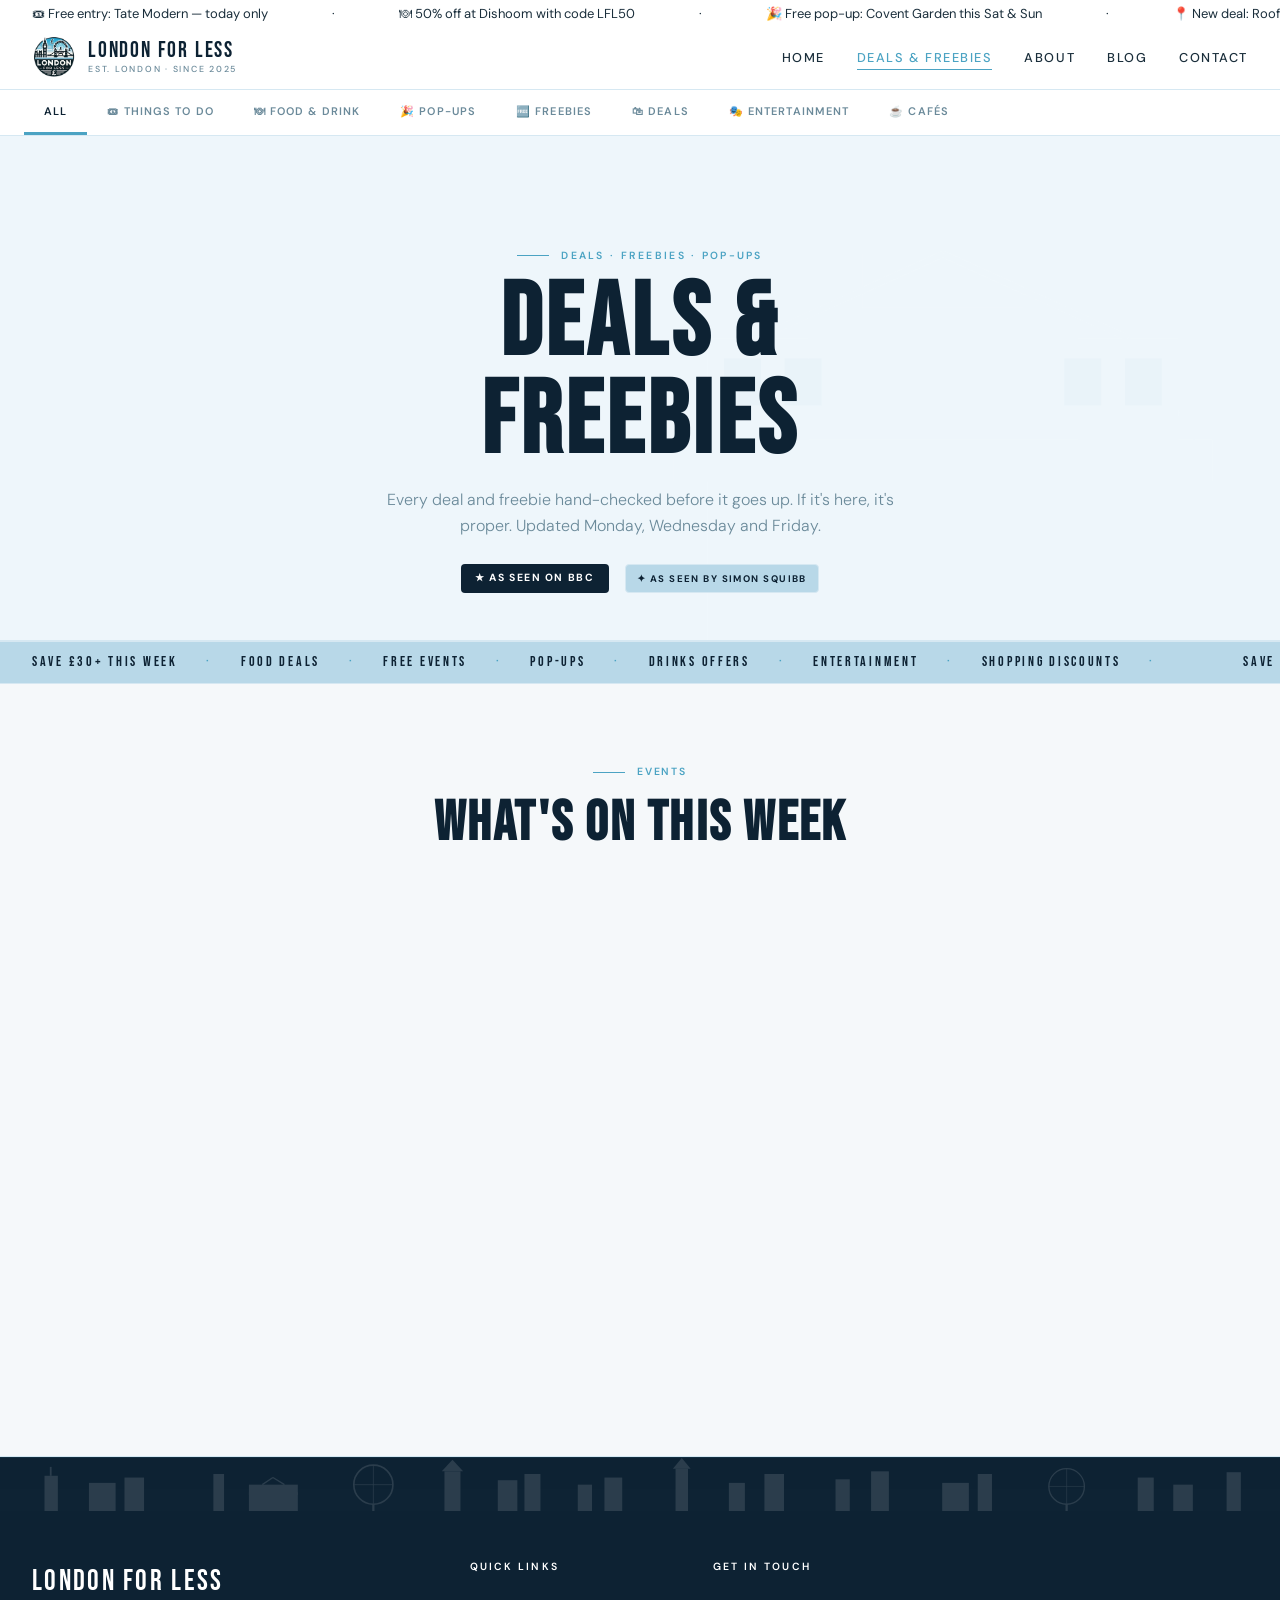
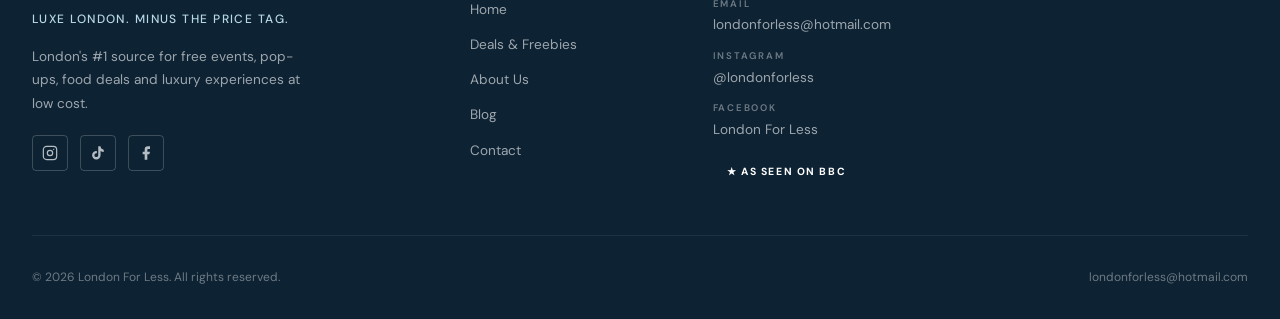
<file: freebies.html>
<!DOCTYPE html>
<html lang="en">
<head>
  <meta charset="UTF-8" />
  <meta http-equiv="refresh" content="0; url=deals.html" />
  <link rel="canonical" href="deals.html" />
  <title>Redirecting — London For Less</title>
</head>
<body>
  <p>Redirecting to <a href="deals.html">Deals &amp; Freebies</a>…</p>
</body>
</html>
</file>
<file: styles.css>
/* ============================================
   LONDON FOR LESS — styles.css
   Clean editorial light design system
   ============================================ */

@import url('https://fonts.googleapis.com/css2?family=Bebas+Neue&family=Playfair+Display:ital,wght@0,400;0,700;0,900;1,400;1,700&family=Inter:wght@300;400;500;600&family=DM+Sans:wght@300;400;500;600&display=swap');

/* ─── CSS Custom Properties ─── */
:root {
  --navy:       #0D2233;
  --sky:        #4BA3C3;
  --sky-pale:   #B8D8E8;
  --sky-light:  #EEF6FB;
  --white:      #FFFFFF;
  --off-white:  #F5F8FA;
  --mid:        #D6E8F2;
  --text:       #1A2E3B;
  --muted:      #6B8A9A;

  --font-display: 'Bebas Neue', sans-serif;
  --font-editorial: 'Playfair Display', serif;
  --font-body: 'DM Sans', sans-serif;

  --space-xs:  0.5rem;
  --space-sm:  1rem;
  --space-md:  2rem;
  --space-lg:  3rem;
  --space-xl:  5rem;

  --radius-sm: 4px;
  --radius-md: 8px;
  --radius-lg: 16px;

  --transition: 200ms cubic-bezier(0.4, 0, 0.2, 1);
  --transition-slow: 400ms cubic-bezier(0.4, 0, 0.2, 1);

  --nav-height: 64px;
  --section-pad: 80px;
  --section-pad-sm: 56px;
}

/* ─── Reset ─── */
*, *::before, *::after { box-sizing: border-box; margin: 0; padding: 0; }

html {
  scroll-behavior: smooth;
  font-size: 16px;
}

body {
  background: var(--white);
  color: var(--text);
  font-family: var(--font-body);
  font-weight: 400;
  line-height: 1.6;
  overflow-x: hidden;
  -webkit-font-smoothing: antialiased;
}

img { max-width: 100%; display: block; }
a { text-decoration: none; color: inherit; }
button { cursor: pointer; border: none; background: none; font-family: inherit; }
ul, ol { list-style: none; }

/* ─── Typography Scale ─── */
.t-display {
  font-family: var(--font-display);
  letter-spacing: 0.04em;
  line-height: 0.95;
  text-transform: uppercase;
}

.t-editorial {
  font-family: var(--font-editorial);
  line-height: 1.15;
}

.t-label {
  font-family: var(--font-body);
  font-size: 0.65rem;
  font-weight: 600;
  letter-spacing: 0.18em;
  text-transform: uppercase;
}

.t-body {
  font-family: var(--font-body);
  font-size: 1rem;
  font-weight: 300;
  line-height: 1.7;
  color: var(--muted);
}

/* ─── Live Ticker ─── */
.ticker-bar {
  height: 40px;
  background: var(--navy);
  color: var(--white);
  display: flex;
  align-items: center;
  overflow: hidden;
  position: relative;
  z-index: 1001;
}
.ticker-live {
  display: flex;
  align-items: center;
  gap: 6px;
  padding: 0 16px;
  flex-shrink: 0;
  border-right: 1px solid rgba(255,255,255,0.15);
  font-size: 11px;
  font-weight: 700;
  letter-spacing: 0.12em;
  text-transform: uppercase;
  white-space: nowrap;
}
.ticker-live-dot {
  width: 6px;
  height: 6px;
  background: #E8453C;
  border-radius: 50%;
  animation: pulse 1.5s ease-in-out infinite;
}
@keyframes pulse {
  0%, 100% { opacity: 1; }
  50% { opacity: 0.3; }
}
.ticker-track {
  flex: 1;
  overflow: hidden;
}
.ticker-inner {
  display: inline-flex;
  white-space: nowrap;
  animation: ticker 35s linear infinite;
  font-size: 13px;
  font-family: 'DM Sans', sans-serif;
}
.ticker-inner:hover {
  animation-play-state: paused;
}
.ticker-inner span {
  padding: 0 32px;
}
@keyframes ticker {
  from { transform: translateX(0); }
  to { transform: translateX(-50%); }
}

/* ─── Navigation ─── */
.nav {
  position: sticky;
  top: 0;
  left: 0;
  right: 0;
  z-index: 1000;
  height: var(--nav-height);
  display: flex;
  align-items: center;
  padding: 0 var(--space-md);
  background: rgba(255,255,255,0.95);
  backdrop-filter: blur(8px);
  border-bottom: 1px solid var(--mid);
  transition: background var(--transition-slow), box-shadow var(--transition-slow);
}

.nav-scrolled {
  background: var(--white) !important;
  border-bottom: 1px solid var(--mid);
  box-shadow: none;
}

.nav-inner {
  width: 100%;
  max-width: 1400px;
  margin: 0 auto;
  display: flex;
  align-items: center;
  justify-content: space-between;
}

.nav-logo {
  display: flex;
  align-items: center;
  gap: 0.75rem;
  text-decoration: none;
}

.nav-logo-badge {
  width: 44px;
  height: 44px;
  flex-shrink: 0;
}

.nav-logo-text {
  font-family: var(--font-display);
  font-size: 1.4rem;
  letter-spacing: 0.08em;
  color: var(--navy);
  line-height: 1;
}

.nav-logo-text span {
  display: block;
  font-family: var(--font-body);
  font-size: 0.55rem;
  font-weight: 500;
  letter-spacing: 0.2em;
  text-transform: uppercase;
  color: var(--muted);
  margin-top: 2px;
}

.nav-links {
  display: flex;
  align-items: center;
  gap: var(--space-md);
}

.nav-links a {
  font-family: var(--font-body);
  font-size: 0.8rem;
  font-weight: 500;
  letter-spacing: 0.12em;
  text-transform: uppercase;
  color: var(--text);
  transition: color var(--transition);
  position: relative;
}

.nav-links a::after {
  content: '';
  position: absolute;
  bottom: -4px;
  left: 0;
  right: 0;
  height: 1px;
  background: var(--sky);
  transform: scaleX(0);
  transform-origin: left;
  transition: transform var(--transition);
}

.nav-links a:hover,
.nav-links a.active {
  color: var(--sky);
}

.nav-links a:hover::after,
.nav-links a.active::after {
  transform: scaleX(1);
}

.nav-cta {
  display: inline-flex;
  align-items: center;
  gap: 0.4rem;
  background: var(--sky);
  color: var(--white);
  font-family: var(--font-body);
  font-size: 0.75rem;
  font-weight: 600;
  letter-spacing: 0.1em;
  text-transform: uppercase;
  padding: 0.6rem 1.25rem;
  border-radius: 4px;
  transition: filter var(--transition), transform var(--transition);
}

.nav-cta:hover {
  filter: brightness(0.92);
  transform: translateY(-1px);
}

/* Hamburger */
.nav-hamburger {
  display: none;
  flex-direction: column;
  gap: 5px;
  padding: 4px;
  z-index: 1100;
}

.nav-hamburger span {
  display: block;
  width: 24px;
  height: 2px;
  background: var(--navy);
  transition: transform var(--transition), opacity var(--transition);
}

.nav-hamburger.open span:nth-child(1) { transform: translateY(7px) rotate(45deg); }
.nav-hamburger.open span:nth-child(2) { opacity: 0; }
.nav-hamburger.open span:nth-child(3) { transform: translateY(-7px) rotate(-45deg); }

/* Mobile overlay nav */
.nav-mobile-overlay {
  display: none;
  position: fixed;
  inset: 0;
  background: var(--white);
  z-index: 999;
  flex-direction: column;
  align-items: center;
  justify-content: center;
  gap: 0;
  opacity: 0;
  pointer-events: none;
  transition: opacity var(--transition-slow);
}

.nav-mobile-overlay.open {
  opacity: 1;
  pointer-events: all;
}

.nav-mobile-overlay a {
  font-family: var(--font-display);
  font-size: clamp(2.5rem, 8vw, 4rem);
  letter-spacing: 0.06em;
  color: var(--navy);
  transition: color var(--transition);
  border-bottom: 1px solid var(--mid);
  width: 100%;
  text-align: center;
  padding: 1rem 0;
}

.nav-mobile-overlay a:last-child {
  border-bottom: none;
}

.nav-mobile-overlay a:hover { color: var(--sky); }

/* ─── Category Strip ─── */
.category-strip {
  background: var(--white);
  border-bottom: 1px solid var(--mid);
  position: sticky;
  top: var(--nav-height);
  z-index: 99;
  overflow-x: auto;
  scrollbar-width: none;
  -webkit-overflow-scrolling: touch;
}
.category-strip::-webkit-scrollbar { display: none; }
.category-strip-inner {
  display: flex;
  align-items: center;
  gap: 0;
  padding: 0 24px;
  min-width: max-content;
}
.cat-tab {
  padding: 14px 20px;
  font-size: 11px;
  font-weight: 600;
  letter-spacing: 0.1em;
  text-transform: uppercase;
  color: var(--muted);
  cursor: pointer;
  border: none;
  background: none;
  border-bottom: 3px solid transparent;
  transition: color 0.15s, border-color 0.15s;
  white-space: nowrap;
  font-family: 'DM Sans', sans-serif;
}
.cat-tab:hover { color: var(--navy); }
.cat-tab.active {
  color: var(--navy);
  border-bottom-color: var(--sky);
}

/* ─── Hero Base ─── */
.hero {
  position: relative;
  min-height: 100svh;
  display: flex;
  flex-direction: column;
  justify-content: center;
  overflow: hidden;
  background: var(--sky-light);
}

.hero-bg {
  position: absolute;
  inset: 0;
  background: var(--sky-light);
  z-index: 0;
}

.hero-content {
  position: relative;
  z-index: 2;
  max-width: 1400px;
  width: 100%;
  margin: 0 auto;
  padding: var(--space-lg) var(--space-md);
}

.hero-skyline {
  position: absolute;
  bottom: 0;
  left: 0;
  right: 0;
  z-index: 1;
  opacity: 0.18;
}

/* ─── Section Containers ─── */
.container {
  max-width: 1400px;
  margin: 0 auto;
  padding: 0 var(--space-md);
}

.section {
  padding: var(--section-pad) 0;
}

.section-sm {
  padding: var(--section-pad-sm) 0;
}

/* Fine rule divider */
.rule {
  width: 100%;
  height: 1px;
  background: var(--mid);
  margin: 2.5rem 0;
}

.rule-gold {
  background: var(--sky-pale);
}

/* ─── Layout utility grids ─── */
.grid-2col {
  display: grid;
  grid-template-columns: 1fr 1fr;
  gap: var(--space-lg);
  align-items: start;
}

.grid-split {
  display: grid;
  grid-template-columns: 1fr 1.3fr;
  gap: var(--space-xl);
  align-items: start;
}

.grid-editorial {
  display: grid;
  grid-template-columns: 1fr 1fr;
  gap: 4rem;
  align-items: center;
  padding: var(--section-pad-sm) 0;
  border-bottom: 1px solid var(--mid);
}

.grid-editorial.flipped > :first-child { order: 2; }
.grid-editorial.flipped > :last-child  { order: 1; }

/* Section label */
.section-label {
  display: flex;
  align-items: center;
  gap: 0.75rem;
  margin-bottom: var(--space-sm);
}

.section-label::before {
  content: '';
  display: block;
  width: 2rem;
  height: 1px;
  background: var(--sky);
}

/* ─── Badges ─── */
.badge {
  display: inline-flex;
  align-items: center;
  gap: 0.4rem;
  padding: 0.3rem 0.7rem;
  border-radius: 4px;
  font-family: var(--font-body);
  font-size: 0.6rem;
  font-weight: 700;
  letter-spacing: 0.15em;
  text-transform: uppercase;
}

.badge-free    { background: var(--sky-pale); color: var(--sky); border: 1px solid var(--mid); }
.badge-food    { background: #fbe8e4; color: #C0533A; border: 1px solid #f0c9be; }
.badge-popup   { background: var(--sky-pale); color: var(--navy); border: 1px solid var(--mid); }
.badge-discount{ background: #e8f5e9; color: #2E7D52; border: 1px solid #c8e6c9; }
.badge-drinks  { background: var(--sky-pale); color: var(--sky); border: 1px solid var(--mid); }
.badge-entertainment { background: var(--sky-pale); color: var(--navy); border: 1px solid var(--mid); }

.badge-bbc {
  background: var(--navy);
  color: var(--white);
  border: none;
  font-size: 0.65rem;
  padding: 0.4rem 0.9rem;
}

/* ─── Deal Cards ─── */
.card-grid {
  display: grid;
  grid-template-columns: repeat(auto-fill, minmax(300px, 1fr));
  gap: 1.5rem;
}

.deal-card {
  background: var(--white);
  border: 1px solid var(--mid);
  border-radius: 8px;
  overflow: hidden;
  position: relative;
  transition: border-color var(--transition), opacity 0.25s ease, transform 0.25s ease;
}

.deal-card:hover {
  border-color: var(--sky);
}

.deal-card.hidden {
  opacity: 0;
  transform: translateY(8px);
  pointer-events: none;
  display: none;
}

.deal-card-visual {
  height: 200px;
  background: var(--sky-light);
  position: relative;
  overflow: hidden;
  display: flex;
  align-items: center;
  justify-content: center;
}

.deal-card-visual svg {
  position: absolute;
  inset: 0;
  width: 100%;
  height: 100%;
}

.deal-card-body {
  padding: 1.4rem 1.4rem 1.25rem;
  position: relative;
  z-index: 2;
}

.deal-card-tags {
  display: flex;
  gap: 0.5rem;
  flex-wrap: wrap;
  margin-bottom: 0.75rem;
}

.deal-card-title {
  font-family: var(--font-editorial);
  font-size: 1.2rem;
  font-weight: 700;
  color: var(--navy);
  line-height: 1.2;
  margin-bottom: 0.5rem;
}

.deal-card-desc {
  font-size: 0.85rem;
  color: var(--muted);
  line-height: 1.6;
  margin-bottom: 1rem;
}

.deal-card-footer {
  display: flex;
  align-items: center;
  justify-content: space-between;
  padding-top: 1rem;
  border-top: 1px solid var(--mid);
}

.deal-savings {
  font-family: var(--font-display);
  font-size: 1.4rem;
  color: var(--sky);
  letter-spacing: 0.04em;
}

/* ─── Buttons ─── */
.btn {
  display: inline-flex;
  align-items: center;
  gap: 0.4rem;
  padding: 0.55rem 1.1rem;
  font-family: var(--font-body);
  font-size: 0.72rem;
  font-weight: 600;
  letter-spacing: 0.1em;
  text-transform: uppercase;
  transition: all var(--transition);
  border-radius: 4px;
}

.btn-primary {
  background: var(--sky);
  color: var(--white);
}

.btn-primary:hover {
  filter: brightness(0.92);
  transform: translateY(-1px);
}

.btn-outline {
  background: var(--white);
  color: var(--navy);
  border: 1px solid var(--navy);
}

.btn-outline:hover {
  border-color: var(--sky);
  color: var(--sky);
}

.btn-ghost {
  color: var(--sky);
  border: 1px solid var(--sky);
  border-radius: 4px;
}

.btn-ghost:hover {
  background: var(--sky-light);
  border-color: var(--sky);
}

/* ─── Stats Bar ─── */
.stats-bar {
  background: var(--sky-pale);
  border-top: 1px solid var(--mid);
  border-bottom: 1px solid var(--mid);
  padding: var(--space-md) 0;
}

.stats-inner {
  display: flex;
  align-items: center;
  justify-content: center;
  gap: var(--space-lg);
  flex-wrap: wrap;
}

.stat-item {
  text-align: center;
  position: relative;
}

.stat-item + .stat-item::before {
  content: '';
  position: absolute;
  left: calc(-1 * var(--space-lg) / 2);
  top: 50%;
  transform: translateY(-50%);
  width: 1px;
  height: 2rem;
  background: var(--mid);
}

.stat-number {
  font-family: var(--font-display);
  font-size: clamp(2rem, 4vw, 3.5rem);
  color: var(--navy);
  letter-spacing: 0.04em;
  line-height: 1;
}

.stat-bbc-logo {
  height: clamp(1.8rem, 3.5vw, 3rem);
  width: auto;
  filter: brightness(0);
  opacity: 0.85;
}

.stat-label {
  font-size: 0.7rem;
  letter-spacing: 0.15em;
  text-transform: uppercase;
  color: var(--muted);
  margin-top: 0.3rem;
}

/* ─── Filter Tabs ─── */
.filter-bar {
  display: flex;
  gap: 0.5rem;
  flex-wrap: wrap;
  padding: 1.25rem var(--space-md);
  background: var(--white);
  border-bottom: 1px solid var(--mid);
  position: sticky;
  top: var(--nav-height);
  z-index: 100;
}

.filter-btn {
  padding: 0.45rem 1rem;
  font-family: var(--font-body);
  font-size: 0.72rem;
  font-weight: 500;
  letter-spacing: 0.1em;
  text-transform: uppercase;
  color: var(--muted);
  border: 1px solid var(--mid);
  background: transparent;
  border-radius: 4px;
  transition: all var(--transition);
}

.filter-btn:hover {
  color: var(--navy);
  border-color: var(--sky);
}

.filter-btn.active {
  background: var(--sky);
  color: var(--white);
  border-color: var(--sky);
  font-weight: 600;
}

/* ─── Horizontal Scroll Strip ─── */
.scroll-strip-wrap {
  position: relative;
}

.scroll-strip-wrap::before,
.scroll-strip-wrap::after {
  content: '';
  position: absolute;
  top: 0;
  bottom: var(--space-sm);
  width: 4rem;
  z-index: 2;
  pointer-events: none;
}

.scroll-strip-wrap::before {
  left: 0;
  background: linear-gradient(to right, var(--white), transparent);
}

.scroll-strip-wrap::after {
  right: 0;
  background: linear-gradient(to left, var(--white), transparent);
}

.scroll-strip {
  overflow-x: auto;
  scroll-snap-type: x mandatory;
  -webkit-overflow-scrolling: touch;
  scrollbar-width: none;
  display: flex;
  gap: 1rem;
  padding: 0 var(--space-md) var(--space-sm);
  cursor: grab;
}

.scroll-strip::-webkit-scrollbar { display: none; }
.scroll-strip:active { cursor: grabbing; }

.scroll-card {
  flex: 0 0 280px;
  scroll-snap-align: start;
  background: var(--white);
  border: 1px solid var(--mid);
  border-radius: 8px;
  padding: 1.4rem;
  position: relative;
  transition: border-color var(--transition);
}

.scroll-card::before {
  content: '';
  position: absolute;
  top: 0;
  left: 0;
  width: 4px;
  height: 0;
  background: var(--sky);
  border-radius: 4px 0 0 4px;
  transition: height var(--transition-slow);
}

.scroll-card:hover {
  border-color: var(--sky);
}

.scroll-card:hover::before { height: 100%; }

.scroll-card-date {
  font-size: 0.62rem;
  letter-spacing: 0.16em;
  text-transform: uppercase;
  color: var(--sky);
  margin-bottom: 0.5rem;
  font-weight: 600;
}

.scroll-card-title {
  font-family: var(--font-editorial);
  font-size: 1.05rem;
  font-weight: 700;
  color: var(--navy);
  line-height: 1.25;
}

/* ─── Alternating Editorial Blocks ─── */
.editorial-block {
  display: grid;
  grid-template-columns: 1fr 1fr;
  gap: 4rem;
  align-items: center;
  padding: var(--space-lg) 0;
  border-bottom: 1px solid var(--mid);
}

.editorial-block.reverse { direction: rtl; }
.editorial-block.reverse > * { direction: ltr; }

.editorial-visual {
  aspect-ratio: 4/3;
  background: var(--sky-light);
  display: flex;
  align-items: center;
  justify-content: center;
  position: relative;
  overflow: hidden;
  border: 1px solid var(--mid);
  border-radius: 8px;
}

.editorial-visual svg {
  width: 85%;
  height: 85%;
  opacity: 0.75;
}

.editorial-visual::before {
  content: '';
  position: absolute;
  inset: 0;
  background: none;
  pointer-events: none;
  z-index: 0;
}

.editorial-visual svg {
  position: relative;
  z-index: 1;
  width: 88%;
  height: 88%;
}

.editorial-category {
  font-size: 0.65rem;
  font-weight: 600;
  letter-spacing: 0.2em;
  text-transform: uppercase;
  color: var(--sky);
  margin-bottom: 0.75rem;
  display: flex;
  align-items: center;
  gap: 0.6rem;
}

.editorial-category::before {
  content: '';
  display: block;
  width: 1.5rem;
  height: 1px;
  background: var(--sky);
}

.editorial-title {
  font-family: var(--font-display);
  font-size: clamp(2.5rem, 4vw, 4rem);
  color: var(--navy);
  letter-spacing: 0.04em;
  line-height: 0.95;
  margin-bottom: 1.25rem;
}

.editorial-body {
  font-size: 0.95rem;
  color: var(--muted);
  line-height: 1.75;
  margin-bottom: 1.5rem;
  font-weight: 300;
}

/* ─── Pull Quote ─── */
.pull-quote {
  position: relative;
  padding: var(--space-md) var(--space-lg);
  border-left: 3px solid var(--sky);
  background: var(--sky-light);
  border-radius: 0 4px 4px 0;
}

.pull-quote::before {
  content: '\201C';
  position: absolute;
  top: -0.5rem;
  left: 1rem;
  font-family: var(--font-editorial);
  font-size: 5rem;
  color: var(--sky);
  opacity: 0.3;
  line-height: 1;
}

.pull-quote p {
  font-family: var(--font-editorial);
  font-size: clamp(1.25rem, 2.5vw, 1.75rem);
  font-style: italic;
  color: var(--navy);
  line-height: 1.4;
}

/* ─── Newsletter Section ─── */
.newsletter-section {
  background: var(--off-white);
  border-top: 1px solid var(--mid);
  border-bottom: 1px solid var(--mid);
  text-align: center;
  padding: var(--section-pad) var(--space-md);
  position: relative;
  overflow: hidden;
}

.newsletter-form {
  display: flex;
  gap: 0;
  max-width: 480px;
  margin: var(--space-sm) auto 0;
}

.newsletter-input {
  flex: 1;
  background: var(--white);
  border: 1px solid var(--mid);
  border-right: none;
  color: var(--text);
  font-family: var(--font-body);
  font-size: 0.9rem;
  padding: 0.85rem 1.25rem;
  outline: none;
  transition: border-color var(--transition);
  border-radius: 4px 0 0 4px;
}

.newsletter-input:focus { border-color: var(--sky); }
.newsletter-input::placeholder { color: var(--muted); opacity: 0.6; }

.newsletter-submit {
  background: var(--sky);
  color: var(--white);
  font-family: var(--font-body);
  font-size: 0.75rem;
  font-weight: 700;
  letter-spacing: 0.1em;
  text-transform: uppercase;
  padding: 0.85rem 1.5rem;
  border-radius: 0 4px 4px 0;
  transition: filter var(--transition);
  white-space: nowrap;
}

.newsletter-submit:hover { filter: brightness(0.92); }

/* ─── Instagram / Social Teaser ─── */
.social-teaser {
  display: grid;
  grid-template-columns: repeat(3, 1fr);
  gap: 4px;
}

.social-tile {
  aspect-ratio: 1;
  background: var(--off-white);
  border: 1px solid var(--mid);
  display: flex;
  align-items: center;
  justify-content: center;
  overflow: hidden;
  position: relative;
  cursor: pointer;
  border-radius: 8px;
  transition: border-color var(--transition);
}

.social-tile:hover {
  border-color: var(--sky);
}

.social-tile svg { width: 52%; height: 52%; opacity: 1; transition: transform var(--transition); }
.social-tile:hover svg { transform: scale(1.05); }

/* Branded social tiles */
.social-tile[style*="background:linear-gradient"] svg,
.social-tile[style*="background:#010101"] svg,
.social-tile[style*="background:#1877F2"] svg { opacity: 1 !important; width: 52%; height: 52%; }

/* ─── Media / BBC Block ─── */
.media-block {
  display: flex;
  align-items: center;
  gap: var(--space-md);
  padding: var(--space-md);
  background: var(--sky-light);
  border: 1px solid var(--mid);
  border-radius: 8px;
}

.media-logo {
  font-family: var(--font-display);
  font-size: 2.5rem;
  color: var(--navy);
  letter-spacing: 0.08em;
  flex-shrink: 0;
}

.media-text h3 {
  font-family: var(--font-editorial);
  font-size: 1.1rem;
  color: var(--navy);
  margin-bottom: 0.3rem;
}

.media-text p {
  font-size: 0.85rem;
  color: var(--muted);
}

/* ─── Social Links (Contact/About) ─── */
.social-row {
  display: flex;
  align-items: center;
  gap: 1.5rem;
  padding: 1.25rem 1rem;
  border-bottom: 1px solid var(--mid);
  background: var(--off-white);
  transition: background var(--transition), border-color var(--transition);
  text-decoration: none;
  border-radius: 0;
  margin-bottom: 4px;
  border: 1px solid var(--mid);
  border-radius: 8px;
}

.social-row:last-child { border-bottom: 1px solid var(--mid); }
.social-row:hover { border-color: var(--sky); }

.social-row-icon {
  width: 40px;
  height: 40px;
  display: flex;
  align-items: center;
  justify-content: center;
  border: 1px solid var(--mid);
  border-radius: 4px;
  flex-shrink: 0;
  transition: border-color var(--transition), background var(--transition);
  background: var(--white);
}

.social-row:hover .social-row-icon {
  border-color: var(--sky);
  background: var(--sky-light);
}

.social-row-icon svg { width: 18px; height: 18px; color: var(--navy); }

.social-row-name {
  font-family: var(--font-display);
  font-size: 1.5rem;
  letter-spacing: 0.06em;
  color: var(--navy);
  transition: color var(--transition);
}

.social-row:hover .social-row-name { color: var(--sky); }

.social-row-handle {
  margin-left: auto;
  font-size: 0.75rem;
  letter-spacing: 0.1em;
  color: var(--muted);
}

/* ─── Page Hero (inner pages) ─── */
.page-hero {
  padding: calc(var(--nav-height) + var(--space-lg)) var(--space-md) var(--space-lg);
  background: var(--sky-light);
  position: relative;
  overflow: hidden;
}

.page-hero::after {
  content: '';
  position: absolute;
  bottom: 0;
  left: 0;
  right: 0;
  height: 1px;
  background: var(--mid);
}

.page-hero .container { position: relative; z-index: 1; }

.page-hero-eyebrow {
  font-size: 0.65rem;
  font-weight: 600;
  letter-spacing: 0.22em;
  text-transform: uppercase;
  color: var(--sky);
  margin-bottom: 0.75rem;
  display: flex;
  align-items: center;
  gap: 0.75rem;
}

.page-hero-eyebrow::before {
  content: '';
  display: block;
  width: 2rem;
  height: 1px;
  background: var(--sky);
}

.page-hero-title {
  font-family: var(--font-display);
  font-size: clamp(3rem, 8vw, 7rem);
  color: var(--navy);
  letter-spacing: 0.04em;
  line-height: 0.95;
  margin-bottom: 1rem;
}

.page-hero-sub {
  font-size: 1rem;
  color: var(--muted);
  max-width: 560px;
  line-height: 1.65;
  font-weight: 300;
}

.page-hero-landmark {
  position: absolute;
  right: 0;
  bottom: 0;
  height: 100%;
  opacity: 0.05;
  z-index: 0;
}

/* ─── Contact Form ─── */
.contact-form {
  display: flex;
  flex-direction: column;
  gap: 1rem;
}

.form-group {
  display: flex;
  flex-direction: column;
  gap: 0.4rem;
}

.form-group label {
  font-size: 0.65rem;
  letter-spacing: 0.18em;
  text-transform: uppercase;
  color: var(--muted);
  font-weight: 500;
}

.form-input, .form-textarea {
  background: var(--white);
  border: 1px solid var(--mid);
  color: var(--text);
  font-family: var(--font-body);
  font-size: 0.9rem;
  padding: 0.85rem 1rem;
  border-radius: 4px;
  outline: none;
  transition: border-color var(--transition);
}

.form-input:focus, .form-textarea:focus {
  border-color: var(--sky);
}

.form-input::placeholder, .form-textarea::placeholder { color: var(--muted); opacity: 0.5; }

.form-textarea { resize: vertical; min-height: 120px; }

/* ─── Calendar ─── */
.calendar-section {
  background: var(--off-white);
  padding: var(--section-pad) 0;
}
.calendar-caption {
  font-size: 13px;
  color: var(--muted);
  margin-bottom: var(--space-md);
}
.calendar-grid {
  display: grid;
  grid-template-columns: repeat(7, 1fr);
  gap: 8px;
  overflow-x: auto;
  scrollbar-width: none;
  -webkit-overflow-scrolling: touch;
  scroll-snap-type: x mandatory;
}
.calendar-grid::-webkit-scrollbar { display: none; }
.cal-day {
  background: var(--white);
  border: 1px solid var(--mid);
  border-radius: 8px;
  padding: 12px 8px;
  min-width: 110px;
  scroll-snap-align: start;
  transition: border-color 0.2s;
}
.cal-day.today {
  background: var(--sky-pale);
  border-color: var(--sky);
  border-top: 3px solid var(--sky);
}
.cal-day.weekend {
  background: var(--off-white);
}
.cal-day-name {
  font-size: 11px;
  font-weight: 700;
  letter-spacing: 0.1em;
  text-transform: uppercase;
  color: var(--muted);
  margin-bottom: 4px;
}
.cal-day.today .cal-day-name { color: var(--sky); }
.cal-day-date {
  font-size: 20px;
  font-family: 'Bebas Neue', sans-serif;
  color: var(--navy);
  margin-bottom: 8px;
}
.cal-event {
  background: var(--navy);
  color: var(--white);
  font-size: 10px;
  padding: 3px 6px;
  border-radius: 4px;
  margin-bottom: 4px;
  line-height: 1.4;
  display: block;
}
.cal-event.food { background: #C0533A; }
.cal-event.popup { background: var(--sky); }
.cal-event.free { background: #2E7D52; }
.calendar-footer {
  text-align: center;
  margin-top: var(--space-md);
}
.calendar-footer a {
  color: var(--sky);
  font-size: 13px;
  font-weight: 600;
  text-decoration: none;
  letter-spacing: 0.05em;
}
@media (max-width: 768px) {
  .calendar-grid {
    grid-template-columns: repeat(7, 110px);
  }
}

/* ─── Map ─── */
.map-section {
  background: var(--off-white);
  padding: var(--section-pad) 0;
}
#deals-map {
  width: 100%;
  height: 480px;
  border-radius: 12px 12px 0 0;
  border: 1px solid var(--mid);
}
.map-marker {
  width: 14px;
  height: 14px;
  border-radius: 50%;
  border: 2px solid var(--white);
  box-shadow: 0 1px 4px rgba(0,0,0,0.2);
}
.map-footer {
  background: var(--white);
  border: 1px solid var(--mid);
  border-top: none;
  border-radius: 0 0 12px 12px;
  padding: 12px 20px;
  font-size: 13px;
  color: var(--muted);
}
@media (max-width: 768px) {
  #deals-map { height: 300px; }
}

/* ─── Footer ─── */
.footer {
  background: var(--navy);
  border-top: 1px solid rgba(75,163,195,0.1);
  position: relative;
  overflow: hidden;
}

.footer-skyline {
  width: 100%;
  display: block;
  opacity: 0.12;
}

.footer-main {
  padding: var(--space-lg) 0 var(--space-md);
}

.footer-grid {
  display: grid;
  grid-template-columns: 2fr 1fr 1fr 1.5fr;
  gap: var(--space-lg);
  margin-bottom: var(--space-lg);
}

.footer-brand-name {
  font-family: var(--font-display);
  font-size: 1.8rem;
  color: var(--white);
  letter-spacing: 0.08em;
  margin-bottom: 0.3rem;
}

.footer-tagline {
  font-size: 0.75rem;
  color: var(--sky-pale);
  letter-spacing: 0.12em;
  text-transform: uppercase;
  margin-bottom: 1rem;
  font-weight: 500;
}

.footer-desc {
  font-size: 0.85rem;
  color: rgba(255,255,255,0.6);
  line-height: 1.7;
  margin-bottom: 1.25rem;
  max-width: 280px;
}

.footer-social-icons {
  display: flex;
  gap: 0.75rem;
}

.footer-social-icon {
  width: 36px;
  height: 36px;
  border: 1px solid rgba(255,255,255,0.2);
  display: flex;
  align-items: center;
  justify-content: center;
  transition: border-color var(--transition), background var(--transition);
  border-radius: 4px;
  color: rgba(255,255,255,0.7);
}

.footer-social-icon:hover {
  border-color: var(--sky);
  background: rgba(75,163,195,0.15);
  color: var(--white);
}

.footer-social-icon svg { width: 16px; height: 16px; }

.footer-col-title {
  font-size: 0.65rem;
  font-weight: 600;
  letter-spacing: 0.2em;
  text-transform: uppercase;
  color: var(--white);
  margin-bottom: 1.25rem;
}

.footer-links {
  display: flex;
  flex-direction: column;
  gap: 0.6rem;
}

.footer-links a {
  font-size: 0.85rem;
  color: rgba(255,255,255,0.6);
  transition: color var(--transition);
}

.footer-links a:hover { color: var(--white); }

.footer-contact-item {
  display: flex;
  flex-direction: column;
  gap: 0.2rem;
  margin-bottom: 0.75rem;
}

.footer-contact-item a {
  font-size: 0.85rem;
  color: rgba(255,255,255,0.6);
  transition: color var(--transition);
}

.footer-contact-item a:hover { color: var(--white); }

.footer-bottom {
  border-top: 1px solid rgba(255,255,255,0.08);
  padding-top: var(--space-md);
  display: flex;
  align-items: center;
  justify-content: space-between;
  flex-wrap: wrap;
  gap: 1rem;
}

.footer-copy {
  font-size: 0.75rem;
  color: rgba(255,255,255,0.4);
}

/* ─── Back to Top ─── */
.back-to-top {
  position: fixed;
  bottom: 2rem;
  right: 2rem;
  width: 44px;
  height: 44px;
  background: var(--sky);
  color: var(--white);
  display: flex;
  align-items: center;
  justify-content: center;
  border-radius: 4px;
  opacity: 0;
  pointer-events: none;
  transition: opacity var(--transition), transform var(--transition);
  z-index: 500;
  font-size: 1.1rem;
  font-weight: bold;
}

.back-to-top.visible {
  opacity: 1;
  pointer-events: all;
}

.back-to-top:hover {
  filter: brightness(0.92);
  transform: translateY(-2px);
}

/* ─── About page specifics ─── */
.about-story {
  max-width: 680px;
}

.about-story p {
  font-size: 1.05rem;
  color: var(--muted);
  line-height: 1.8;
  margin-bottom: 1.25rem;
  font-weight: 300;
}

.about-story p:first-child {
  font-family: var(--font-editorial);
  font-size: 1.25rem;
  color: var(--text);
}

/* ─── Freebies alternating ─── */
.freebies-list {
  display: flex;
  flex-direction: column;
  gap: 0;
}

.freebie-item {
  transition: opacity 0.25s ease, transform 0.25s ease;
}

.freebie-item.hidden {
  opacity: 0;
  transform: translateY(8px);
  pointer-events: none;
  display: none;
}

/* ─── Category section header ─── */
.cat-header {
  padding: var(--section-pad-sm) 0 var(--space-md);
  background: var(--sky-light);
  border-bottom: 1px solid var(--mid);
}

/* ─── Hero stat divider ─── */
.hero-stat-divider {
  width: 1px;
  align-self: stretch;
  background: var(--mid);
  min-height: 3rem;
}

/* ─── Marquee ─── */
.marquee-wrap {
  overflow: hidden;
  border-top: 1px solid var(--mid);
  border-bottom: 1px solid var(--mid);
  padding: 0.6rem 0;
  background: var(--sky-pale);
}

.marquee-inner {
  display: flex;
  width: max-content;
  animation: marquee 28s linear infinite;
}

.marquee-inner span {
  font-family: var(--font-display);
  font-size: 0.85rem;
  letter-spacing: 0.2em;
  color: var(--navy);
  padding: 0 2rem;
  white-space: nowrap;
}

.marquee-inner span em {
  color: var(--sky);
  font-style: normal;
  margin: 0 1.5rem;
}

@keyframes marquee {
  from { transform: translateX(0); }
  to { transform: translateX(-50%); }
}

/* ─── Geometric accent ─── */
.geo-accent {
  position: absolute;
  pointer-events: none;
  opacity: 0.06;
}

/* ─── Animated entrance ─── */
.fade-up {
  opacity: 0;
  transform: translateY(24px);
  transition: opacity 0.6s ease, transform 0.6s ease;
}
.fade-up.visible {
  opacity: 1;
  transform: none;
}

/* Stagger children — supports up to 12 */
.stagger > * { opacity: 0; transform: translateY(20px); }
.stagger.visible > *:nth-child(1)  { animation: fadeUp 0.5s ease 0.00s forwards; }
.stagger.visible > *:nth-child(2)  { animation: fadeUp 0.5s ease 0.07s forwards; }
.stagger.visible > *:nth-child(3)  { animation: fadeUp 0.5s ease 0.14s forwards; }
.stagger.visible > *:nth-child(4)  { animation: fadeUp 0.5s ease 0.21s forwards; }
.stagger.visible > *:nth-child(5)  { animation: fadeUp 0.5s ease 0.28s forwards; }
.stagger.visible > *:nth-child(6)  { animation: fadeUp 0.5s ease 0.35s forwards; }
.stagger.visible > *:nth-child(7)  { animation: fadeUp 0.5s ease 0.42s forwards; }
.stagger.visible > *:nth-child(8)  { animation: fadeUp 0.5s ease 0.49s forwards; }
.stagger.visible > *:nth-child(9)  { animation: fadeUp 0.5s ease 0.56s forwards; }
.stagger.visible > *:nth-child(10) { animation: fadeUp 0.5s ease 0.63s forwards; }
.stagger.visible > *:nth-child(11) { animation: fadeUp 0.5s ease 0.70s forwards; }
.stagger.visible > *:nth-child(12) { animation: fadeUp 0.5s ease 0.77s forwards; }

@keyframes fadeUp {
  to { opacity: 1; transform: none; }
}

/* ─── Responsive ─── */
@media (max-width: 1024px) {
  .footer-grid {
    grid-template-columns: 1fr 1fr;
    gap: var(--space-md);
  }
  .grid-split { grid-template-columns: 1fr 1fr; gap: var(--space-lg); }
}

@media (max-width: 768px) {
  :root {
    --section-pad: 3rem;
    --section-pad-sm: 2.5rem;
    --space-xl: 4rem;
    --space-lg: 2.5rem;
  }

  .nav-links, .nav-cta { display: none; }
  .nav-hamburger { display: flex; }
  .nav-mobile-overlay { display: flex; }

  .card-grid { grid-template-columns: 1fr; }

  .editorial-block { grid-template-columns: 1fr; gap: 2rem; }
  .editorial-block.reverse { direction: ltr; }

  .grid-2col,
  .grid-split,
  .grid-editorial { grid-template-columns: 1fr; gap: 2rem; }

  .grid-editorial.flipped > :first-child { order: unset; }
  .grid-editorial.flipped > :last-child  { order: unset; }

  .footer-grid { grid-template-columns: 1fr; gap: var(--space-md); }

  .social-teaser { grid-template-columns: repeat(2, 1fr); }

  .stats-inner { gap: var(--space-md); }
  .stat-item + .stat-item::before { display: none; }

  .newsletter-form { flex-direction: column; }
  .newsletter-input, .newsletter-submit {
    border-radius: 4px;
    border-right: 1px solid var(--mid);
  }
  .newsletter-submit { width: 100%; }

  .media-block { flex-direction: column; text-align: center; }

  .pull-quote { padding: var(--space-sm) var(--space-md); }

  .page-hero-landmark { opacity: 0.03; }

  .scroll-strip-wrap::before,
  .scroll-strip-wrap::after { width: 1.5rem; }

  .tiktok-slot { min-width: min(300px, 100%) !important; max-width: 100% !important; flex: 1 1 100% !important; }

  .hero-content > div[style*="display:flex"] { gap: 1.5rem; }
  .hero-content img { width: clamp(160px, 35vw, 300px) !important; }

  [style*="text-align:center"] .page-hero-eyebrow::before { display: none; }
}

@media (max-width: 480px) {
  .hero-content { padding: var(--space-sm) var(--space-sm); }
  .filter-bar { top: var(--nav-height); padding: 0.75rem var(--space-sm); }
  .deal-card-visual { height: 160px; }

  .hero-stats-row { flex-direction: column; gap: 1rem; }
  .hero-stat-divider { display: none; }

  .social-teaser { grid-template-columns: 1fr 1fr; }

  p[style*="max-width"] { max-width: 100% !important; }

  .tiktok-slot { min-width: 100% !important; max-width: 100% !important; flex: none !important; }

  .hero-flex-main { flex-wrap: nowrap !important; align-items: center !important; }
  .hero-text-col { min-width: 0 !important; flex: 1 1 0 !important; }
  .hero-logo-col { padding-top: 0 !important; align-self: center !important; }
  .hero-logo-col img { width: clamp(80px, 24vw, 120px) !important; }
}

/* About sticky column — disable sticky on mobile */
@media (max-width: 768px) {
  .about-sticky-col { position: static !important; }
}
</file>
